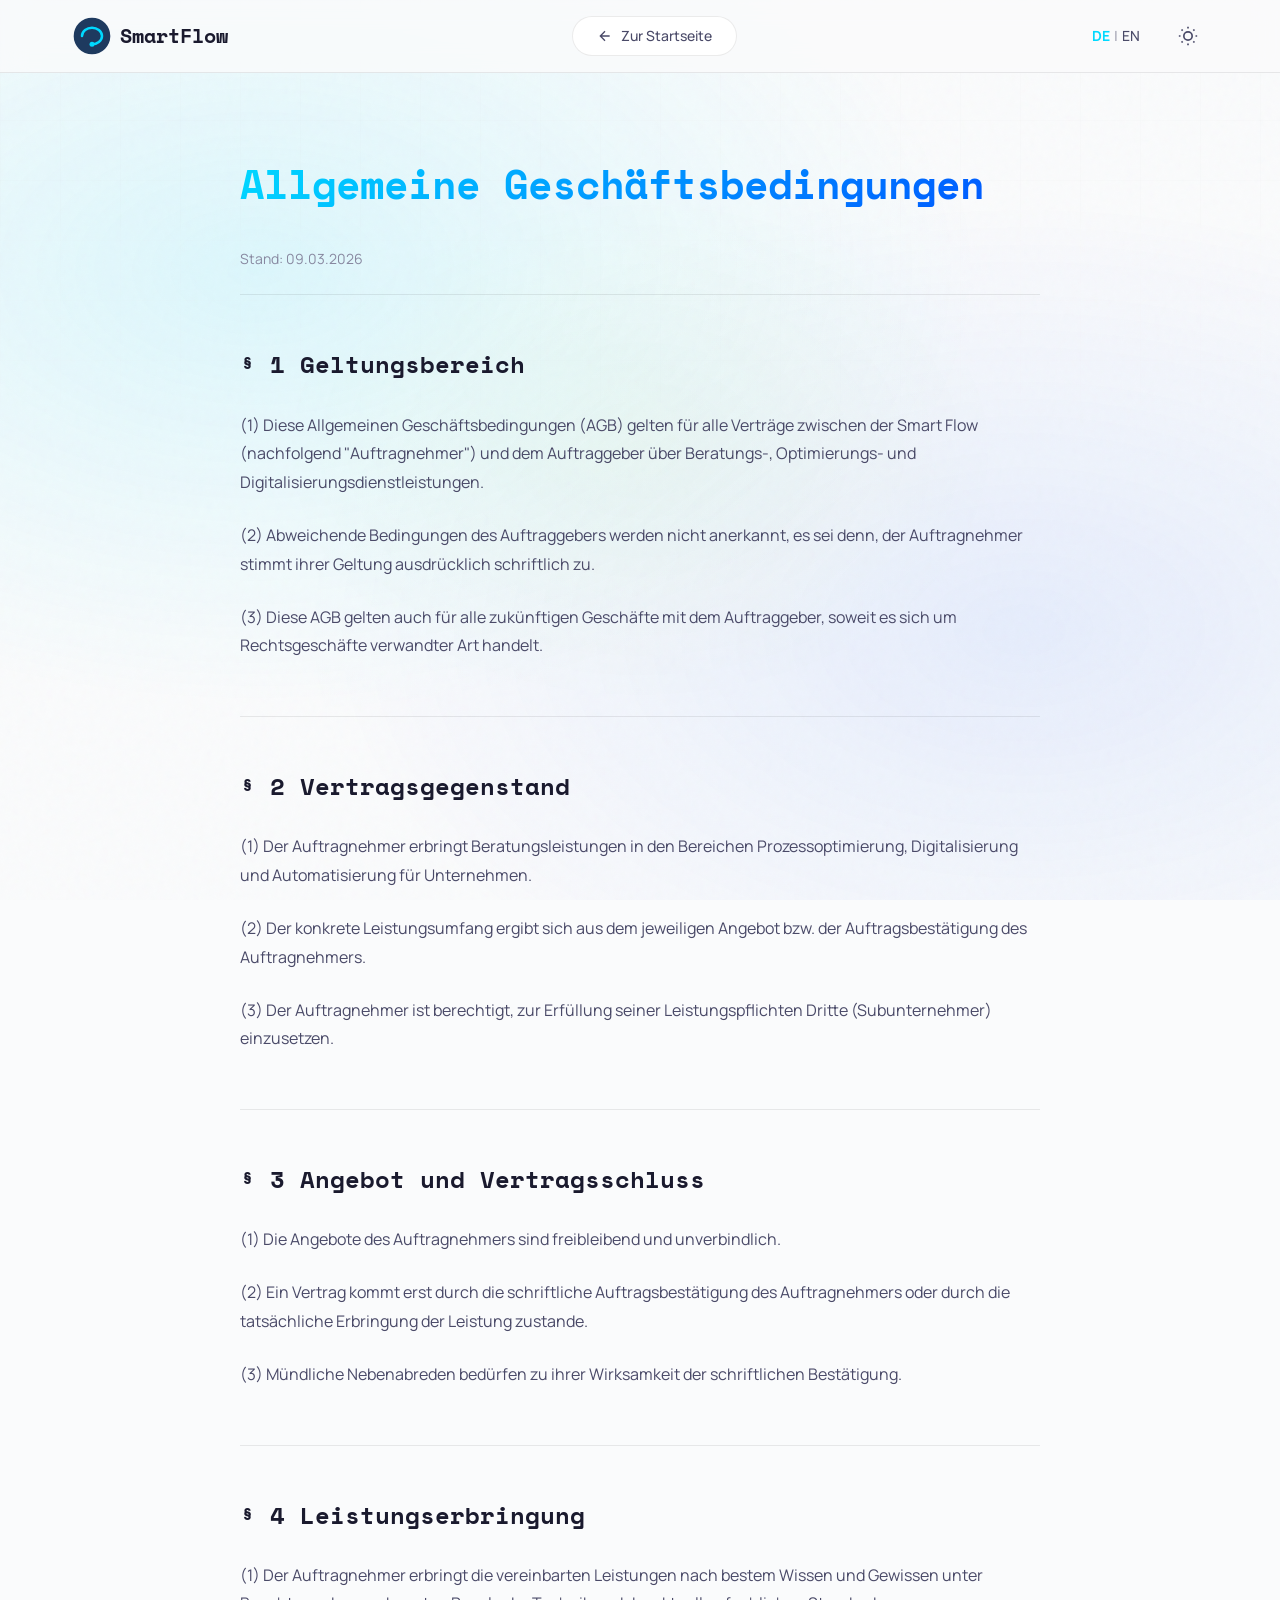
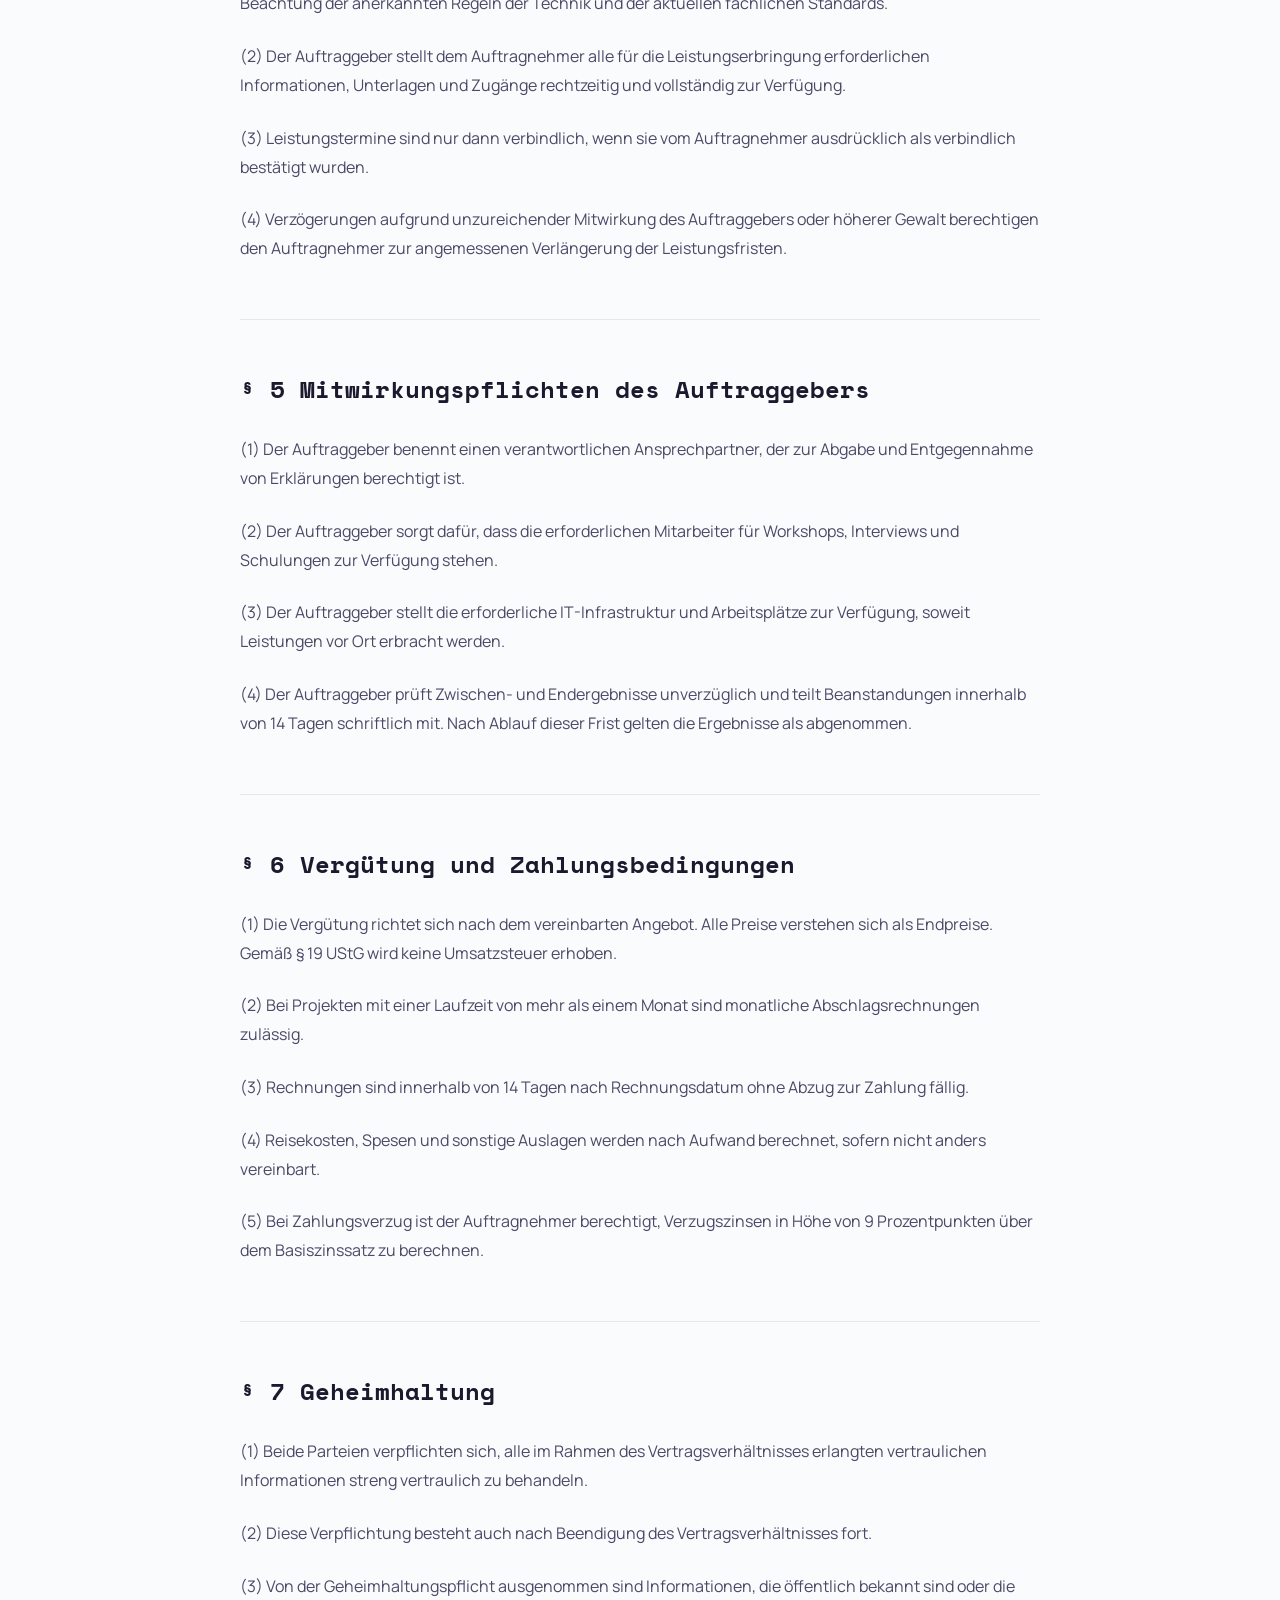
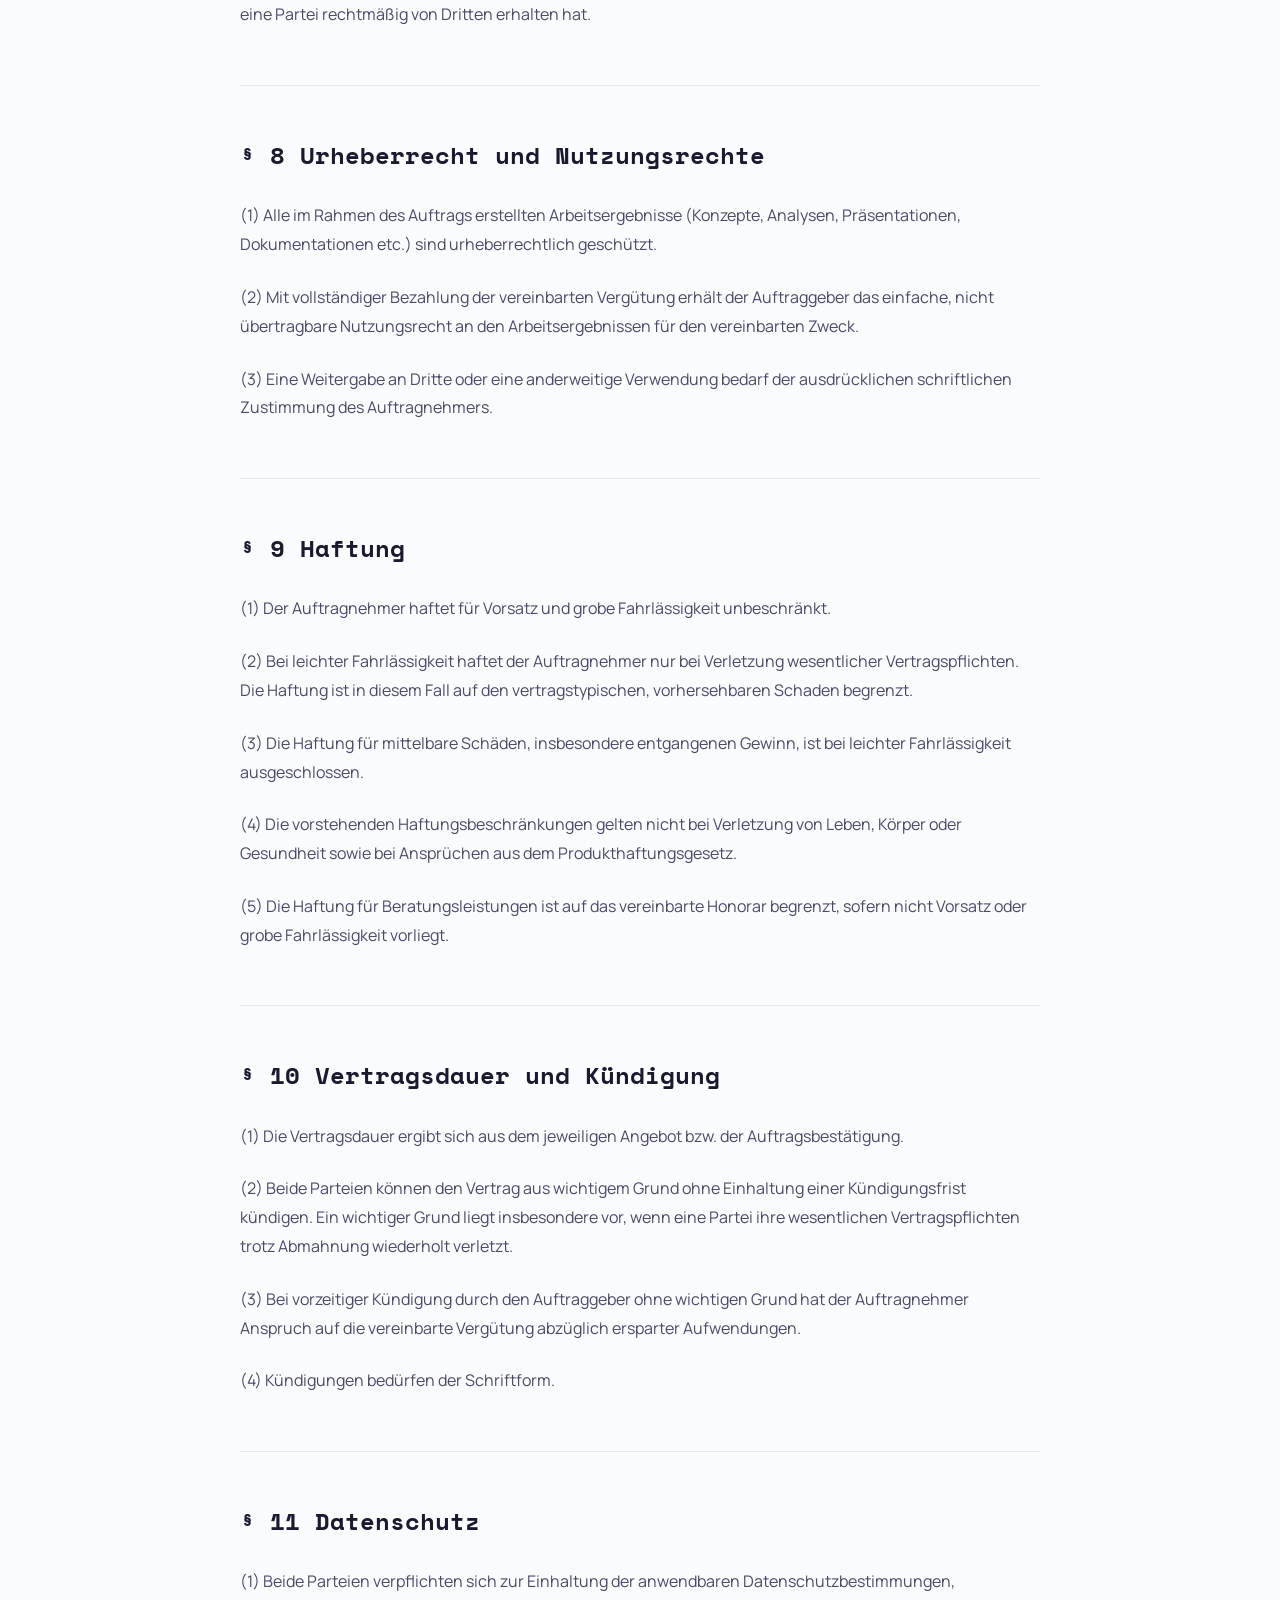
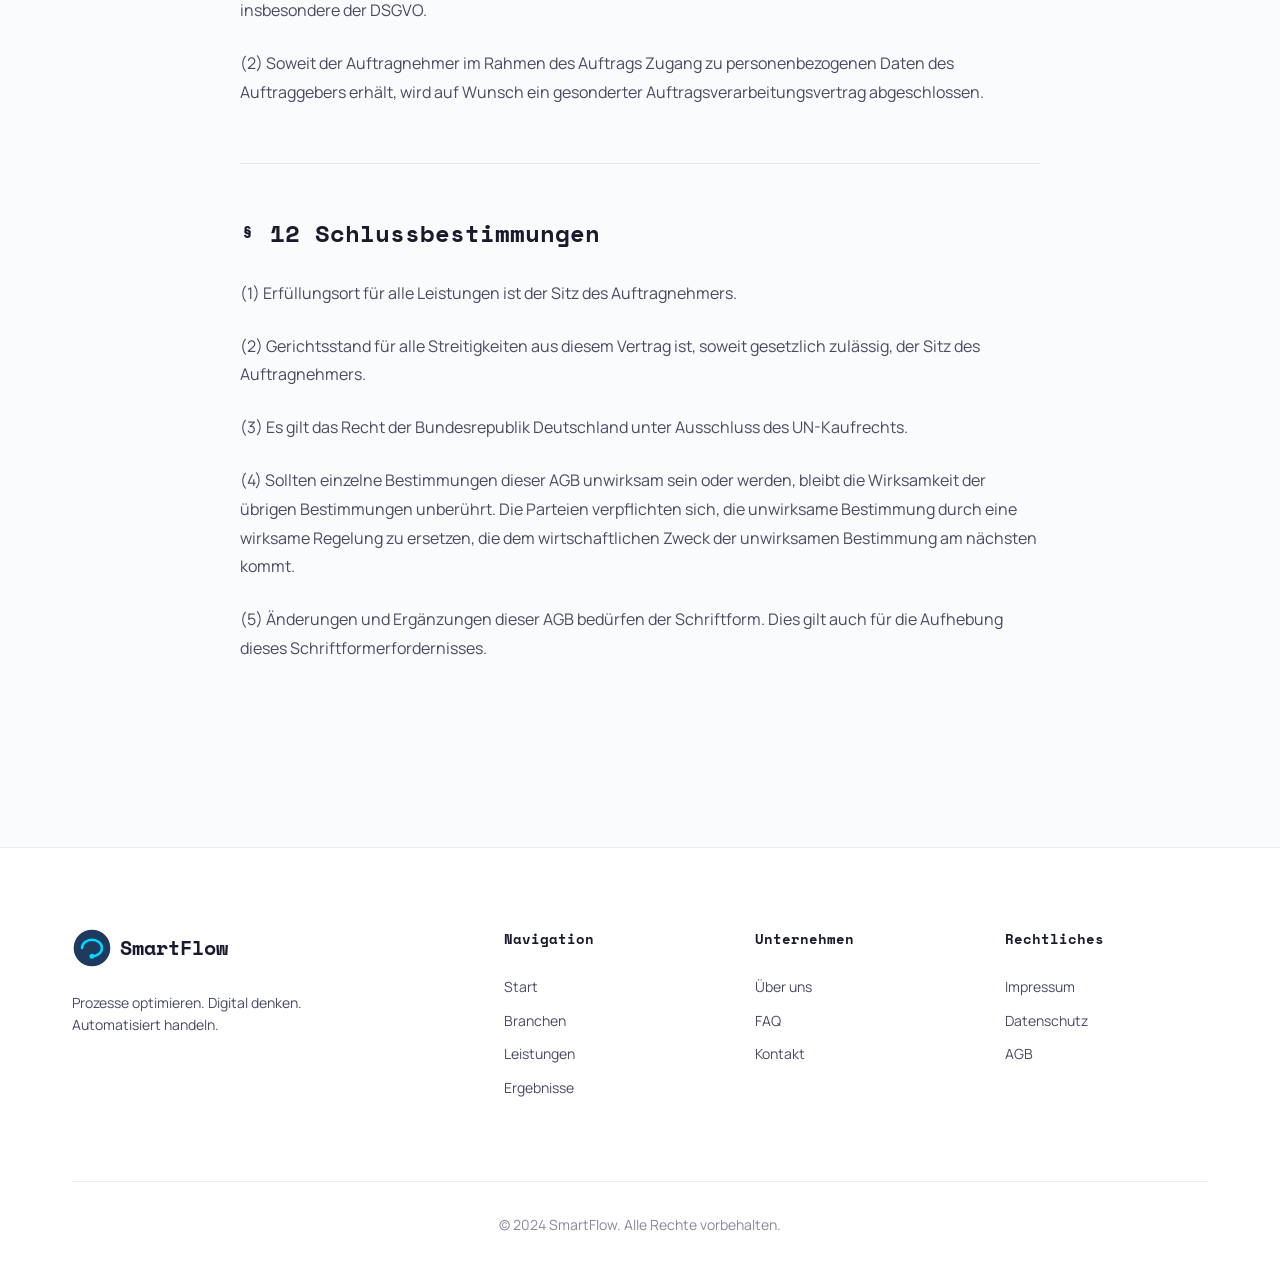
<file: agb.html>
<!DOCTYPE html>
<html lang="de">
<head>
  <meta charset="UTF-8">
  <meta name="viewport" content="width=device-width, initial-scale=1.0">
  <meta name="description" content="Allgemeine Geschäftsbedingungen - SmartFlow Prozessoptimierung, Digitalisierung und Automatisierung">
  <meta name="robots" content="noindex, follow">
  <title>AGB | SmartFlow</title>

  <!-- Favicon -->
  <link rel="icon" type="image/svg+xml" href="favicon.svg">

  <!-- Open Graph / Social Media -->
  <meta property="og:type" content="website">
  <meta property="og:url" content="https://smartflow.bayern/agb.html">
  <meta property="og:title" content="AGB | SmartFlow">
  <meta property="og:description" content="Allgemeine Geschäftsbedingungen - SmartFlow Prozessoptimierung, Digitalisierung und Automatisierung">
  <meta property="og:image" content="https://smartflow.bayern/assets/og-image.jpg">

  <!-- Language Alternates -->
  <link rel="alternate" hreflang="de" href="https://smartflow.bayern/agb.html">
  <link rel="alternate" hreflang="en" href="https://smartflow.bayern/en/terms.html">
  <link rel="alternate" hreflang="x-default" href="https://smartflow.bayern/agb.html">

  <!-- Fonts -->
  <link rel="preconnect" href="https://fonts.googleapis.com">
  <link rel="preconnect" href="https://fonts.gstatic.com" crossorigin>
  <link href="https://fonts.googleapis.com/css2?family=Space+Mono:wght@400;700&family=Manrope:wght@300;400;500;600;700&family=IBM+Plex+Mono:wght@400;500&display=swap" rel="stylesheet">

  <!-- Styles -->
  <link rel="stylesheet" href="css/styles.css">
</head>
<body>
  <!-- Background Effects -->
  <div class="bg-effects" aria-hidden="true">
    <div class="gradient-mesh"></div>
    <div class="grid-lines"></div>
    <div class="grain-overlay"></div>
  </div>

  <!-- Navigation -->
  <header class="header" role="banner">
    <nav class="nav" role="navigation" aria-label="Hauptnavigation">
      <a href="index.html" class="logo" aria-label="SmartFlow - Zur Startseite">
        <svg class="logo-icon" viewBox="0 0 48 48" width="40" height="40" aria-hidden="true">
          <circle cx="24" cy="24" r="22" fill="#1E3A5F"/>
          <path d="M12 24 C12 18, 18 14, 24 14 C30 14, 36 18, 36 24 C36 30, 30 34, 24 34" stroke="#00D9FF" stroke-width="3" fill="none" stroke-linecap="round"/>
          <circle cx="24" cy="34" r="3" fill="#00D9FF"/>
        </svg>
        <span class="logo-text">SmartFlow</span>
      </a>

      <div class="nav-legal">
        <a href="index.html" class="btn-back">
          <svg width="16" height="16" viewBox="0 0 24 24" fill="none" stroke="currentColor" stroke-width="2">
            <path d="M19 12H5M12 19l-7-7 7-7"/>
          </svg>
          Zur Startseite
        </a>
      </div>

      <div class="nav-actions">
        <a href="en/terms.html" class="lang-toggle" aria-label="Switch to English">
          <span class="lang-current">DE</span>
          <span class="lang-separator">|</span>
          <span class="lang-other">EN</span>
        </a>
        <button class="theme-toggle" aria-label="Theme wechseln" type="button">
          <svg class="icon-sun" width="20" height="20" viewBox="0 0 24 24" fill="none" stroke="currentColor" stroke-width="2">
            <circle cx="12" cy="12" r="5"/>
            <path d="M12 1v2M12 21v2M4.22 4.22l1.42 1.42M18.36 18.36l1.42 1.42M1 12h2M21 12h2M4.22 19.78l1.42-1.42M18.36 5.64l1.42-1.42"/>
          </svg>
          <svg class="icon-moon" width="20" height="20" viewBox="0 0 24 24" fill="none" stroke="currentColor" stroke-width="2">
            <path d="M21 12.79A9 9 0 1 1 11.21 3 7 7 0 0 0 21 12.79z"/>
          </svg>
        </button>
      </div>
    </nav>
  </header>

  <!-- Legal Content -->
  <main class="legal-page">
    <div class="legal-container">
      <h1>Allgemeine Geschäftsbedingungen</h1>
      <p class="legal-meta">Stand: 09.03.2026</p>

      <div class="legal-content">
        <section class="legal-section">
          <h2>§ 1 Geltungsbereich</h2>
          <p>
            (1) Diese Allgemeinen Geschäftsbedingungen (AGB) gelten für alle Verträge zwischen der Smart Flow (nachfolgend "Auftragnehmer") und dem Auftraggeber über Beratungs-, Optimierungs- und Digitalisierungsdienstleistungen.
          </p>
          <p>
            (2) Abweichende Bedingungen des Auftraggebers werden nicht anerkannt, es sei denn, der Auftragnehmer stimmt ihrer Geltung ausdrücklich schriftlich zu.
          </p>
          <p>
            (3) Diese AGB gelten auch für alle zukünftigen Geschäfte mit dem Auftraggeber, soweit es sich um Rechtsgeschäfte verwandter Art handelt.
          </p>
        </section>

        <section class="legal-section">
          <h2>§ 2 Vertragsgegenstand</h2>
          <p>
            (1) Der Auftragnehmer erbringt Beratungsleistungen in den Bereichen Prozessoptimierung, Digitalisierung und Automatisierung für Unternehmen.
          </p>
          <p>
            (2) Der konkrete Leistungsumfang ergibt sich aus dem jeweiligen Angebot bzw. der Auftragsbestätigung des Auftragnehmers.
          </p>
          <p>
            (3) Der Auftragnehmer ist berechtigt, zur Erfüllung seiner Leistungspflichten Dritte (Subunternehmer) einzusetzen.
          </p>
        </section>

        <section class="legal-section">
          <h2>§ 3 Angebot und Vertragsschluss</h2>
          <p>
            (1) Die Angebote des Auftragnehmers sind freibleibend und unverbindlich.
          </p>
          <p>
            (2) Ein Vertrag kommt erst durch die schriftliche Auftragsbestätigung des Auftragnehmers oder durch die tatsächliche Erbringung der Leistung zustande.
          </p>
          <p>
            (3) Mündliche Nebenabreden bedürfen zu ihrer Wirksamkeit der schriftlichen Bestätigung.
          </p>
        </section>

        <section class="legal-section">
          <h2>§ 4 Leistungserbringung</h2>
          <p>
            (1) Der Auftragnehmer erbringt die vereinbarten Leistungen nach bestem Wissen und Gewissen unter Beachtung der anerkannten Regeln der Technik und der aktuellen fachlichen Standards.
          </p>
          <p>
            (2) Der Auftraggeber stellt dem Auftragnehmer alle für die Leistungserbringung erforderlichen Informationen, Unterlagen und Zugänge rechtzeitig und vollständig zur Verfügung.
          </p>
          <p>
            (3) Leistungstermine sind nur dann verbindlich, wenn sie vom Auftragnehmer ausdrücklich als verbindlich bestätigt wurden.
          </p>
          <p>
            (4) Verzögerungen aufgrund unzureichender Mitwirkung des Auftraggebers oder höherer Gewalt berechtigen den Auftragnehmer zur angemessenen Verlängerung der Leistungsfristen.
          </p>
        </section>

        <section class="legal-section">
          <h2>§ 5 Mitwirkungspflichten des Auftraggebers</h2>
          <p>
            (1) Der Auftraggeber benennt einen verantwortlichen Ansprechpartner, der zur Abgabe und Entgegennahme von Erklärungen berechtigt ist.
          </p>
          <p>
            (2) Der Auftraggeber sorgt dafür, dass die erforderlichen Mitarbeiter für Workshops, Interviews und Schulungen zur Verfügung stehen.
          </p>
          <p>
            (3) Der Auftraggeber stellt die erforderliche IT-Infrastruktur und Arbeitsplätze zur Verfügung, soweit Leistungen vor Ort erbracht werden.
          </p>
          <p>
            (4) Der Auftraggeber prüft Zwischen- und Endergebnisse unverzüglich und teilt Beanstandungen innerhalb von 14 Tagen schriftlich mit. Nach Ablauf dieser Frist gelten die Ergebnisse als abgenommen.
          </p>
        </section>

        <section class="legal-section">
          <h2>§ 6 Vergütung und Zahlungsbedingungen</h2>
          <p>
            (1) Die Vergütung richtet sich nach dem vereinbarten Angebot. Alle Preise verstehen sich als Endpreise. Gemäß § 19 UStG wird keine Umsatzsteuer erhoben.
          </p>
          <p>
            (2) Bei Projekten mit einer Laufzeit von mehr als einem Monat sind monatliche Abschlagsrechnungen zulässig.
          </p>
          <p>
            (3) Rechnungen sind innerhalb von 14 Tagen nach Rechnungsdatum ohne Abzug zur Zahlung fällig.
          </p>
          <p>
            (4) Reisekosten, Spesen und sonstige Auslagen werden nach Aufwand berechnet, sofern nicht anders vereinbart.
          </p>
          <p>
            (5) Bei Zahlungsverzug ist der Auftragnehmer berechtigt, Verzugszinsen in Höhe von 9 Prozentpunkten über dem Basiszinssatz zu berechnen.
          </p>
        </section>

        <section class="legal-section">
          <h2>§ 7 Geheimhaltung</h2>
          <p>
            (1) Beide Parteien verpflichten sich, alle im Rahmen des Vertragsverhältnisses erlangten vertraulichen Informationen streng vertraulich zu behandeln.
          </p>
          <p>
            (2) Diese Verpflichtung besteht auch nach Beendigung des Vertragsverhältnisses fort.
          </p>
          <p>
            (3) Von der Geheimhaltungspflicht ausgenommen sind Informationen, die öffentlich bekannt sind oder die eine Partei rechtmäßig von Dritten erhalten hat.
          </p>
        </section>

        <section class="legal-section">
          <h2>§ 8 Urheberrecht und Nutzungsrechte</h2>
          <p>
            (1) Alle im Rahmen des Auftrags erstellten Arbeitsergebnisse (Konzepte, Analysen, Präsentationen, Dokumentationen etc.) sind urheberrechtlich geschützt.
          </p>
          <p>
            (2) Mit vollständiger Bezahlung der vereinbarten Vergütung erhält der Auftraggeber das einfache, nicht übertragbare Nutzungsrecht an den Arbeitsergebnissen für den vereinbarten Zweck.
          </p>
          <p>
            (3) Eine Weitergabe an Dritte oder eine anderweitige Verwendung bedarf der ausdrücklichen schriftlichen Zustimmung des Auftragnehmers.
          </p>
        </section>

        <section class="legal-section">
          <h2>§ 9 Haftung</h2>
          <p>
            (1) Der Auftragnehmer haftet für Vorsatz und grobe Fahrlässigkeit unbeschränkt.
          </p>
          <p>
            (2) Bei leichter Fahrlässigkeit haftet der Auftragnehmer nur bei Verletzung wesentlicher Vertragspflichten. Die Haftung ist in diesem Fall auf den vertragstypischen, vorhersehbaren Schaden begrenzt.
          </p>
          <p>
            (3) Die Haftung für mittelbare Schäden, insbesondere entgangenen Gewinn, ist bei leichter Fahrlässigkeit ausgeschlossen.
          </p>
          <p>
            (4) Die vorstehenden Haftungsbeschränkungen gelten nicht bei Verletzung von Leben, Körper oder Gesundheit sowie bei Ansprüchen aus dem Produkthaftungsgesetz.
          </p>
          <p>
            (5) Die Haftung für Beratungsleistungen ist auf das vereinbarte Honorar begrenzt, sofern nicht Vorsatz oder grobe Fahrlässigkeit vorliegt.
          </p>
        </section>

        <section class="legal-section">
          <h2>§ 10 Vertragsdauer und Kündigung</h2>
          <p>
            (1) Die Vertragsdauer ergibt sich aus dem jeweiligen Angebot bzw. der Auftragsbestätigung.
          </p>
          <p>
            (2) Beide Parteien können den Vertrag aus wichtigem Grund ohne Einhaltung einer Kündigungsfrist kündigen. Ein wichtiger Grund liegt insbesondere vor, wenn eine Partei ihre wesentlichen Vertragspflichten trotz Abmahnung wiederholt verletzt.
          </p>
          <p>
            (3) Bei vorzeitiger Kündigung durch den Auftraggeber ohne wichtigen Grund hat der Auftragnehmer Anspruch auf die vereinbarte Vergütung abzüglich ersparter Aufwendungen.
          </p>
          <p>
            (4) Kündigungen bedürfen der Schriftform.
          </p>
        </section>

        <section class="legal-section">
          <h2>§ 11 Datenschutz</h2>
          <p>
            (1) Beide Parteien verpflichten sich zur Einhaltung der anwendbaren Datenschutzbestimmungen, insbesondere der DSGVO.
          </p>
          <p>
            (2) Soweit der Auftragnehmer im Rahmen des Auftrags Zugang zu personenbezogenen Daten des Auftraggebers erhält, wird auf Wunsch ein gesonderter Auftragsverarbeitungsvertrag abgeschlossen.
          </p>
        </section>

        <section class="legal-section">
          <h2>§ 12 Schlussbestimmungen</h2>
          <p>
            (1) Erfüllungsort für alle Leistungen ist der Sitz des Auftragnehmers.
          </p>
          <p>
            (2) Gerichtsstand für alle Streitigkeiten aus diesem Vertrag ist, soweit gesetzlich zulässig, der Sitz des Auftragnehmers.
          </p>
          <p>
            (3) Es gilt das Recht der Bundesrepublik Deutschland unter Ausschluss des UN-Kaufrechts.
          </p>
          <p>
            (4) Sollten einzelne Bestimmungen dieser AGB unwirksam sein oder werden, bleibt die Wirksamkeit der übrigen Bestimmungen unberührt. Die Parteien verpflichten sich, die unwirksame Bestimmung durch eine wirksame Regelung zu ersetzen, die dem wirtschaftlichen Zweck der unwirksamen Bestimmung am nächsten kommt.
          </p>
          <p>
            (5) Änderungen und Ergänzungen dieser AGB bedürfen der Schriftform. Dies gilt auch für die Aufhebung dieses Schriftformerfordernisses.
          </p>
        </section>
      </div>
    </div>
  </main>

  <!-- Footer -->
  <footer class="footer">
    <div class="footer-container">
      <div class="footer-main">
        <div class="footer-brand">
          <a href="index.html" class="logo">
            <svg class="logo-icon" viewBox="0 0 48 48" width="40" height="40">
              <circle cx="24" cy="24" r="22" fill="#1E3A5F"/>
              <path d="M12 24 C12 18, 18 14, 24 14 C30 14, 36 18, 36 24 C36 30, 30 34, 24 34" stroke="#00D9FF" stroke-width="3" fill="none" stroke-linecap="round"/>
              <circle cx="24" cy="34" r="3" fill="#00D9FF"/>
            </svg>
            <span class="logo-text">SmartFlow</span>
          </a>
          <p class="footer-tagline">Prozesse optimieren. Digital denken. Automatisiert handeln.</p>
        </div>

        <nav class="footer-nav">
          <div class="footer-nav-group">
            <h4>Navigation</h4>
            <ul>
              <li><a href="index.html">Start</a></li>
              <li><a href="index.html#branchen">Branchen</a></li>
              <li><a href="index.html#services">Leistungen</a></li>
              <li><a href="index.html#results">Ergebnisse</a></li>
            </ul>
          </div>

          <div class="footer-nav-group">
            <h4>Unternehmen</h4>
            <ul>
              <li><a href="index.html#about">Über uns</a></li>
              <li><a href="index.html#faq">FAQ</a></li>
              <li><a href="index.html#contact">Kontakt</a></li>
            </ul>
          </div>

          <div class="footer-nav-group">
            <h4>Rechtliches</h4>
            <ul>
              <li><a href="impressum.html">Impressum</a></li>
              <li><a href="datenschutz.html">Datenschutz</a></li>
              <li><a href="agb.html">AGB</a></li>
            </ul>
          </div>
        </nav>
      </div>

      <div class="footer-bottom">
        <p>&copy; 2024 SmartFlow. Alle Rechte vorbehalten.</p>
      </div>
    </div>
  </footer>

  <!-- JavaScript -->
  <script src="js/main.js"></script>
</body>
</html>
</file>
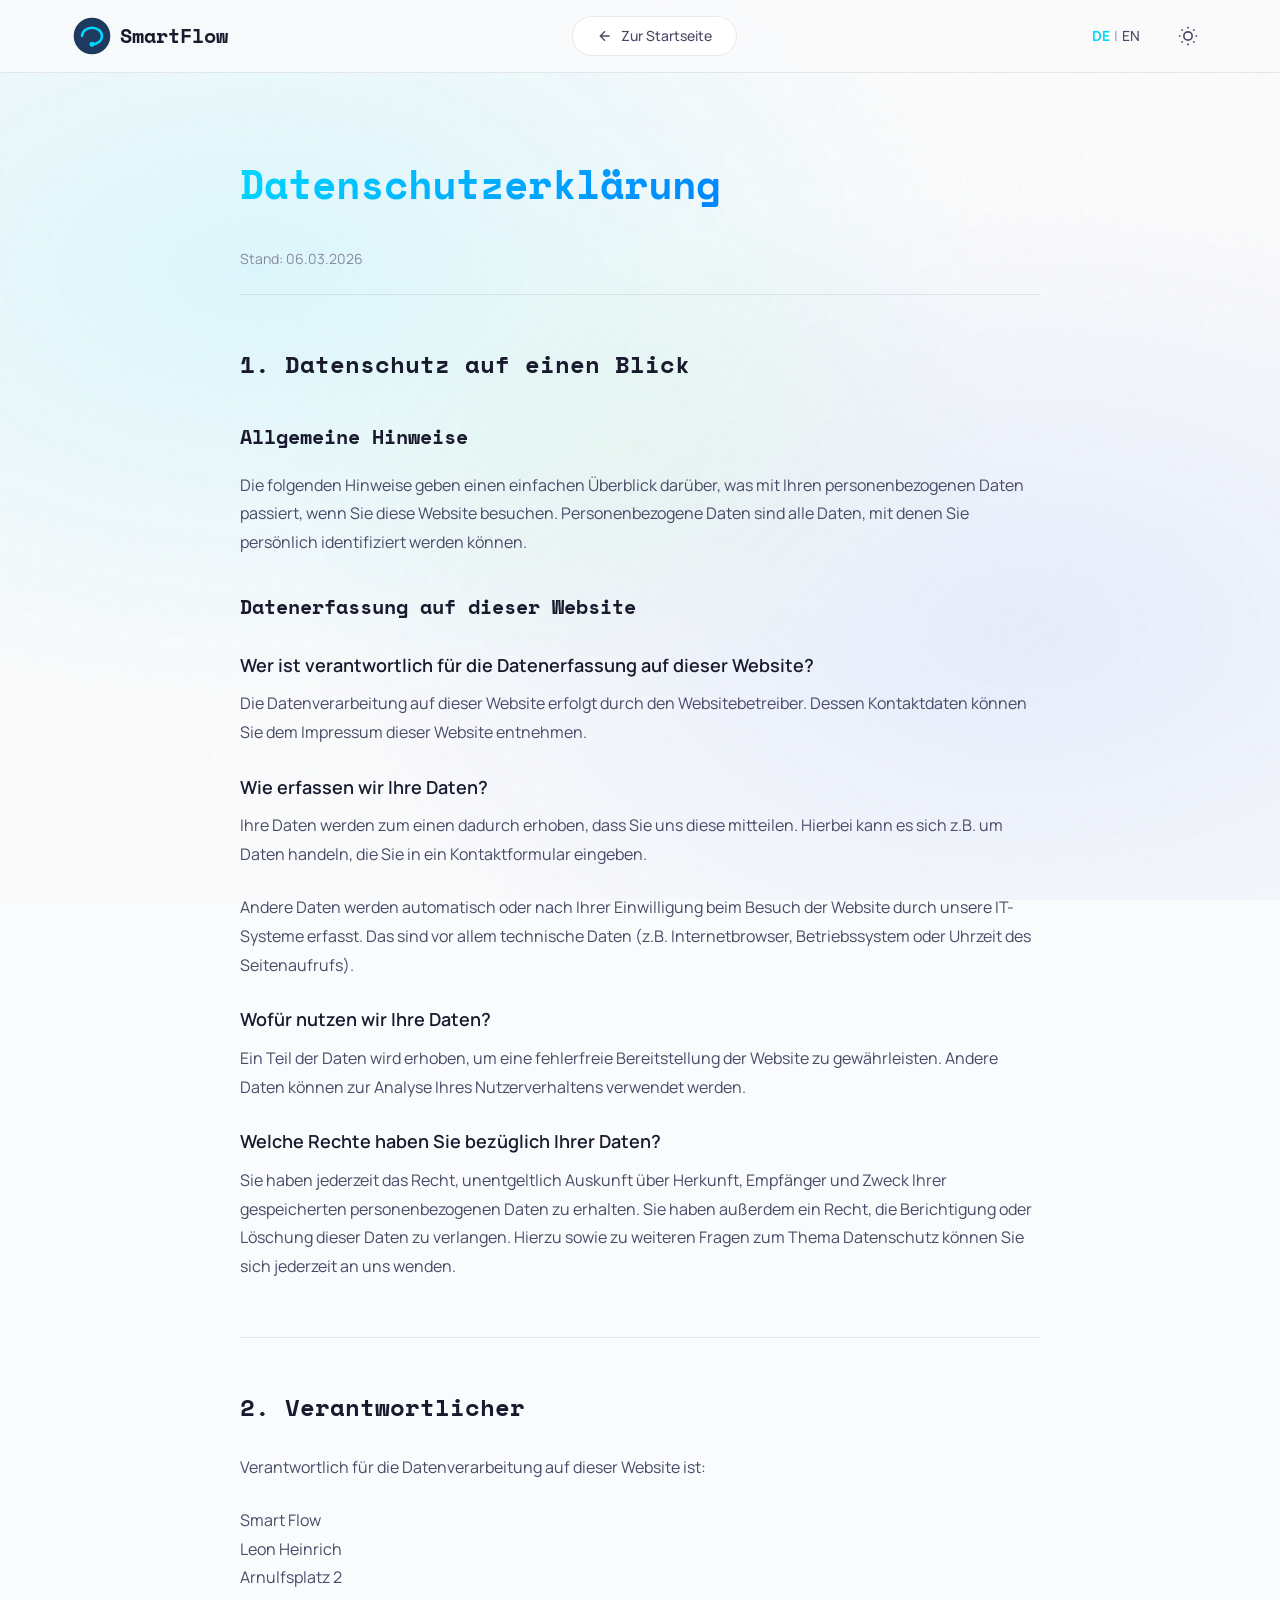
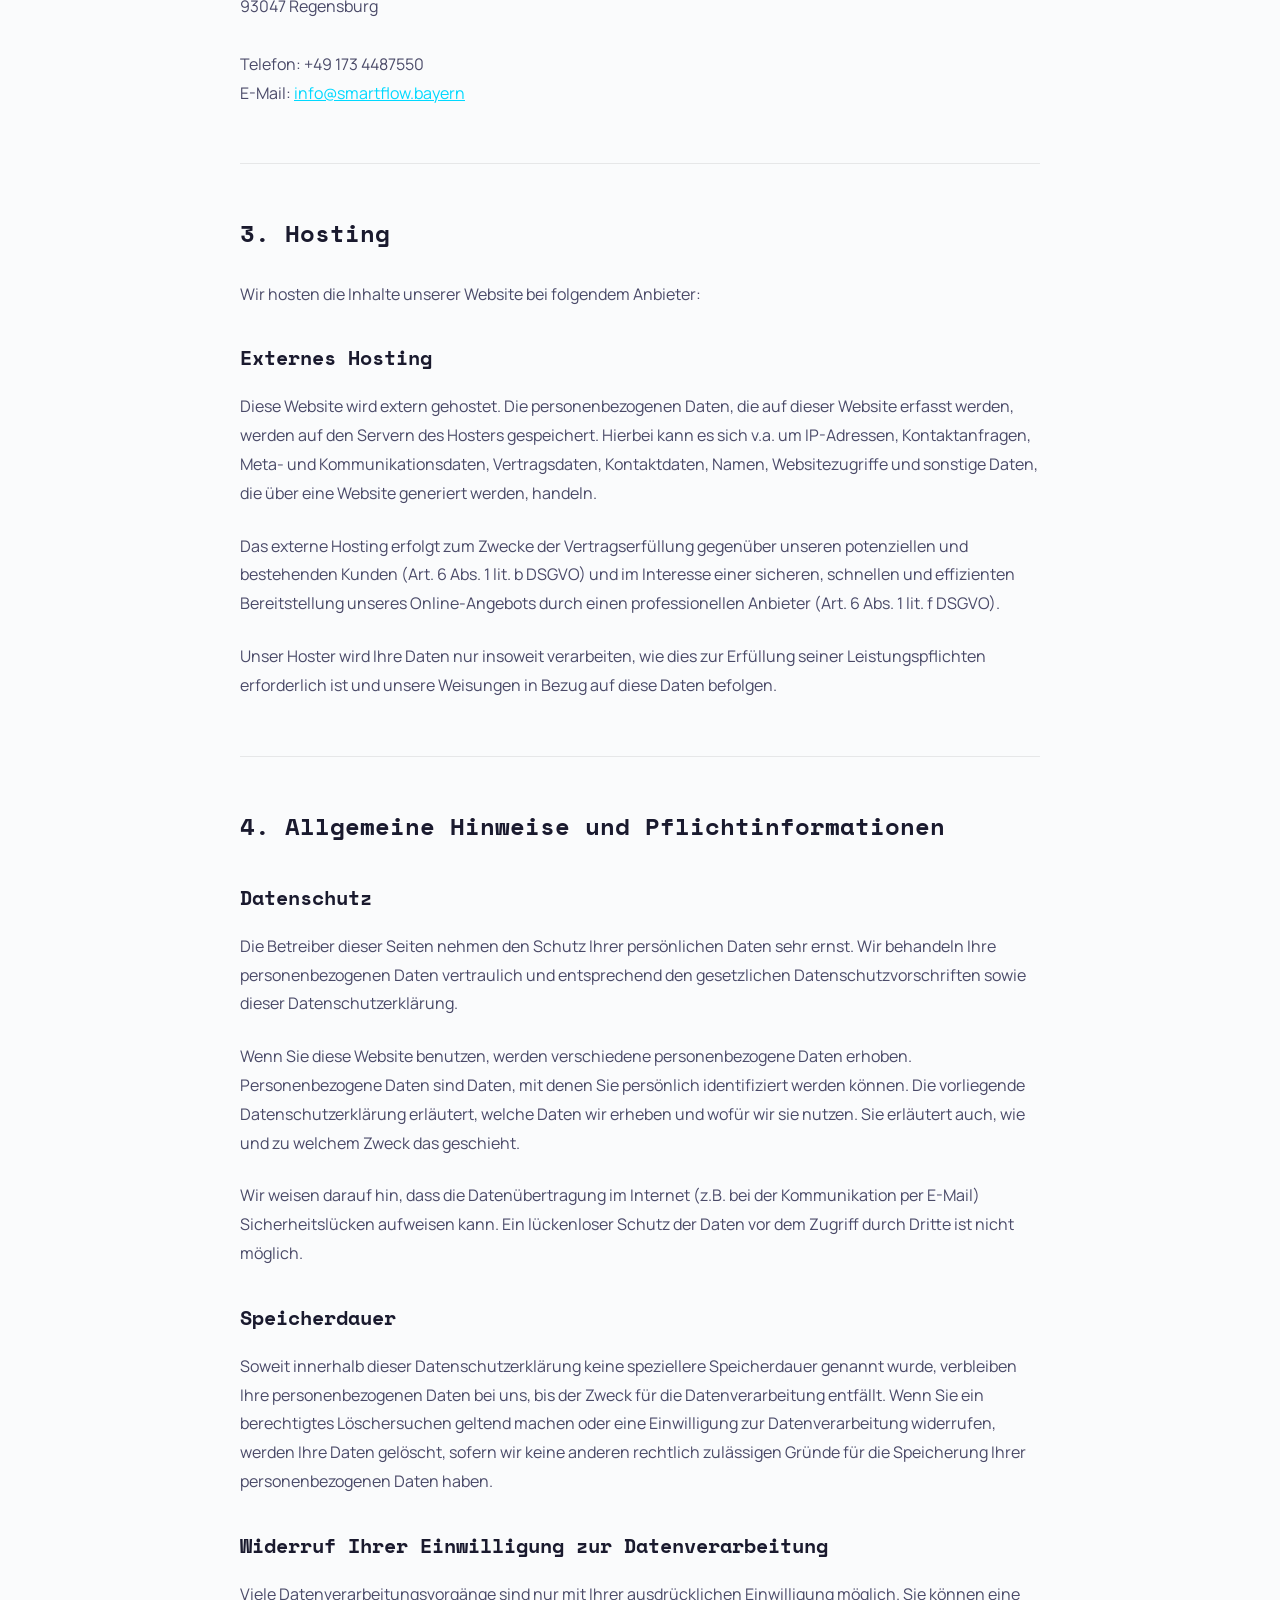
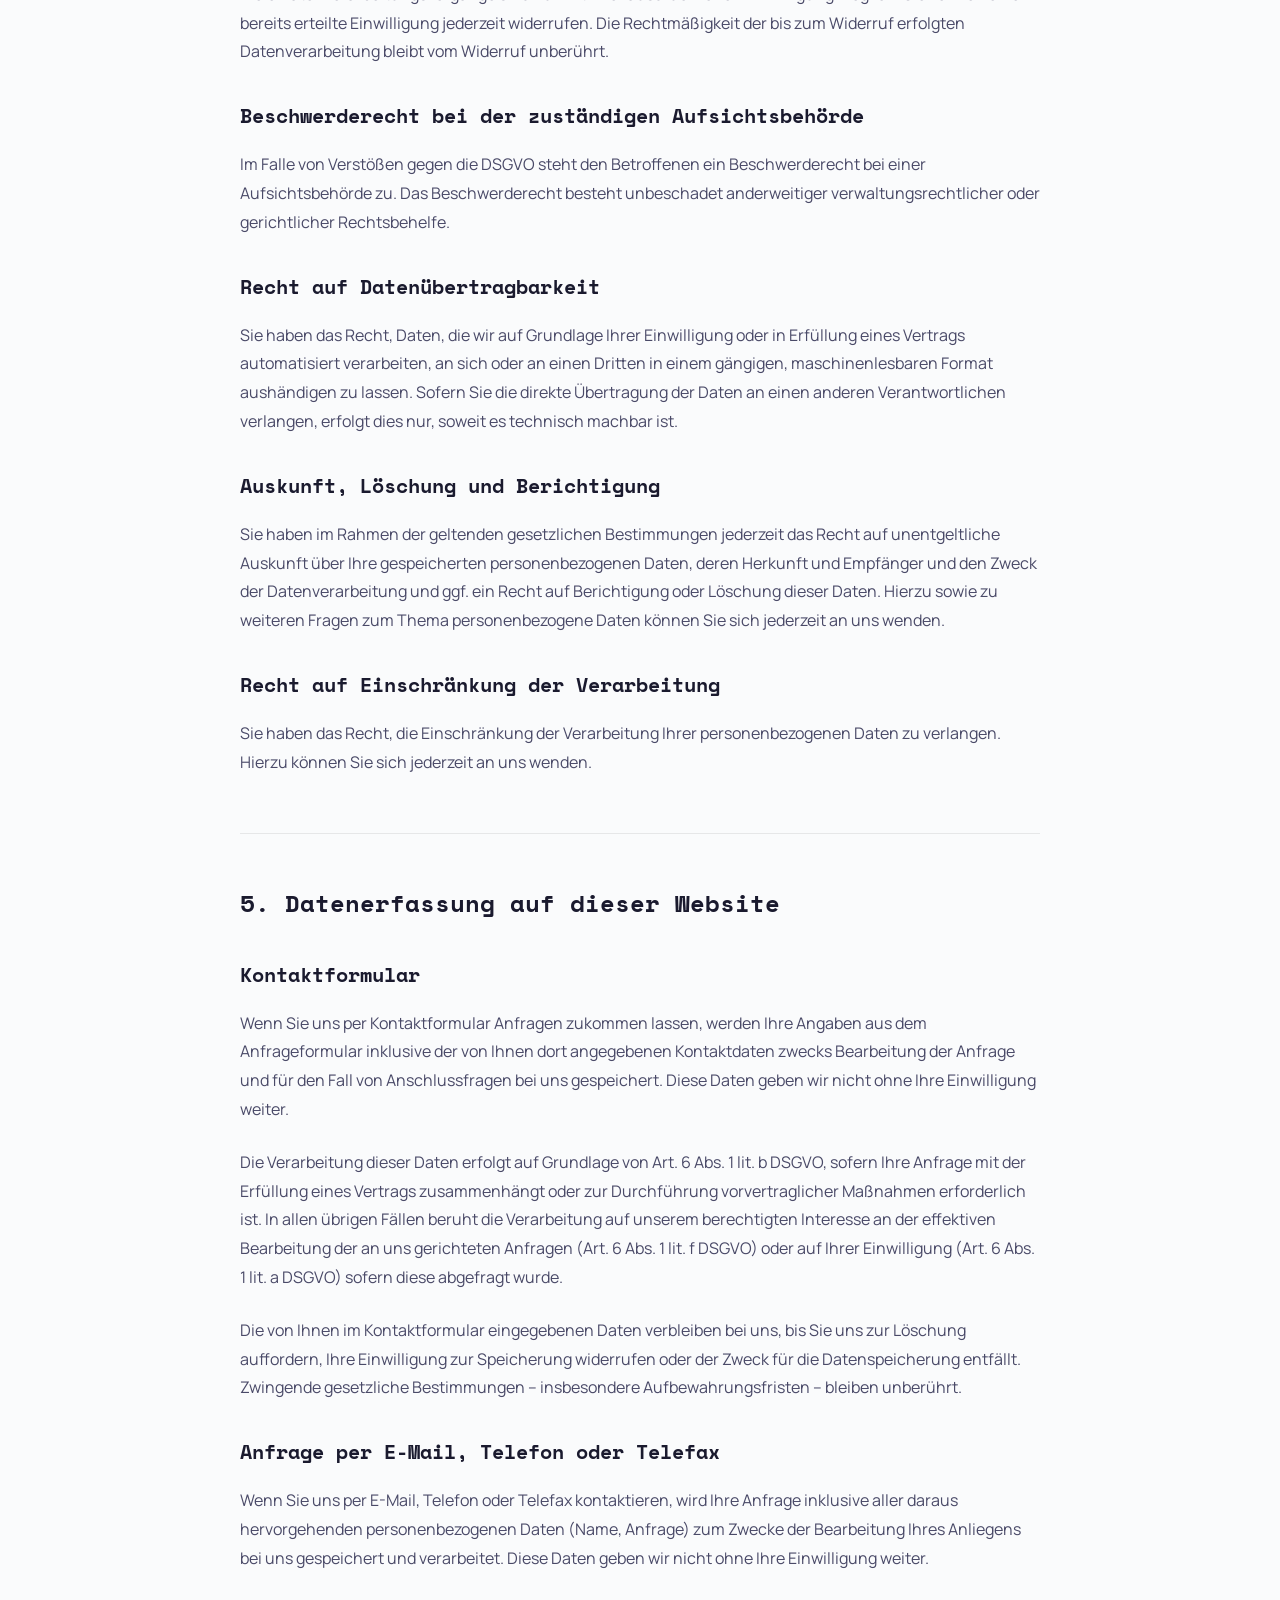
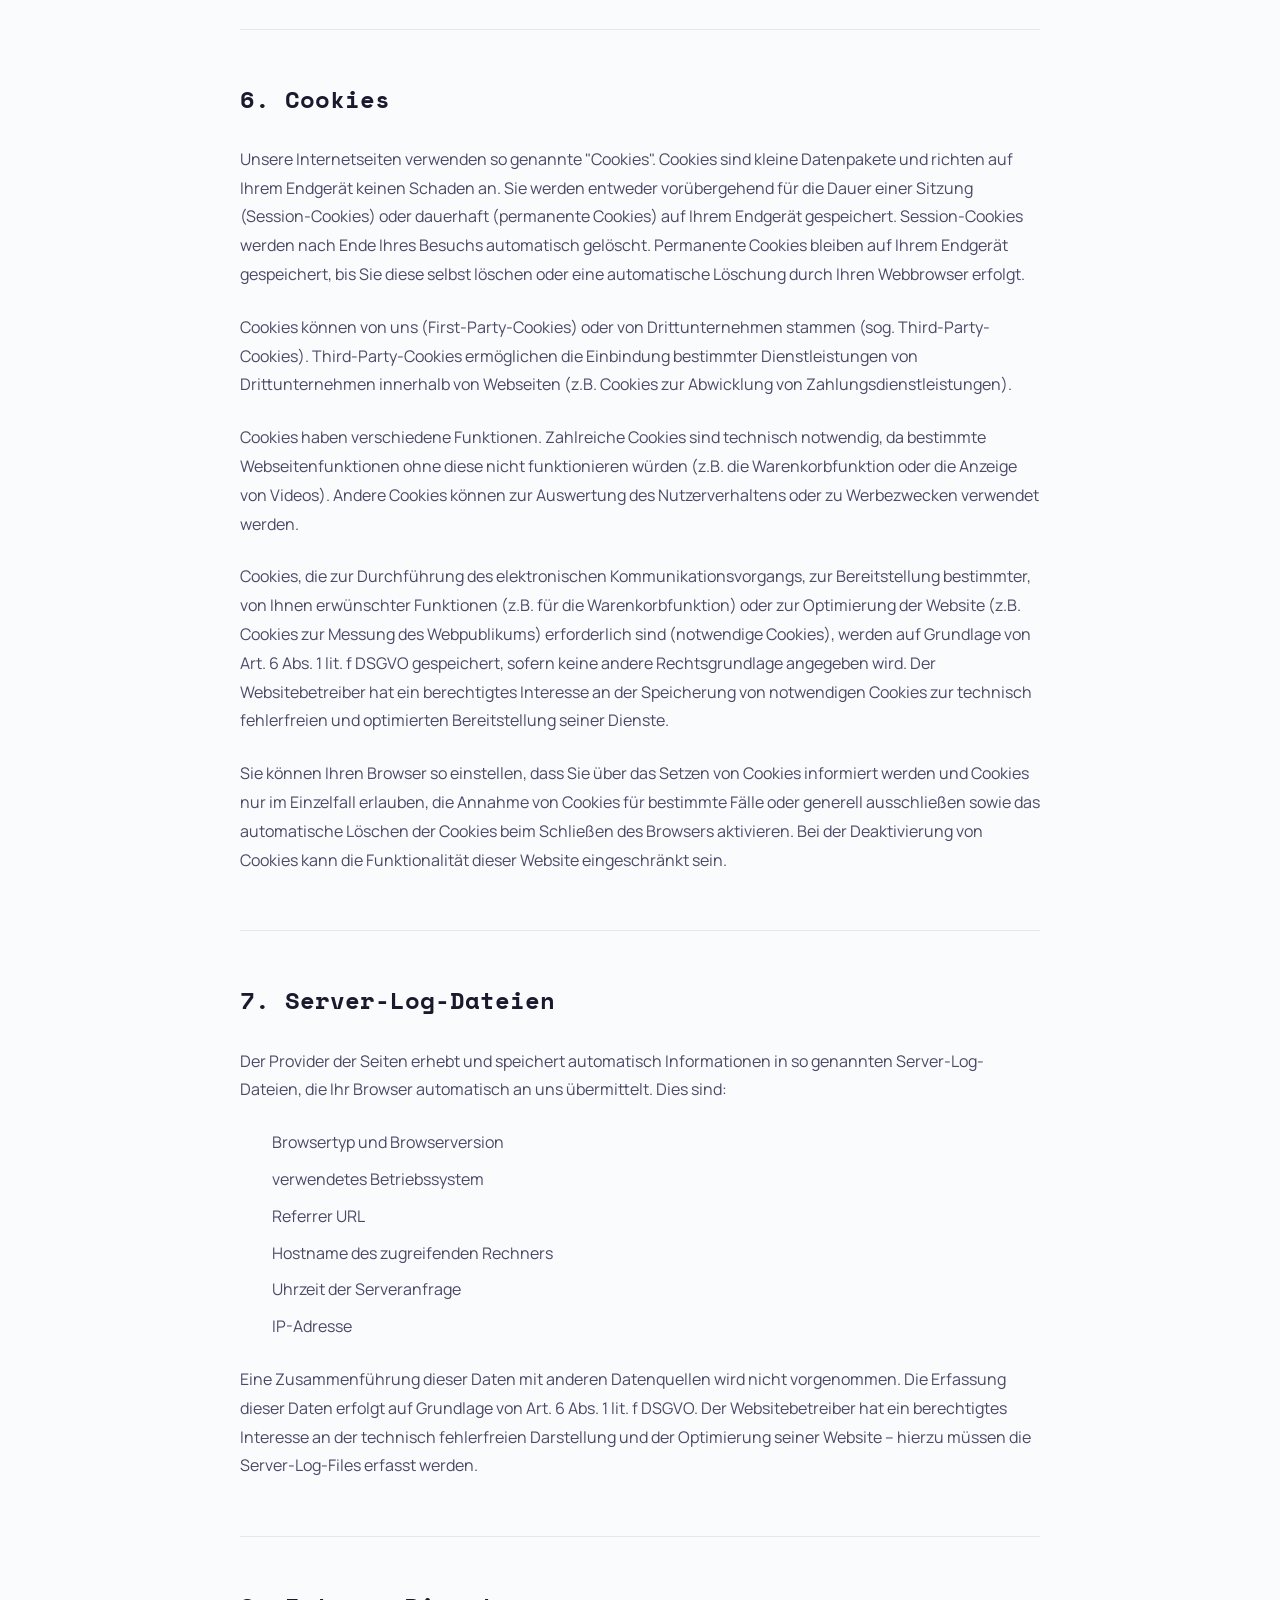
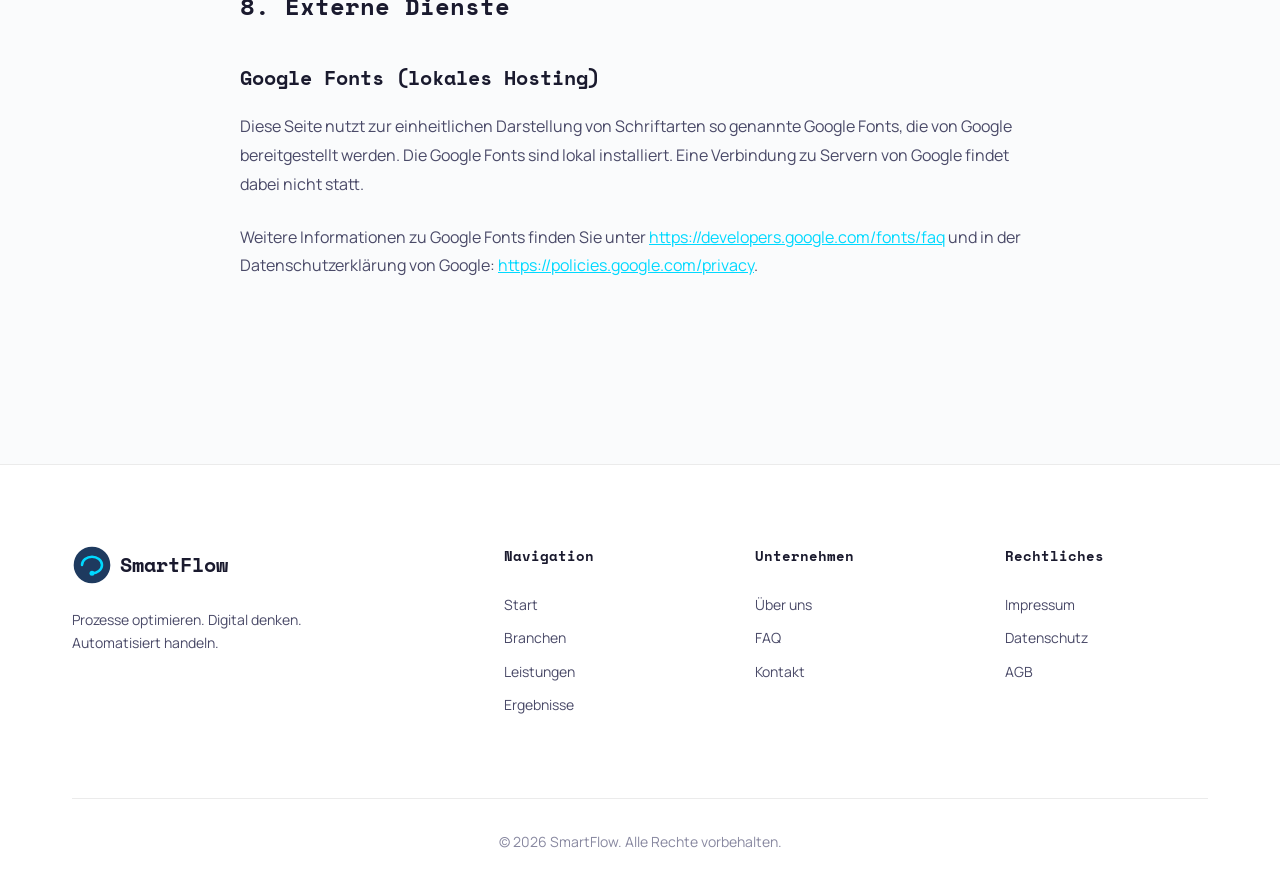
<file: datenschutz.html>
<!DOCTYPE html>
<html lang="de">
<head>
  <meta charset="UTF-8">
  <meta name="viewport" content="width=device-width, initial-scale=1.0">
  <meta name="description" content="Datenschutzerklärung - SmartFlow Prozessoptimierung, Digitalisierung und Automatisierung">
  <meta name="robots" content="noindex, follow">
  <title>Datenschutz | SmartFlow</title>

  <!-- Favicon -->
  <link rel="icon" type="image/svg+xml" href="favicon.svg">

  <!-- Open Graph / Social Media -->
  <meta property="og:type" content="website">
  <meta property="og:url" content="https://smartflow.bayern/datenschutz.html">
  <meta property="og:title" content="Datenschutz | SmartFlow">
  <meta property="og:description" content="Datenschutzerklärung - SmartFlow Prozessoptimierung, Digitalisierung und Automatisierung">
  <meta property="og:image" content="https://smartflow.bayern/assets/og-image.jpg">

  <!-- Language Alternates -->
  <link rel="alternate" hreflang="de" href="https://smartflow.bayern/datenschutz.html">
  <link rel="alternate" hreflang="en" href="https://smartflow.bayern/en/privacy-policy.html">
  <link rel="alternate" hreflang="x-default" href="https://smartflow.bayern/datenschutz.html">

  <!-- Fonts -->
  <link rel="preconnect" href="https://fonts.googleapis.com">
  <link rel="preconnect" href="https://fonts.gstatic.com" crossorigin>
  <link href="https://fonts.googleapis.com/css2?family=Space+Mono:wght@400;700&family=Manrope:wght@300;400;500;600;700&family=IBM+Plex+Mono:wght@400;500&display=swap" rel="stylesheet">

  <!-- Styles -->
  <link rel="stylesheet" href="css/styles.css">
</head>
<body>
  <!-- Background Effects -->
  <div class="bg-effects" aria-hidden="true">
    <div class="gradient-mesh"></div>
    <div class="grid-lines"></div>
    <div class="grain-overlay"></div>
  </div>

  <!-- Navigation -->
  <header class="header" role="banner">
    <nav class="nav" role="navigation" aria-label="Hauptnavigation">
      <a href="index.html" class="logo" aria-label="SmartFlow - Zur Startseite">
        <svg class="logo-icon" viewBox="0 0 48 48" width="40" height="40" aria-hidden="true">
          <circle cx="24" cy="24" r="22" fill="#1E3A5F"/>
          <path d="M12 24 C12 18, 18 14, 24 14 C30 14, 36 18, 36 24 C36 30, 30 34, 24 34" stroke="#00D9FF" stroke-width="3" fill="none" stroke-linecap="round"/>
          <circle cx="24" cy="34" r="3" fill="#00D9FF"/>
        </svg>
        <span class="logo-text">SmartFlow</span>
      </a>

      <div class="nav-legal">
        <a href="index.html" class="btn-back">
          <svg width="16" height="16" viewBox="0 0 24 24" fill="none" stroke="currentColor" stroke-width="2">
            <path d="M19 12H5M12 19l-7-7 7-7"/>
          </svg>
          Zur Startseite
        </a>
      </div>

      <div class="nav-actions">
        <a href="en/privacy-policy.html" class="lang-toggle" aria-label="Switch to English">
          <span class="lang-current">DE</span>
          <span class="lang-separator">|</span>
          <span class="lang-other">EN</span>
        </a>
        <button class="theme-toggle" aria-label="Theme wechseln" type="button">
          <svg class="icon-sun" width="20" height="20" viewBox="0 0 24 24" fill="none" stroke="currentColor" stroke-width="2">
            <circle cx="12" cy="12" r="5"/>
            <path d="M12 1v2M12 21v2M4.22 4.22l1.42 1.42M18.36 18.36l1.42 1.42M1 12h2M21 12h2M4.22 19.78l1.42-1.42M18.36 5.64l1.42-1.42"/>
          </svg>
          <svg class="icon-moon" width="20" height="20" viewBox="0 0 24 24" fill="none" stroke="currentColor" stroke-width="2">
            <path d="M21 12.79A9 9 0 1 1 11.21 3 7 7 0 0 0 21 12.79z"/>
          </svg>
        </button>
      </div>
    </nav>
  </header>

  <!-- Legal Content -->
  <main class="legal-page">
    <div class="legal-container">
      <h1>Datenschutzerklärung</h1>
      <p class="legal-meta">Stand: 06.03.2026</p>

      <div class="legal-content">
        <section class="legal-section">
          <h2>1. Datenschutz auf einen Blick</h2>

          <h3>Allgemeine Hinweise</h3>
          <p>
            Die folgenden Hinweise geben einen einfachen Überblick darüber, was mit Ihren personenbezogenen Daten passiert, wenn Sie diese Website besuchen. Personenbezogene Daten sind alle Daten, mit denen Sie persönlich identifiziert werden können.
          </p>

          <h3>Datenerfassung auf dieser Website</h3>
          <h4>Wer ist verantwortlich für die Datenerfassung auf dieser Website?</h4>
          <p>
            Die Datenverarbeitung auf dieser Website erfolgt durch den Websitebetreiber. Dessen Kontaktdaten können Sie dem Impressum dieser Website entnehmen.
          </p>

          <h4>Wie erfassen wir Ihre Daten?</h4>
          <p>
            Ihre Daten werden zum einen dadurch erhoben, dass Sie uns diese mitteilen. Hierbei kann es sich z.B. um Daten handeln, die Sie in ein Kontaktformular eingeben.
          </p>
          <p>
            Andere Daten werden automatisch oder nach Ihrer Einwilligung beim Besuch der Website durch unsere IT-Systeme erfasst. Das sind vor allem technische Daten (z.B. Internetbrowser, Betriebssystem oder Uhrzeit des Seitenaufrufs).
          </p>

          <h4>Wofür nutzen wir Ihre Daten?</h4>
          <p>
            Ein Teil der Daten wird erhoben, um eine fehlerfreie Bereitstellung der Website zu gewährleisten. Andere Daten können zur Analyse Ihres Nutzerverhaltens verwendet werden.
          </p>

          <h4>Welche Rechte haben Sie bezüglich Ihrer Daten?</h4>
          <p>
            Sie haben jederzeit das Recht, unentgeltlich Auskunft über Herkunft, Empfänger und Zweck Ihrer gespeicherten personenbezogenen Daten zu erhalten. Sie haben außerdem ein Recht, die Berichtigung oder Löschung dieser Daten zu verlangen. Hierzu sowie zu weiteren Fragen zum Thema Datenschutz können Sie sich jederzeit an uns wenden.
          </p>
        </section>

        <section class="legal-section">
          <h2>2. Verantwortlicher</h2>
          <p>Verantwortlich für die Datenverarbeitung auf dieser Website ist:</p>
          <address>
            Smart Flow<br>
            Leon Heinrich<br>
            Arnulfsplatz 2<br>
            93047 Regensburg<br>
            <br>
            Telefon: +49 173 4487550<br>
            E-Mail: <a href="mailto:info@smartflow.bayern">info@smartflow.bayern</a>
          </address>
        </section>

        <section class="legal-section">
          <h2>3. Hosting</h2>
          <p>
            Wir hosten die Inhalte unserer Website bei folgendem Anbieter:
          </p>

          <h3>Externes Hosting</h3>
          <p>
            Diese Website wird extern gehostet. Die personenbezogenen Daten, die auf dieser Website erfasst werden, werden auf den Servern des Hosters gespeichert. Hierbei kann es sich v.a. um IP-Adressen, Kontaktanfragen, Meta- und Kommunikationsdaten, Vertragsdaten, Kontaktdaten, Namen, Websitezugriffe und sonstige Daten, die über eine Website generiert werden, handeln.
          </p>
          <p>
            Das externe Hosting erfolgt zum Zwecke der Vertragserfüllung gegenüber unseren potenziellen und bestehenden Kunden (Art. 6 Abs. 1 lit. b DSGVO) und im Interesse einer sicheren, schnellen und effizienten Bereitstellung unseres Online-Angebots durch einen professionellen Anbieter (Art. 6 Abs. 1 lit. f DSGVO).
          </p>
          <p>
            Unser Hoster wird Ihre Daten nur insoweit verarbeiten, wie dies zur Erfüllung seiner Leistungspflichten erforderlich ist und unsere Weisungen in Bezug auf diese Daten befolgen.
          </p>
        </section>

        <section class="legal-section">
          <h2>4. Allgemeine Hinweise und Pflichtinformationen</h2>

          <h3>Datenschutz</h3>
          <p>
            Die Betreiber dieser Seiten nehmen den Schutz Ihrer persönlichen Daten sehr ernst. Wir behandeln Ihre personenbezogenen Daten vertraulich und entsprechend den gesetzlichen Datenschutzvorschriften sowie dieser Datenschutzerklärung.
          </p>
          <p>
            Wenn Sie diese Website benutzen, werden verschiedene personenbezogene Daten erhoben. Personenbezogene Daten sind Daten, mit denen Sie persönlich identifiziert werden können. Die vorliegende Datenschutzerklärung erläutert, welche Daten wir erheben und wofür wir sie nutzen. Sie erläutert auch, wie und zu welchem Zweck das geschieht.
          </p>
          <p>
            Wir weisen darauf hin, dass die Datenübertragung im Internet (z.B. bei der Kommunikation per E-Mail) Sicherheitslücken aufweisen kann. Ein lückenloser Schutz der Daten vor dem Zugriff durch Dritte ist nicht möglich.
          </p>

          <h3>Speicherdauer</h3>
          <p>
            Soweit innerhalb dieser Datenschutzerklärung keine speziellere Speicherdauer genannt wurde, verbleiben Ihre personenbezogenen Daten bei uns, bis der Zweck für die Datenverarbeitung entfällt. Wenn Sie ein berechtigtes Löschersuchen geltend machen oder eine Einwilligung zur Datenverarbeitung widerrufen, werden Ihre Daten gelöscht, sofern wir keine anderen rechtlich zulässigen Gründe für die Speicherung Ihrer personenbezogenen Daten haben.
          </p>

          <h3>Widerruf Ihrer Einwilligung zur Datenverarbeitung</h3>
          <p>
            Viele Datenverarbeitungsvorgänge sind nur mit Ihrer ausdrücklichen Einwilligung möglich. Sie können eine bereits erteilte Einwilligung jederzeit widerrufen. Die Rechtmäßigkeit der bis zum Widerruf erfolgten Datenverarbeitung bleibt vom Widerruf unberührt.
          </p>

          <h3>Beschwerderecht bei der zuständigen Aufsichtsbehörde</h3>
          <p>
            Im Falle von Verstößen gegen die DSGVO steht den Betroffenen ein Beschwerderecht bei einer Aufsichtsbehörde zu. Das Beschwerderecht besteht unbeschadet anderweitiger verwaltungsrechtlicher oder gerichtlicher Rechtsbehelfe.
          </p>

          <h3>Recht auf Datenübertragbarkeit</h3>
          <p>
            Sie haben das Recht, Daten, die wir auf Grundlage Ihrer Einwilligung oder in Erfüllung eines Vertrags automatisiert verarbeiten, an sich oder an einen Dritten in einem gängigen, maschinenlesbaren Format aushändigen zu lassen. Sofern Sie die direkte Übertragung der Daten an einen anderen Verantwortlichen verlangen, erfolgt dies nur, soweit es technisch machbar ist.
          </p>

          <h3>Auskunft, Löschung und Berichtigung</h3>
          <p>
            Sie haben im Rahmen der geltenden gesetzlichen Bestimmungen jederzeit das Recht auf unentgeltliche Auskunft über Ihre gespeicherten personenbezogenen Daten, deren Herkunft und Empfänger und den Zweck der Datenverarbeitung und ggf. ein Recht auf Berichtigung oder Löschung dieser Daten. Hierzu sowie zu weiteren Fragen zum Thema personenbezogene Daten können Sie sich jederzeit an uns wenden.
          </p>

          <h3>Recht auf Einschränkung der Verarbeitung</h3>
          <p>
            Sie haben das Recht, die Einschränkung der Verarbeitung Ihrer personenbezogenen Daten zu verlangen. Hierzu können Sie sich jederzeit an uns wenden.
          </p>
        </section>

        <section class="legal-section">
          <h2>5. Datenerfassung auf dieser Website</h2>

          <h3>Kontaktformular</h3>
          <p>
            Wenn Sie uns per Kontaktformular Anfragen zukommen lassen, werden Ihre Angaben aus dem Anfrageformular inklusive der von Ihnen dort angegebenen Kontaktdaten zwecks Bearbeitung der Anfrage und für den Fall von Anschlussfragen bei uns gespeichert. Diese Daten geben wir nicht ohne Ihre Einwilligung weiter.
          </p>
          <p>
            Die Verarbeitung dieser Daten erfolgt auf Grundlage von Art. 6 Abs. 1 lit. b DSGVO, sofern Ihre Anfrage mit der Erfüllung eines Vertrags zusammenhängt oder zur Durchführung vorvertraglicher Maßnahmen erforderlich ist. In allen übrigen Fällen beruht die Verarbeitung auf unserem berechtigten Interesse an der effektiven Bearbeitung der an uns gerichteten Anfragen (Art. 6 Abs. 1 lit. f DSGVO) oder auf Ihrer Einwilligung (Art. 6 Abs. 1 lit. a DSGVO) sofern diese abgefragt wurde.
          </p>
          <p>
            Die von Ihnen im Kontaktformular eingegebenen Daten verbleiben bei uns, bis Sie uns zur Löschung auffordern, Ihre Einwilligung zur Speicherung widerrufen oder der Zweck für die Datenspeicherung entfällt. Zwingende gesetzliche Bestimmungen – insbesondere Aufbewahrungsfristen – bleiben unberührt.
          </p>

          <h3>Anfrage per E-Mail, Telefon oder Telefax</h3>
          <p>
            Wenn Sie uns per E-Mail, Telefon oder Telefax kontaktieren, wird Ihre Anfrage inklusive aller daraus hervorgehenden personenbezogenen Daten (Name, Anfrage) zum Zwecke der Bearbeitung Ihres Anliegens bei uns gespeichert und verarbeitet. Diese Daten geben wir nicht ohne Ihre Einwilligung weiter.
          </p>
        </section>

        <section class="legal-section">
          <h2>6. Cookies</h2>
          <p>
            Unsere Internetseiten verwenden so genannte "Cookies". Cookies sind kleine Datenpakete und richten auf Ihrem Endgerät keinen Schaden an. Sie werden entweder vorübergehend für die Dauer einer Sitzung (Session-Cookies) oder dauerhaft (permanente Cookies) auf Ihrem Endgerät gespeichert. Session-Cookies werden nach Ende Ihres Besuchs automatisch gelöscht. Permanente Cookies bleiben auf Ihrem Endgerät gespeichert, bis Sie diese selbst löschen oder eine automatische Löschung durch Ihren Webbrowser erfolgt.
          </p>
          <p>
            Cookies können von uns (First-Party-Cookies) oder von Drittunternehmen stammen (sog. Third-Party-Cookies). Third-Party-Cookies ermöglichen die Einbindung bestimmter Dienstleistungen von Drittunternehmen innerhalb von Webseiten (z.B. Cookies zur Abwicklung von Zahlungsdienstleistungen).
          </p>
          <p>
            Cookies haben verschiedene Funktionen. Zahlreiche Cookies sind technisch notwendig, da bestimmte Webseitenfunktionen ohne diese nicht funktionieren würden (z.B. die Warenkorbfunktion oder die Anzeige von Videos). Andere Cookies können zur Auswertung des Nutzerverhaltens oder zu Werbezwecken verwendet werden.
          </p>
          <p>
            Cookies, die zur Durchführung des elektronischen Kommunikationsvorgangs, zur Bereitstellung bestimmter, von Ihnen erwünschter Funktionen (z.B. für die Warenkorbfunktion) oder zur Optimierung der Website (z.B. Cookies zur Messung des Webpublikums) erforderlich sind (notwendige Cookies), werden auf Grundlage von Art. 6 Abs. 1 lit. f DSGVO gespeichert, sofern keine andere Rechtsgrundlage angegeben wird. Der Websitebetreiber hat ein berechtigtes Interesse an der Speicherung von notwendigen Cookies zur technisch fehlerfreien und optimierten Bereitstellung seiner Dienste.
          </p>
          <p>
            Sie können Ihren Browser so einstellen, dass Sie über das Setzen von Cookies informiert werden und Cookies nur im Einzelfall erlauben, die Annahme von Cookies für bestimmte Fälle oder generell ausschließen sowie das automatische Löschen der Cookies beim Schließen des Browsers aktivieren. Bei der Deaktivierung von Cookies kann die Funktionalität dieser Website eingeschränkt sein.
          </p>
        </section>

        <section class="legal-section">
          <h2>7. Server-Log-Dateien</h2>
          <p>
            Der Provider der Seiten erhebt und speichert automatisch Informationen in so genannten Server-Log-Dateien, die Ihr Browser automatisch an uns übermittelt. Dies sind:
          </p>
          <ul>
            <li>Browsertyp und Browserversion</li>
            <li>verwendetes Betriebssystem</li>
            <li>Referrer URL</li>
            <li>Hostname des zugreifenden Rechners</li>
            <li>Uhrzeit der Serveranfrage</li>
            <li>IP-Adresse</li>
          </ul>
          <p>
            Eine Zusammenführung dieser Daten mit anderen Datenquellen wird nicht vorgenommen. Die Erfassung dieser Daten erfolgt auf Grundlage von Art. 6 Abs. 1 lit. f DSGVO. Der Websitebetreiber hat ein berechtigtes Interesse an der technisch fehlerfreien Darstellung und der Optimierung seiner Website – hierzu müssen die Server-Log-Files erfasst werden.
          </p>
        </section>

        <section class="legal-section">
          <h2>8. Externe Dienste</h2>

          <h3>Google Fonts (lokales Hosting)</h3>
          <p>
            Diese Seite nutzt zur einheitlichen Darstellung von Schriftarten so genannte Google Fonts, die von Google bereitgestellt werden. Die Google Fonts sind lokal installiert. Eine Verbindung zu Servern von Google findet dabei nicht statt.
          </p>
          <p>
            Weitere Informationen zu Google Fonts finden Sie unter
            <a href="https://developers.google.com/fonts/faq" target="_blank" rel="noopener noreferrer">https://developers.google.com/fonts/faq</a>
            und in der Datenschutzerklärung von Google:
            <a href="https://policies.google.com/privacy" target="_blank" rel="noopener noreferrer">https://policies.google.com/privacy</a>.
          </p>
        </section>
      </div>
    </div>
  </main>

  <!-- Footer -->
  <footer class="footer">
    <div class="footer-container">
      <div class="footer-main">
        <div class="footer-brand">
          <a href="index.html" class="logo">
            <svg class="logo-icon" viewBox="0 0 48 48" width="40" height="40">
              <circle cx="24" cy="24" r="22" fill="#1E3A5F"/>
              <path d="M12 24 C12 18, 18 14, 24 14 C30 14, 36 18, 36 24 C36 30, 30 34, 24 34" stroke="#00D9FF" stroke-width="3" fill="none" stroke-linecap="round"/>
              <circle cx="24" cy="34" r="3" fill="#00D9FF"/>
            </svg>
            <span class="logo-text">SmartFlow</span>
          </a>
          <p class="footer-tagline">Prozesse optimieren. Digital denken. Automatisiert handeln.</p>
        </div>

        <nav class="footer-nav">
          <div class="footer-nav-group">
            <h4>Navigation</h4>
            <ul>
              <li><a href="index.html">Start</a></li>
              <li><a href="index.html#branchen">Branchen</a></li>
              <li><a href="index.html#services">Leistungen</a></li>
              <li><a href="index.html#results">Ergebnisse</a></li>
            </ul>
          </div>

          <div class="footer-nav-group">
            <h4>Unternehmen</h4>
            <ul>
              <li><a href="index.html#about">Über uns</a></li>
              <li><a href="index.html#faq">FAQ</a></li>
              <li><a href="index.html#contact">Kontakt</a></li>
            </ul>
          </div>

          <div class="footer-nav-group">
            <h4>Rechtliches</h4>
            <ul>
              <li><a href="impressum.html">Impressum</a></li>
              <li><a href="datenschutz.html">Datenschutz</a></li>
              <li><a href="agb.html">AGB</a></li>
            </ul>
          </div>
        </nav>
      </div>

      <div class="footer-bottom">
        <p>&copy; 2026 SmartFlow. Alle Rechte vorbehalten.</p>
      </div>
    </div>
  </footer>

  <!-- JavaScript -->
  <script src="js/main.js"></script>
</body>
</html>
</file>
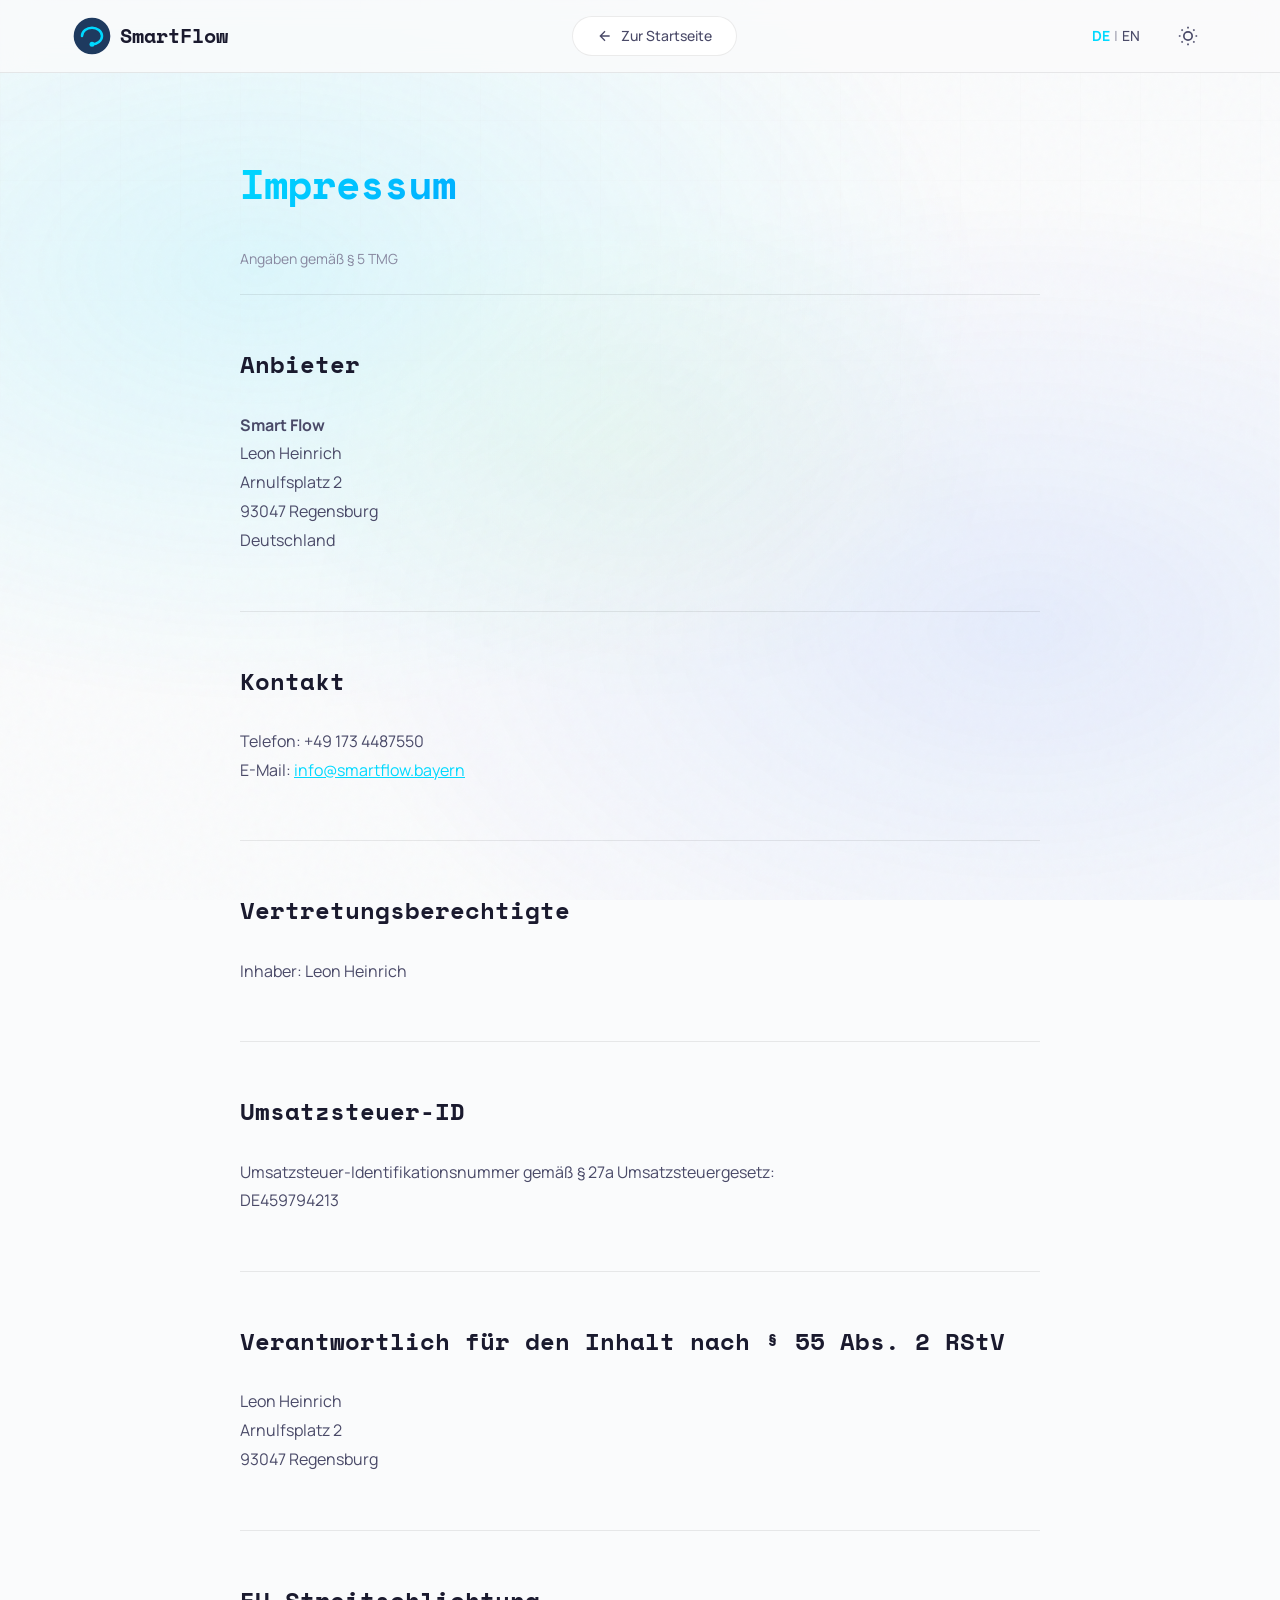
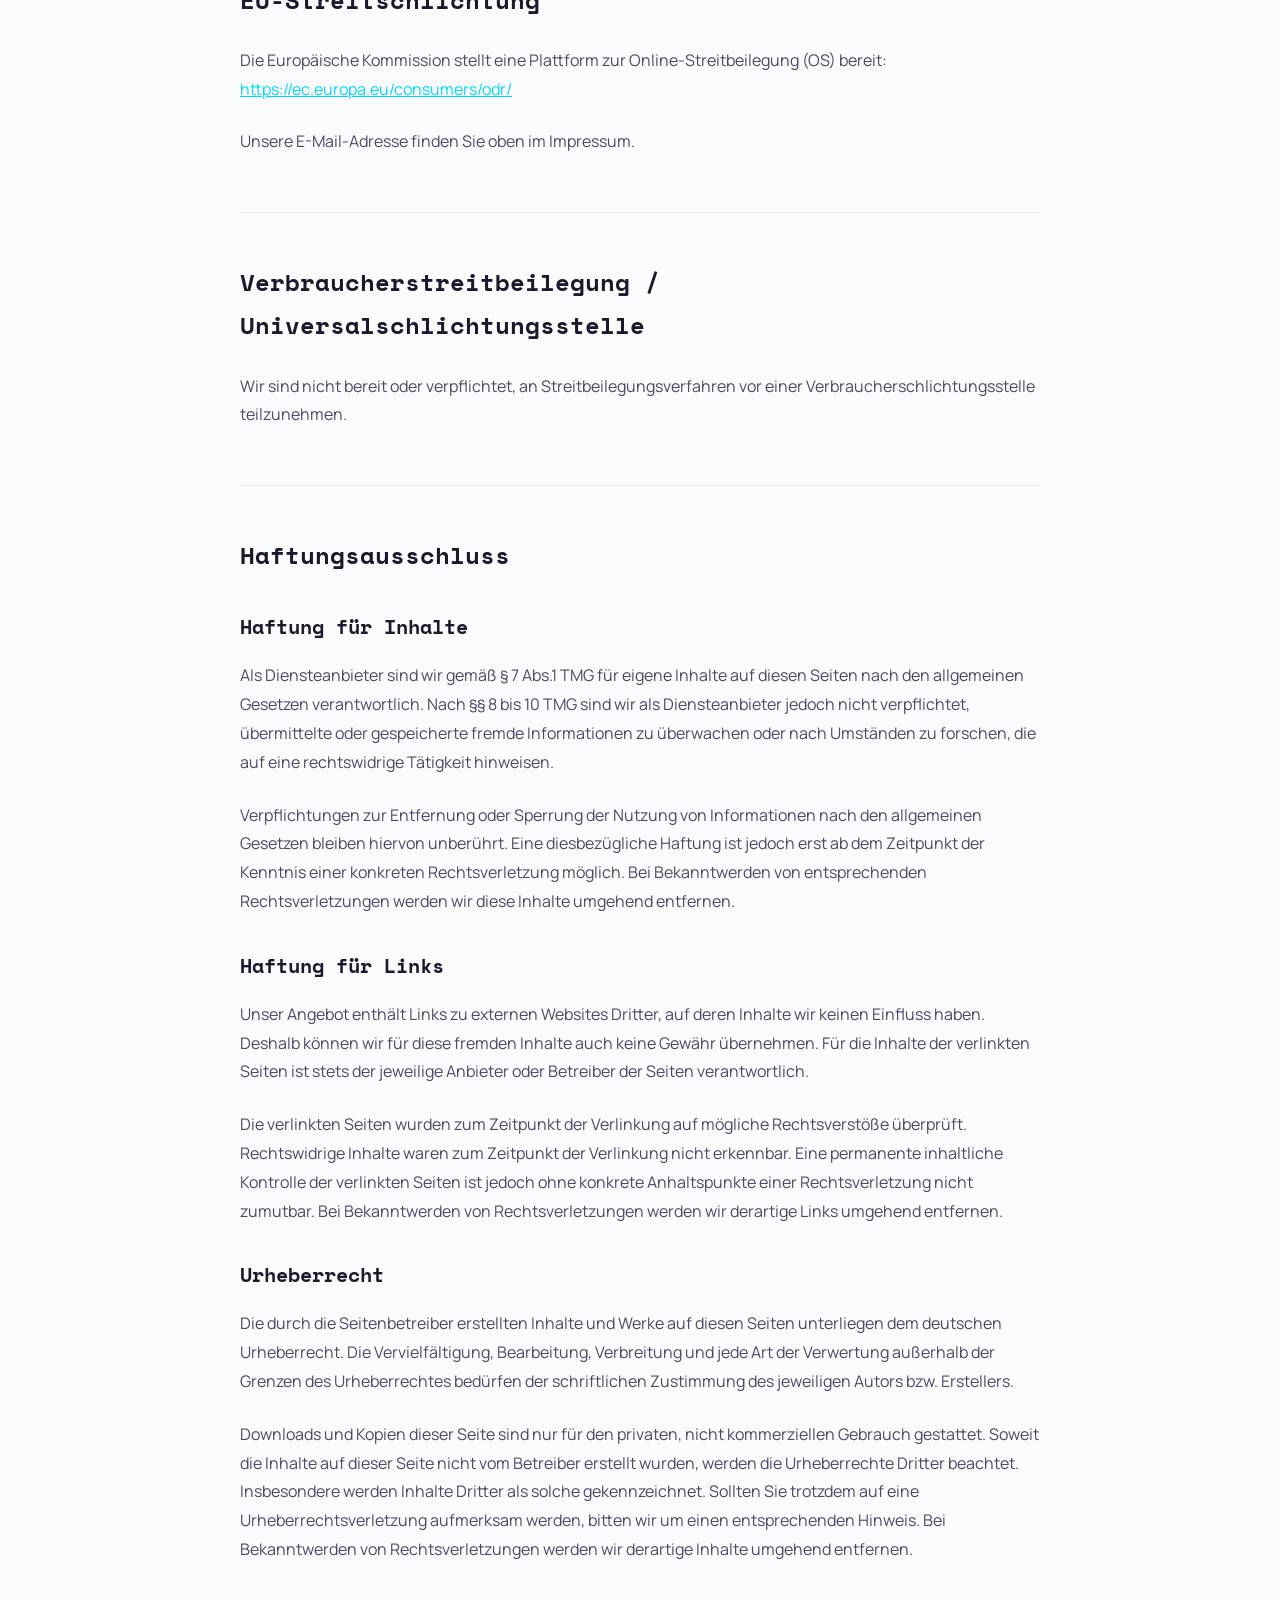
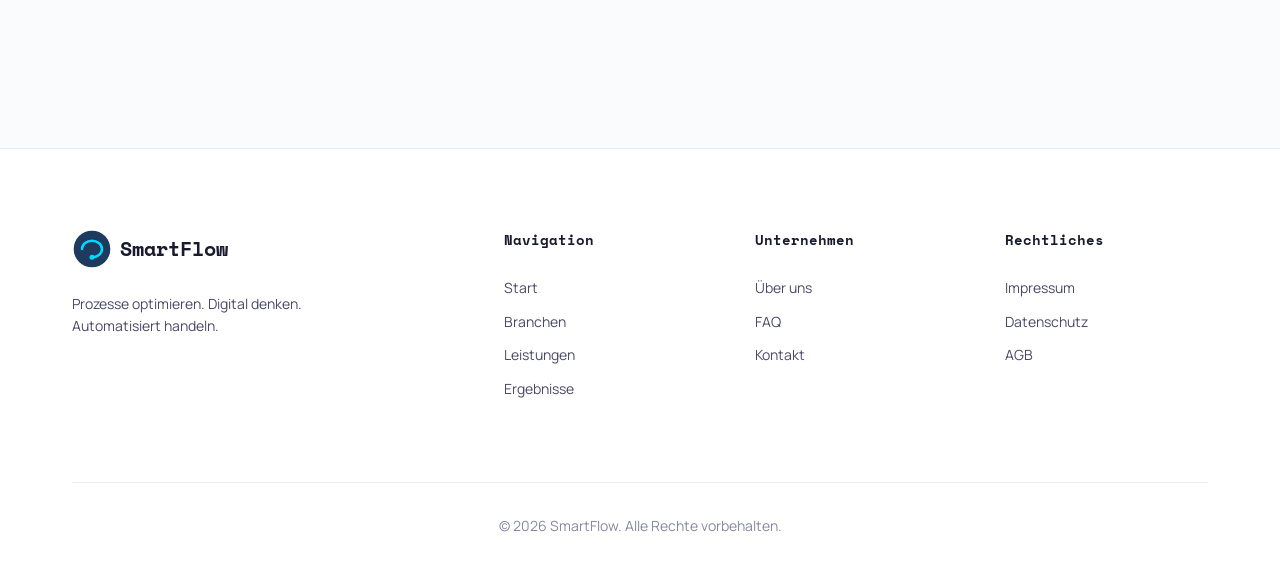
<file: impressum.html>
<!DOCTYPE html>
<html lang="de">
<head>
  <meta charset="UTF-8">
  <meta name="viewport" content="width=device-width, initial-scale=1.0">
  <meta name="description" content="Impressum - SmartFlow Prozessoptimierung, Digitalisierung und Automatisierung">
  <meta name="robots" content="noindex, follow">
  <title>Impressum | SmartFlow</title>

  <!-- Favicon -->
  <link rel="icon" type="image/svg+xml" href="favicon.svg">

  <!-- Open Graph / Social Media -->
  <meta property="og:type" content="website">
  <meta property="og:url" content="https://smartflow.bayern/impressum.html">
  <meta property="og:title" content="Impressum | SmartFlow">
  <meta property="og:description" content="Impressum - SmartFlow Prozessoptimierung, Digitalisierung und Automatisierung">
  <meta property="og:image" content="https://smartflow.bayern/assets/og-image.jpg">

  <!-- Language Alternates -->
  <link rel="alternate" hreflang="de" href="https://smartflow.bayern/impressum.html">
  <link rel="alternate" hreflang="en" href="https://smartflow.bayern/en/legal-notice.html">
  <link rel="alternate" hreflang="x-default" href="https://smartflow.bayern/impressum.html">

  <!-- Fonts -->
  <link rel="preconnect" href="https://fonts.googleapis.com">
  <link rel="preconnect" href="https://fonts.gstatic.com" crossorigin>
  <link href="https://fonts.googleapis.com/css2?family=Space+Mono:wght@400;700&family=Manrope:wght@300;400;500;600;700&family=IBM+Plex+Mono:wght@400;500&display=swap" rel="stylesheet">

  <!-- Styles -->
  <link rel="stylesheet" href="css/styles.css">
</head>
<body>
  <!-- Background Effects -->
  <div class="bg-effects" aria-hidden="true">
    <div class="gradient-mesh"></div>
    <div class="grid-lines"></div>
    <div class="grain-overlay"></div>
  </div>

  <!-- Navigation -->
  <header class="header" role="banner">
    <nav class="nav" role="navigation" aria-label="Hauptnavigation">
      <a href="index.html" class="logo" aria-label="SmartFlow - Zur Startseite">
        <svg class="logo-icon" viewBox="0 0 48 48" width="40" height="40" aria-hidden="true">
          <circle cx="24" cy="24" r="22" fill="#1E3A5F"/>
          <path d="M12 24 C12 18, 18 14, 24 14 C30 14, 36 18, 36 24 C36 30, 30 34, 24 34" stroke="#00D9FF" stroke-width="3" fill="none" stroke-linecap="round"/>
          <circle cx="24" cy="34" r="3" fill="#00D9FF"/>
        </svg>
        <span class="logo-text">SmartFlow</span>
      </a>

      <div class="nav-legal">
        <a href="index.html" class="btn-back">
          <svg width="16" height="16" viewBox="0 0 24 24" fill="none" stroke="currentColor" stroke-width="2">
            <path d="M19 12H5M12 19l-7-7 7-7"/>
          </svg>
          Zur Startseite
        </a>
      </div>

      <div class="nav-actions">
        <a href="en/legal-notice.html" class="lang-toggle" aria-label="Switch to English">
          <span class="lang-current">DE</span>
          <span class="lang-separator">|</span>
          <span class="lang-other">EN</span>
        </a>
        <button class="theme-toggle" aria-label="Theme wechseln" type="button">
          <svg class="icon-sun" width="20" height="20" viewBox="0 0 24 24" fill="none" stroke="currentColor" stroke-width="2">
            <circle cx="12" cy="12" r="5"/>
            <path d="M12 1v2M12 21v2M4.22 4.22l1.42 1.42M18.36 18.36l1.42 1.42M1 12h2M21 12h2M4.22 19.78l1.42-1.42M18.36 5.64l1.42-1.42"/>
          </svg>
          <svg class="icon-moon" width="20" height="20" viewBox="0 0 24 24" fill="none" stroke="currentColor" stroke-width="2">
            <path d="M21 12.79A9 9 0 1 1 11.21 3 7 7 0 0 0 21 12.79z"/>
          </svg>
        </button>
      </div>
    </nav>
  </header>

  <!-- Legal Content -->
  <main class="legal-page">
    <div class="legal-container">
      <h1>Impressum</h1>
      <p class="legal-meta">Angaben gemäß § 5 TMG</p>

      <div class="legal-content">
        <section class="legal-section">
          <h2>Anbieter</h2>
          <address>
            <strong>Smart Flow</strong><br>
            Leon Heinrich<br>
            Arnulfsplatz 2<br>
            93047 Regensburg<br>
            Deutschland
          </address>
        </section>

        <section class="legal-section">
          <h2>Kontakt</h2>
          <p>
            Telefon: +49 173 4487550<br>
            E-Mail: <a href="mailto:info@smartflow.bayern">info@smartflow.bayern</a>
          </p>
        </section>

        <section class="legal-section">
          <h2>Vertretungsberechtigte</h2>
          <p>
            Inhaber: Leon Heinrich
          </p>
        </section>

        <section class="legal-section">
          <h2>Umsatzsteuer-ID</h2>
          <p>
            Umsatzsteuer-Identifikationsnummer gemäß § 27a Umsatzsteuergesetz:<br>
            DE459794213
          </p>
        </section>

        <section class="legal-section">
          <h2>Verantwortlich für den Inhalt nach § 55 Abs. 2 RStV</h2>
          <address>
            Leon Heinrich<br>
            Arnulfsplatz 2<br>
            93047 Regensburg
          </address>
        </section>

        <section class="legal-section">
          <h2>EU-Streitschlichtung</h2>
          <p>
            Die Europäische Kommission stellt eine Plattform zur Online-Streitbeilegung (OS) bereit:
            <a href="https://ec.europa.eu/consumers/odr/" target="_blank" rel="noopener noreferrer">https://ec.europa.eu/consumers/odr/</a>
          </p>
          <p>
            Unsere E-Mail-Adresse finden Sie oben im Impressum.
          </p>
        </section>

        <section class="legal-section">
          <h2>Verbraucherstreitbeilegung / Universalschlichtungsstelle</h2>
          <p>
            Wir sind nicht bereit oder verpflichtet, an Streitbeilegungsverfahren vor einer Verbraucherschlichtungsstelle teilzunehmen.
          </p>
        </section>

        <section class="legal-section">
          <h2>Haftungsausschluss</h2>

          <h3>Haftung für Inhalte</h3>
          <p>
            Als Diensteanbieter sind wir gemäß § 7 Abs.1 TMG für eigene Inhalte auf diesen Seiten nach den allgemeinen Gesetzen verantwortlich. Nach §§ 8 bis 10 TMG sind wir als Diensteanbieter jedoch nicht verpflichtet, übermittelte oder gespeicherte fremde Informationen zu überwachen oder nach Umständen zu forschen, die auf eine rechtswidrige Tätigkeit hinweisen.
          </p>
          <p>
            Verpflichtungen zur Entfernung oder Sperrung der Nutzung von Informationen nach den allgemeinen Gesetzen bleiben hiervon unberührt. Eine diesbezügliche Haftung ist jedoch erst ab dem Zeitpunkt der Kenntnis einer konkreten Rechtsverletzung möglich. Bei Bekanntwerden von entsprechenden Rechtsverletzungen werden wir diese Inhalte umgehend entfernen.
          </p>

          <h3>Haftung für Links</h3>
          <p>
            Unser Angebot enthält Links zu externen Websites Dritter, auf deren Inhalte wir keinen Einfluss haben. Deshalb können wir für diese fremden Inhalte auch keine Gewähr übernehmen. Für die Inhalte der verlinkten Seiten ist stets der jeweilige Anbieter oder Betreiber der Seiten verantwortlich.
          </p>
          <p>
            Die verlinkten Seiten wurden zum Zeitpunkt der Verlinkung auf mögliche Rechtsverstöße überprüft. Rechtswidrige Inhalte waren zum Zeitpunkt der Verlinkung nicht erkennbar. Eine permanente inhaltliche Kontrolle der verlinkten Seiten ist jedoch ohne konkrete Anhaltspunkte einer Rechtsverletzung nicht zumutbar. Bei Bekanntwerden von Rechtsverletzungen werden wir derartige Links umgehend entfernen.
          </p>

          <h3>Urheberrecht</h3>
          <p>
            Die durch die Seitenbetreiber erstellten Inhalte und Werke auf diesen Seiten unterliegen dem deutschen Urheberrecht. Die Vervielfältigung, Bearbeitung, Verbreitung und jede Art der Verwertung außerhalb der Grenzen des Urheberrechtes bedürfen der schriftlichen Zustimmung des jeweiligen Autors bzw. Erstellers.
          </p>
          <p>
            Downloads und Kopien dieser Seite sind nur für den privaten, nicht kommerziellen Gebrauch gestattet. Soweit die Inhalte auf dieser Seite nicht vom Betreiber erstellt wurden, werden die Urheberrechte Dritter beachtet. Insbesondere werden Inhalte Dritter als solche gekennzeichnet. Sollten Sie trotzdem auf eine Urheberrechtsverletzung aufmerksam werden, bitten wir um einen entsprechenden Hinweis. Bei Bekanntwerden von Rechtsverletzungen werden wir derartige Inhalte umgehend entfernen.
          </p>
        </section>
      </div>
    </div>
  </main>

  <!-- Footer -->
  <footer class="footer">
    <div class="footer-container">
      <div class="footer-main">
        <div class="footer-brand">
          <a href="index.html" class="logo">
            <svg class="logo-icon" viewBox="0 0 48 48" width="40" height="40">
              <circle cx="24" cy="24" r="22" fill="#1E3A5F"/>
              <path d="M12 24 C12 18, 18 14, 24 14 C30 14, 36 18, 36 24 C36 30, 30 34, 24 34" stroke="#00D9FF" stroke-width="3" fill="none" stroke-linecap="round"/>
              <circle cx="24" cy="34" r="3" fill="#00D9FF"/>
            </svg>
            <span class="logo-text">SmartFlow</span>
          </a>
          <p class="footer-tagline">Prozesse optimieren. Digital denken. Automatisiert handeln.</p>
        </div>

        <nav class="footer-nav">
          <div class="footer-nav-group">
            <h4>Navigation</h4>
            <ul>
              <li><a href="index.html">Start</a></li>
              <li><a href="index.html#branchen">Branchen</a></li>
              <li><a href="index.html#services">Leistungen</a></li>
              <li><a href="index.html#results">Ergebnisse</a></li>
            </ul>
          </div>

          <div class="footer-nav-group">
            <h4>Unternehmen</h4>
            <ul>
              <li><a href="index.html#about">Über uns</a></li>
              <li><a href="index.html#faq">FAQ</a></li>
              <li><a href="index.html#contact">Kontakt</a></li>
            </ul>
          </div>

          <div class="footer-nav-group">
            <h4>Rechtliches</h4>
            <ul>
              <li><a href="impressum.html">Impressum</a></li>
              <li><a href="datenschutz.html">Datenschutz</a></li>
              <li><a href="agb.html">AGB</a></li>
            </ul>
          </div>
        </nav>
      </div>

      <div class="footer-bottom">
        <p>&copy; 2026 SmartFlow. Alle Rechte vorbehalten.</p>
      </div>
    </div>
  </footer>

  <!-- JavaScript -->
  <script src="js/main.js"></script>
</body>
</html>
</file>
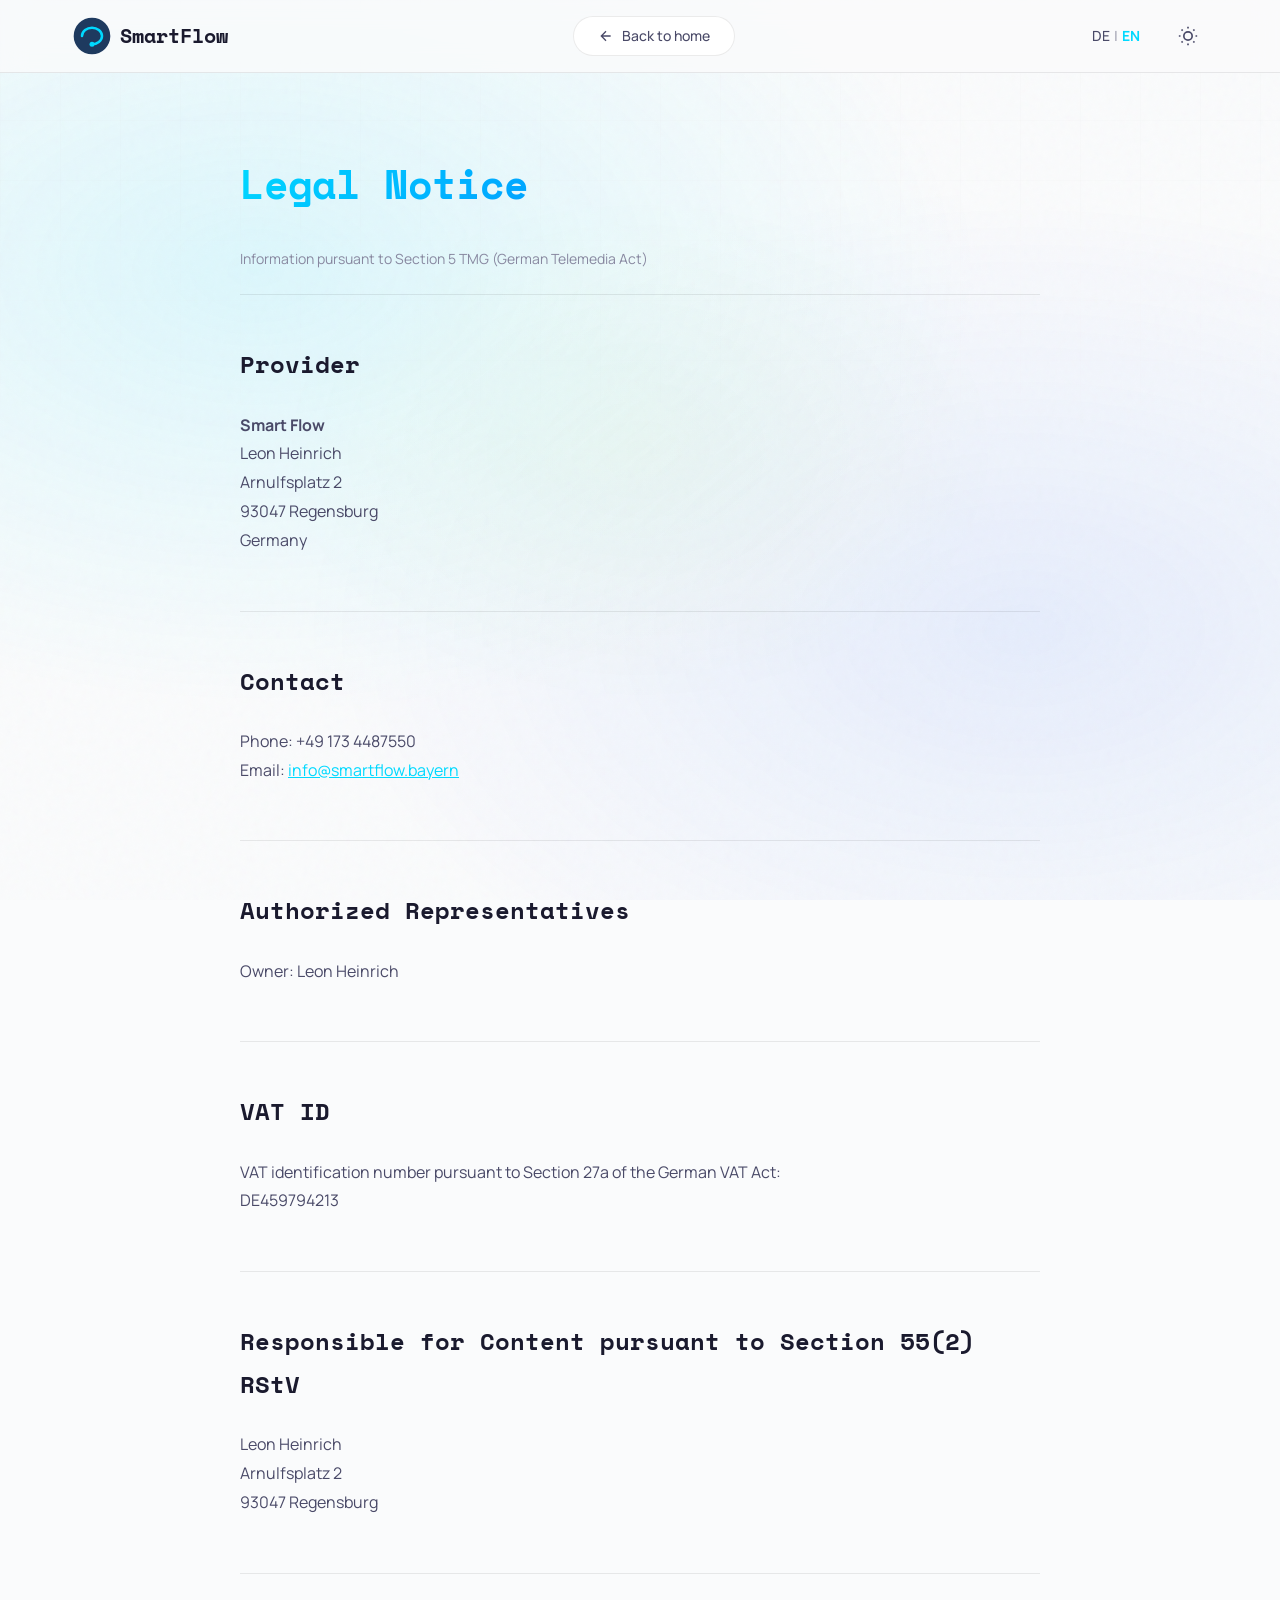
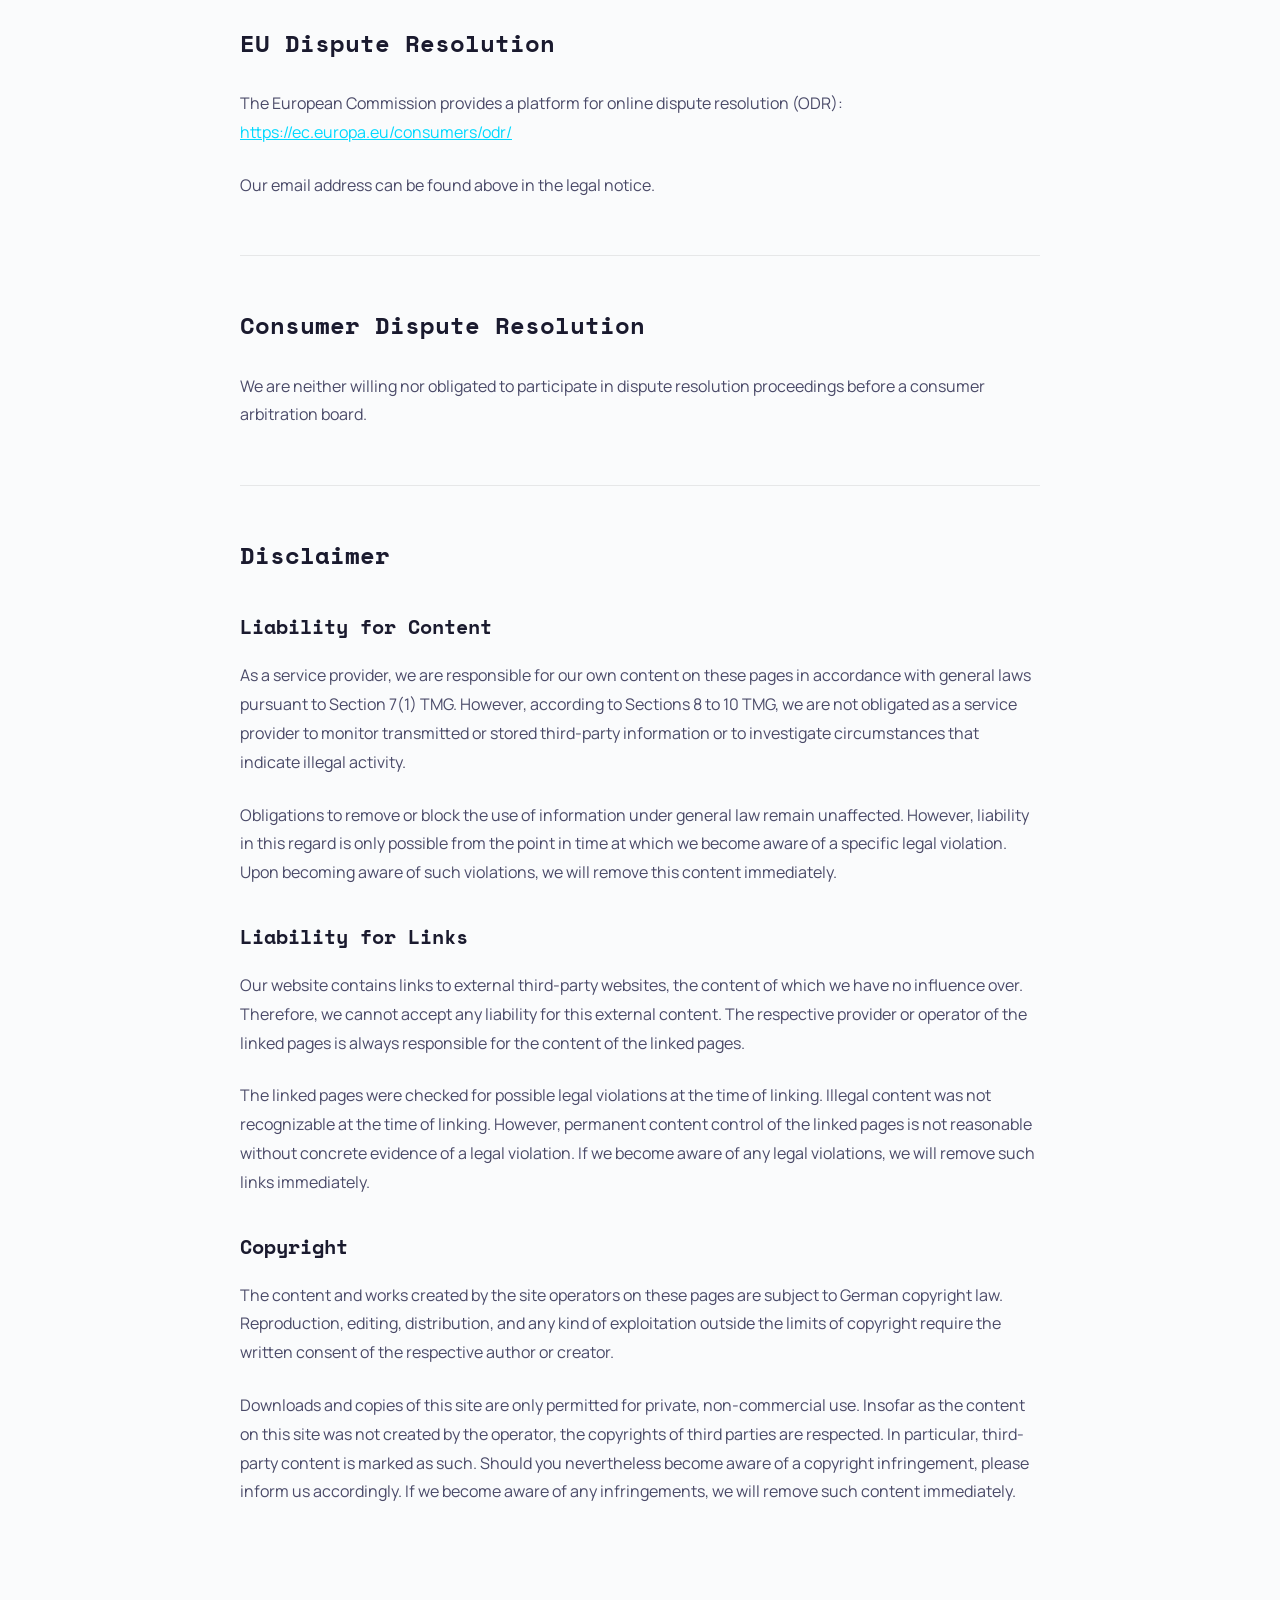
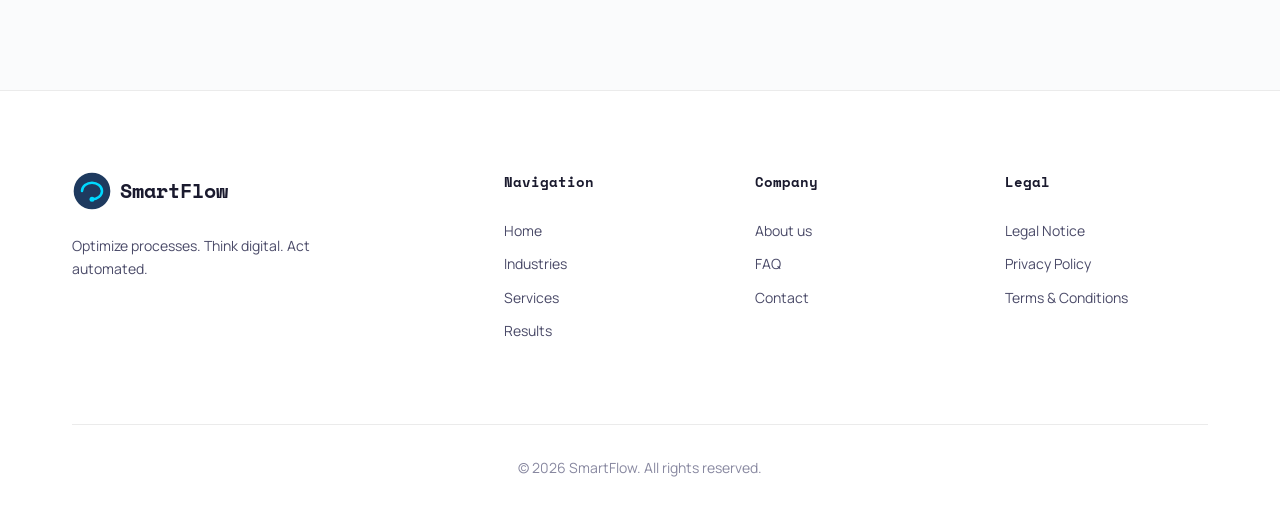
<file: en/legal-notice.html>
<!DOCTYPE html>
<html lang="en">
<head>
  <meta charset="UTF-8">
  <meta name="viewport" content="width=device-width, initial-scale=1.0">
  <meta name="description" content="Legal Notice - SmartFlow Process Optimization, Digitalization and Automation">
  <meta name="robots" content="noindex, follow">
  <title>Legal Notice | SmartFlow</title>

  <!-- Favicon -->
  <link rel="icon" type="image/svg+xml" href="../favicon.svg">

  <!-- Open Graph / Social Media -->
  <meta property="og:type" content="website">
  <meta property="og:url" content="https://smartflow.bayern/en/legal-notice.html">
  <meta property="og:title" content="Legal Notice | SmartFlow">
  <meta property="og:description" content="Legal Notice - SmartFlow Process Optimization, Digitalization and Automation">
  <meta property="og:image" content="https://smartflow.bayern/assets/og-image.jpg">

  <!-- Language Alternates -->
  <link rel="alternate" hreflang="de" href="https://smartflow.bayern/impressum.html">
  <link rel="alternate" hreflang="en" href="https://smartflow.bayern/en/legal-notice.html">
  <link rel="alternate" hreflang="x-default" href="https://smartflow.bayern/impressum.html">

  <!-- Fonts -->
  <link rel="preconnect" href="https://fonts.googleapis.com">
  <link rel="preconnect" href="https://fonts.gstatic.com" crossorigin>
  <link href="https://fonts.googleapis.com/css2?family=Space+Mono:wght@400;700&family=Manrope:wght@300;400;500;600;700&family=IBM+Plex+Mono:wght@400;500&display=swap" rel="stylesheet">

  <!-- Styles -->
  <link rel="stylesheet" href="../css/styles.css">
</head>
<body>
  <!-- Background Effects -->
  <div class="bg-effects" aria-hidden="true">
    <div class="gradient-mesh"></div>
    <div class="grid-lines"></div>
    <div class="grain-overlay"></div>
  </div>

  <!-- Navigation -->
  <header class="header" role="banner">
    <nav class="nav" role="navigation" aria-label="Main navigation">
      <a href="index.html" class="logo" aria-label="SmartFlow - Home">
        <svg class="logo-icon" viewBox="0 0 48 48" width="40" height="40" aria-hidden="true">
          <circle cx="24" cy="24" r="22" fill="#1E3A5F"/>
          <path d="M12 24 C12 18, 18 14, 24 14 C30 14, 36 18, 36 24 C36 30, 30 34, 24 34" stroke="#00D9FF" stroke-width="3" fill="none" stroke-linecap="round"/>
          <circle cx="24" cy="34" r="3" fill="#00D9FF"/>
        </svg>
        <span class="logo-text">SmartFlow</span>
      </a>

      <div class="nav-legal">
        <a href="index.html" class="btn-back">
          <svg width="16" height="16" viewBox="0 0 24 24" fill="none" stroke="currentColor" stroke-width="2">
            <path d="M19 12H5M12 19l-7-7 7-7"/>
          </svg>
          Back to home
        </a>
      </div>

      <div class="nav-actions">
        <a href="../impressum.html" class="lang-toggle" aria-label="Auf Deutsch wechseln">
          <span class="lang-other">DE</span>
          <span class="lang-separator">|</span>
          <span class="lang-current">EN</span>
        </a>
        <button class="theme-toggle" aria-label="Toggle theme" type="button">
          <svg class="icon-sun" width="20" height="20" viewBox="0 0 24 24" fill="none" stroke="currentColor" stroke-width="2">
            <circle cx="12" cy="12" r="5"/>
            <path d="M12 1v2M12 21v2M4.22 4.22l1.42 1.42M18.36 18.36l1.42 1.42M1 12h2M21 12h2M4.22 19.78l1.42-1.42M18.36 5.64l1.42-1.42"/>
          </svg>
          <svg class="icon-moon" width="20" height="20" viewBox="0 0 24 24" fill="none" stroke="currentColor" stroke-width="2">
            <path d="M21 12.79A9 9 0 1 1 11.21 3 7 7 0 0 0 21 12.79z"/>
          </svg>
        </button>
      </div>
    </nav>
  </header>

  <!-- Legal Content -->
  <main class="legal-page">
    <div class="legal-container">
      <h1>Legal Notice</h1>
      <p class="legal-meta">Information pursuant to Section 5 TMG (German Telemedia Act)</p>

      <div class="legal-content">
        <section class="legal-section">
          <h2>Provider</h2>
          <address>
            <strong>Smart Flow</strong><br>
            Leon Heinrich<br>
            Arnulfsplatz 2<br>
            93047 Regensburg<br>
            Germany
          </address>
        </section>

        <section class="legal-section">
          <h2>Contact</h2>
          <p>
            Phone: +49 173 4487550<br>
            Email: <a href="mailto:info@smartflow.bayern">info@smartflow.bayern</a>
          </p>
        </section>

        <section class="legal-section">
          <h2>Authorized Representatives</h2>
          <p>
            Owner: Leon Heinrich
          </p>
        </section>

        <section class="legal-section">
          <h2>VAT ID</h2>
          <p>
            VAT identification number pursuant to Section 27a of the German VAT Act:<br>
            DE459794213
          </p>
        </section>

        <section class="legal-section">
          <h2>Responsible for Content pursuant to Section 55(2) RStV</h2>
          <address>
            Leon Heinrich<br>
            Arnulfsplatz 2<br>
            93047 Regensburg
          </address>
        </section>

        <section class="legal-section">
          <h2>EU Dispute Resolution</h2>
          <p>
            The European Commission provides a platform for online dispute resolution (ODR):
            <a href="https://ec.europa.eu/consumers/odr/" target="_blank" rel="noopener noreferrer">https://ec.europa.eu/consumers/odr/</a>
          </p>
          <p>
            Our email address can be found above in the legal notice.
          </p>
        </section>

        <section class="legal-section">
          <h2>Consumer Dispute Resolution</h2>
          <p>
            We are neither willing nor obligated to participate in dispute resolution proceedings before a consumer arbitration board.
          </p>
        </section>

        <section class="legal-section">
          <h2>Disclaimer</h2>

          <h3>Liability for Content</h3>
          <p>
            As a service provider, we are responsible for our own content on these pages in accordance with general laws pursuant to Section 7(1) TMG. However, according to Sections 8 to 10 TMG, we are not obligated as a service provider to monitor transmitted or stored third-party information or to investigate circumstances that indicate illegal activity.
          </p>
          <p>
            Obligations to remove or block the use of information under general law remain unaffected. However, liability in this regard is only possible from the point in time at which we become aware of a specific legal violation. Upon becoming aware of such violations, we will remove this content immediately.
          </p>

          <h3>Liability for Links</h3>
          <p>
            Our website contains links to external third-party websites, the content of which we have no influence over. Therefore, we cannot accept any liability for this external content. The respective provider or operator of the linked pages is always responsible for the content of the linked pages.
          </p>
          <p>
            The linked pages were checked for possible legal violations at the time of linking. Illegal content was not recognizable at the time of linking. However, permanent content control of the linked pages is not reasonable without concrete evidence of a legal violation. If we become aware of any legal violations, we will remove such links immediately.
          </p>

          <h3>Copyright</h3>
          <p>
            The content and works created by the site operators on these pages are subject to German copyright law. Reproduction, editing, distribution, and any kind of exploitation outside the limits of copyright require the written consent of the respective author or creator.
          </p>
          <p>
            Downloads and copies of this site are only permitted for private, non-commercial use. Insofar as the content on this site was not created by the operator, the copyrights of third parties are respected. In particular, third-party content is marked as such. Should you nevertheless become aware of a copyright infringement, please inform us accordingly. If we become aware of any infringements, we will remove such content immediately.
          </p>
        </section>
      </div>
    </div>
  </main>

  <!-- Footer -->
  <footer class="footer">
    <div class="footer-container">
      <div class="footer-main">
        <div class="footer-brand">
          <a href="index.html" class="logo">
            <svg class="logo-icon" viewBox="0 0 48 48" width="40" height="40">
              <circle cx="24" cy="24" r="22" fill="#1E3A5F"/>
              <path d="M12 24 C12 18, 18 14, 24 14 C30 14, 36 18, 36 24 C36 30, 30 34, 24 34" stroke="#00D9FF" stroke-width="3" fill="none" stroke-linecap="round"/>
              <circle cx="24" cy="34" r="3" fill="#00D9FF"/>
            </svg>
            <span class="logo-text">SmartFlow</span>
          </a>
          <p class="footer-tagline">Optimize processes. Think digital. Act automated.</p>
        </div>

        <nav class="footer-nav">
          <div class="footer-nav-group">
            <h4>Navigation</h4>
            <ul>
              <li><a href="index.html">Home</a></li>
              <li><a href="index.html#branchen">Industries</a></li>
              <li><a href="index.html#services">Services</a></li>
              <li><a href="index.html#results">Results</a></li>
            </ul>
          </div>

          <div class="footer-nav-group">
            <h4>Company</h4>
            <ul>
              <li><a href="index.html#about">About us</a></li>
              <li><a href="index.html#faq">FAQ</a></li>
              <li><a href="index.html#contact">Contact</a></li>
            </ul>
          </div>

          <div class="footer-nav-group">
            <h4>Legal</h4>
            <ul>
              <li><a href="legal-notice.html">Legal Notice</a></li>
              <li><a href="privacy-policy.html">Privacy Policy</a></li>
              <li><a href="terms.html">Terms & Conditions</a></li>
            </ul>
          </div>
        </nav>
      </div>

      <div class="footer-bottom">
        <p>&copy; 2026 SmartFlow. All rights reserved.</p>
      </div>
    </div>
  </footer>

  <!-- JavaScript -->
  <script src="../js/main.js"></script>
</body>
</html>
</file>
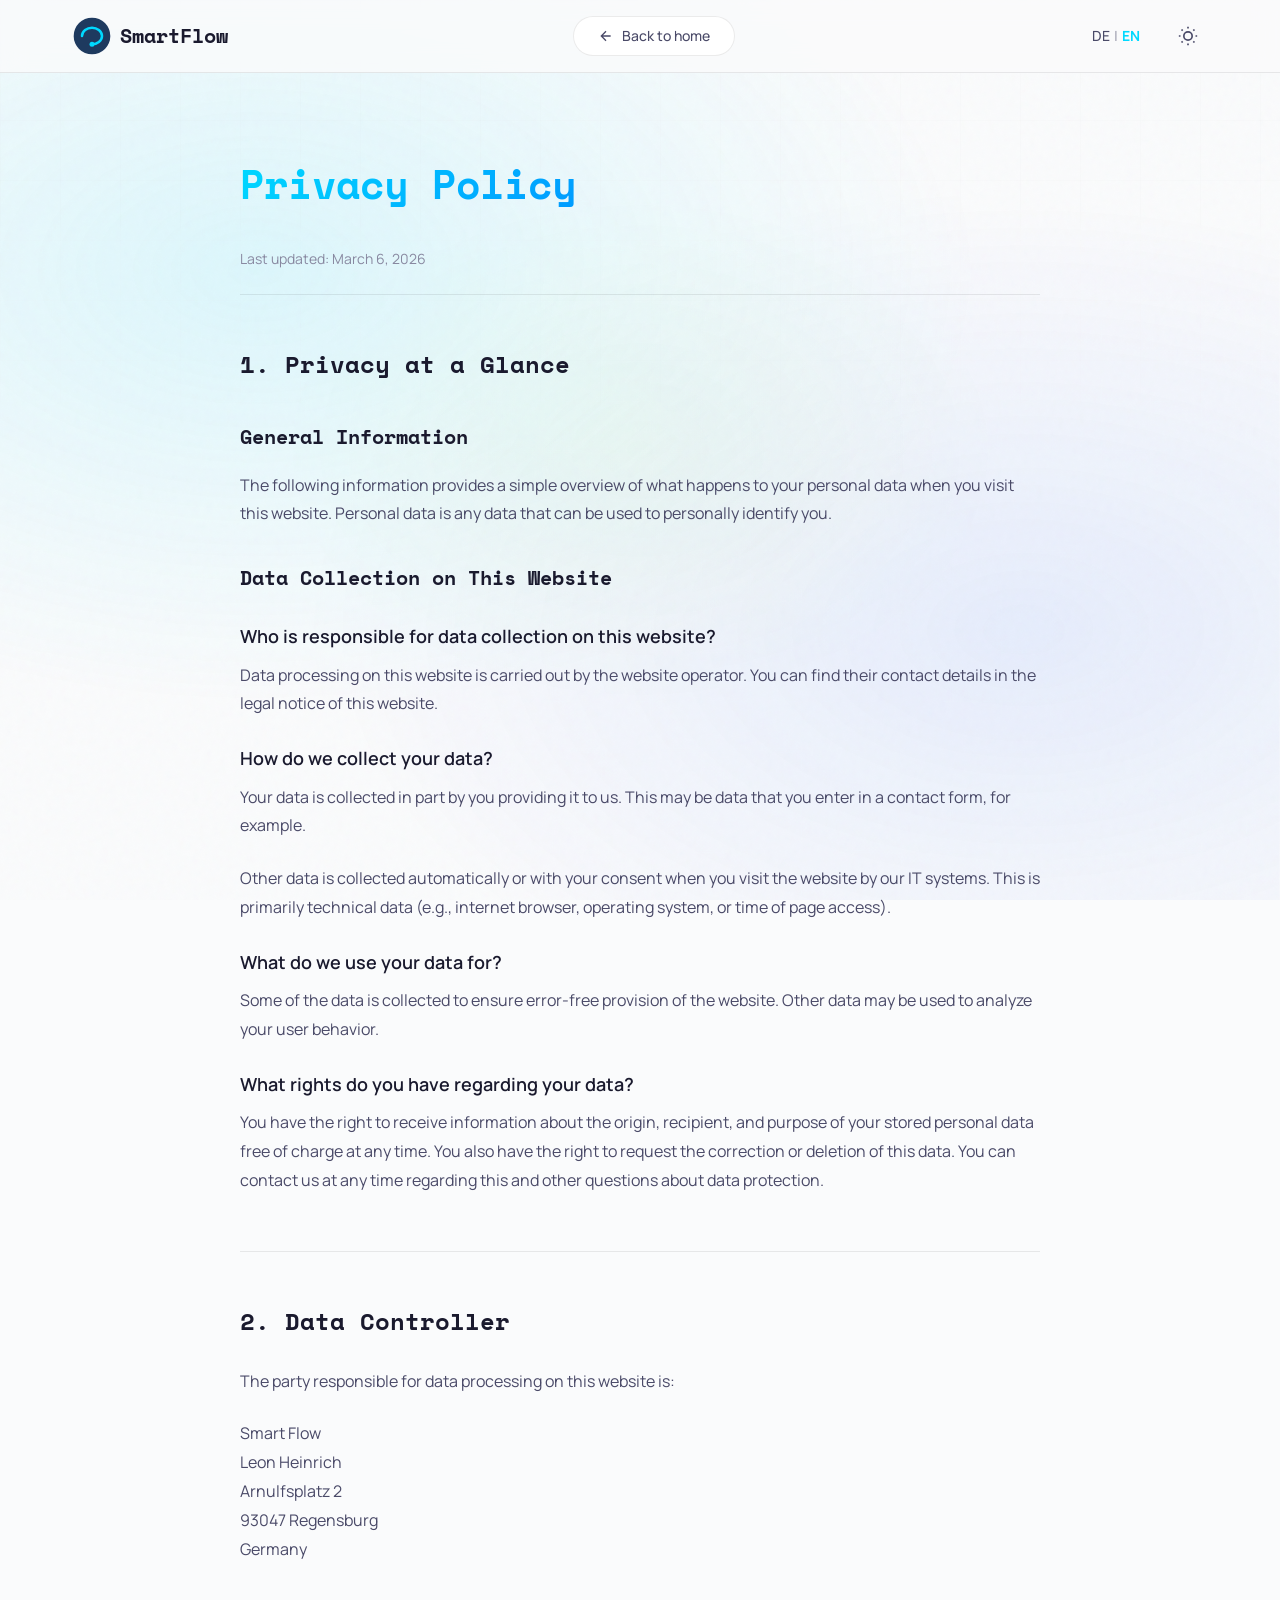
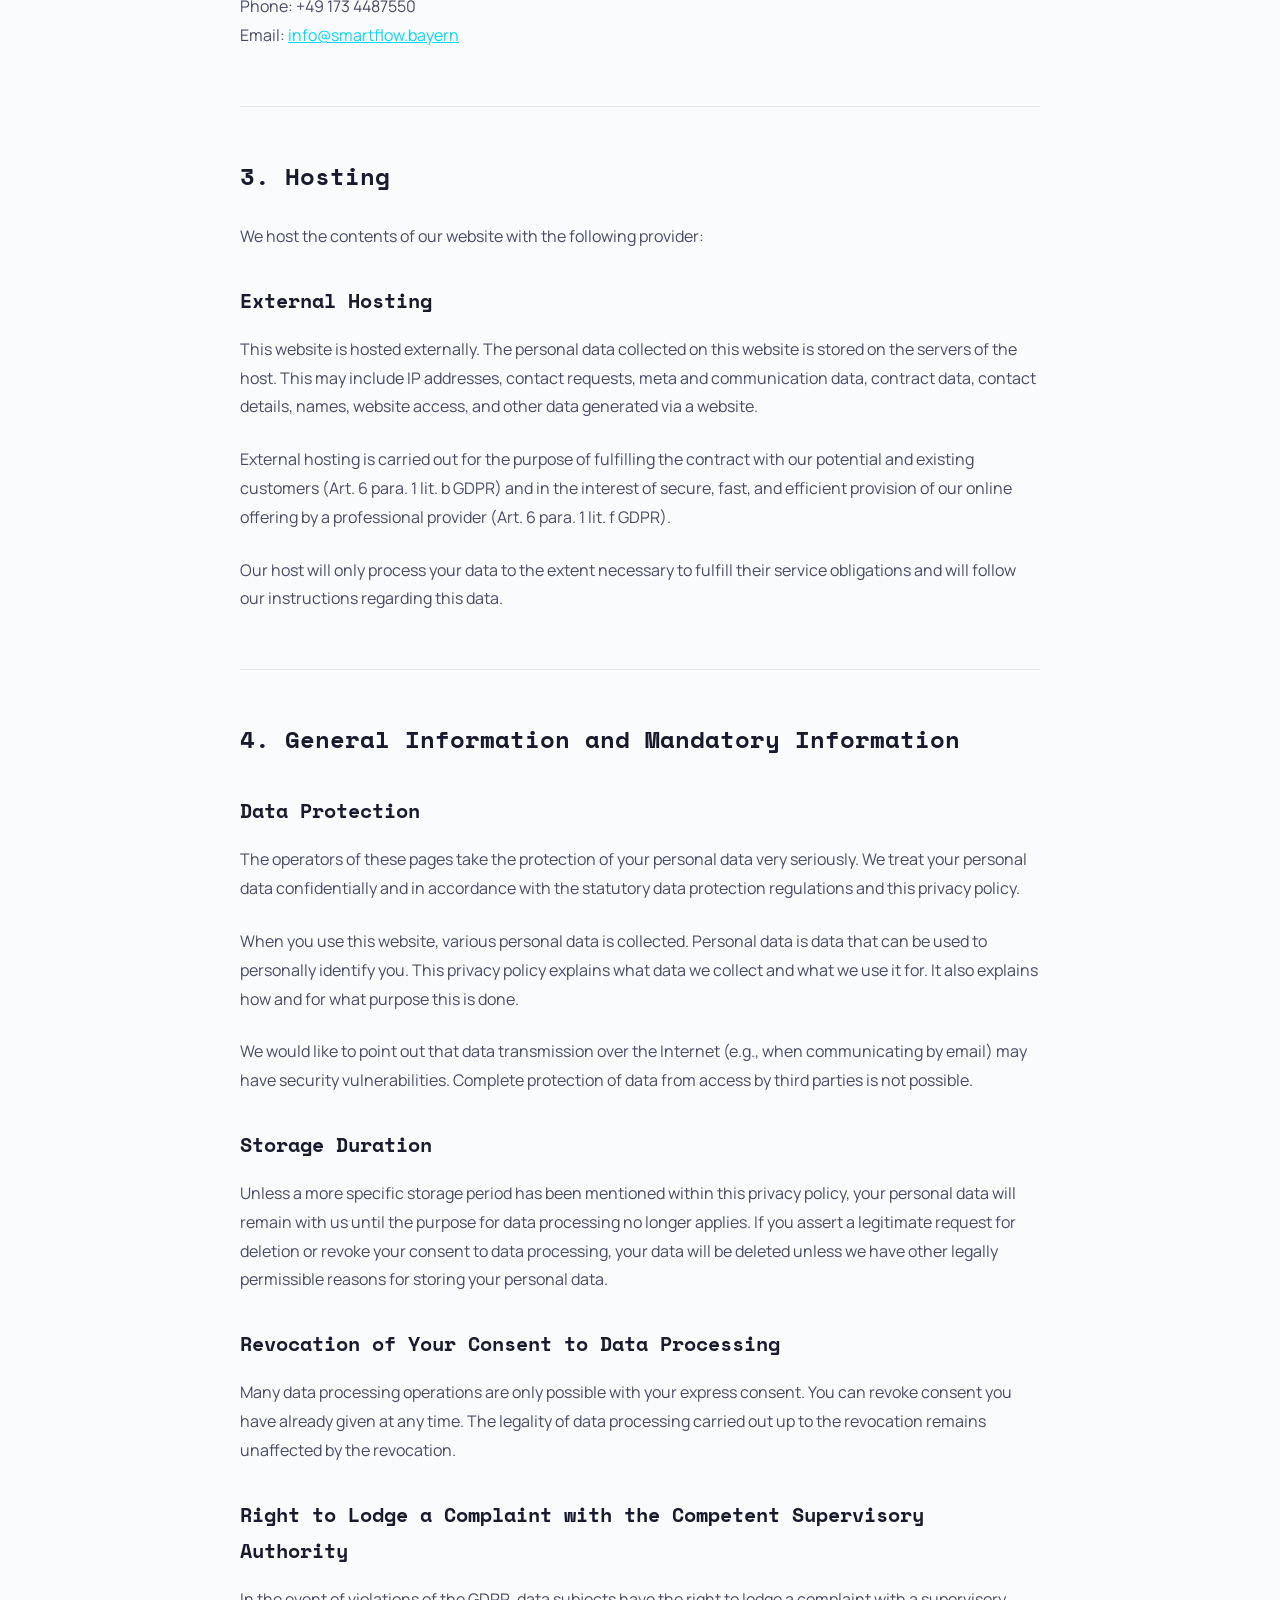
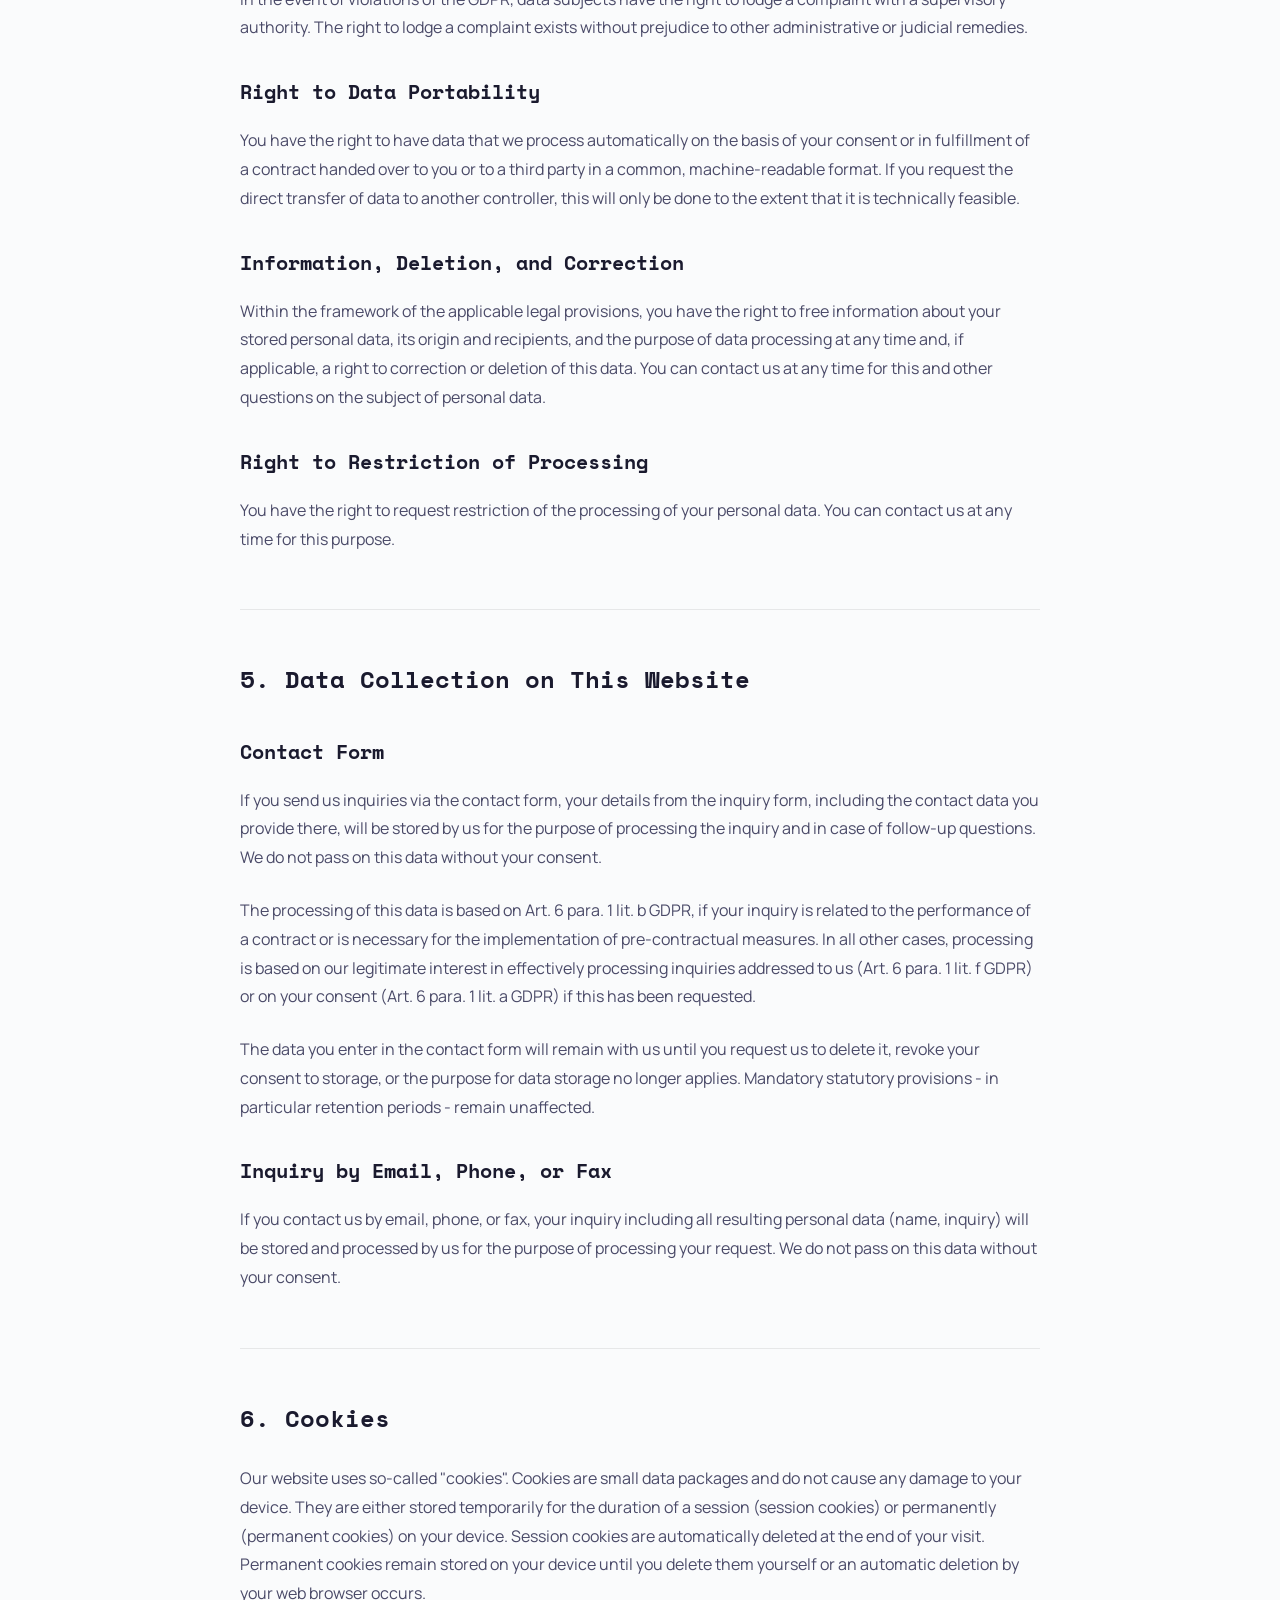
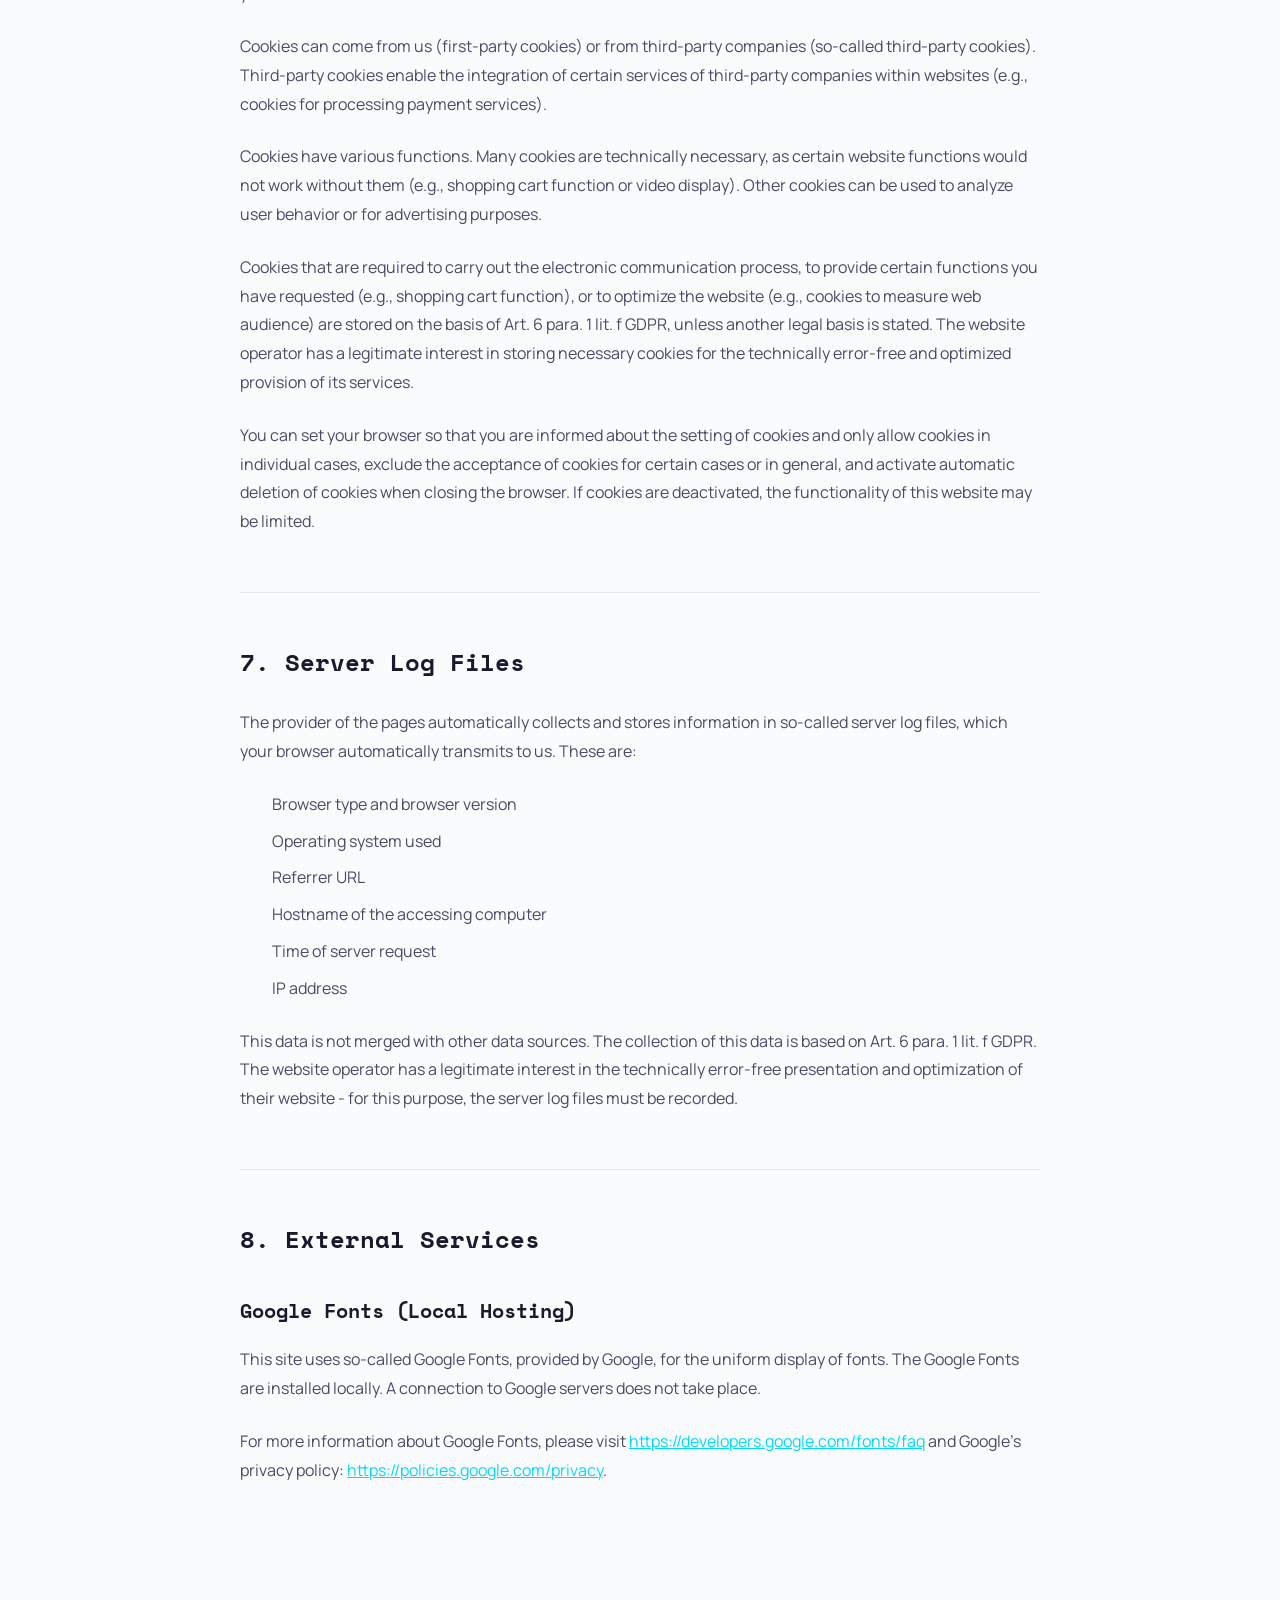
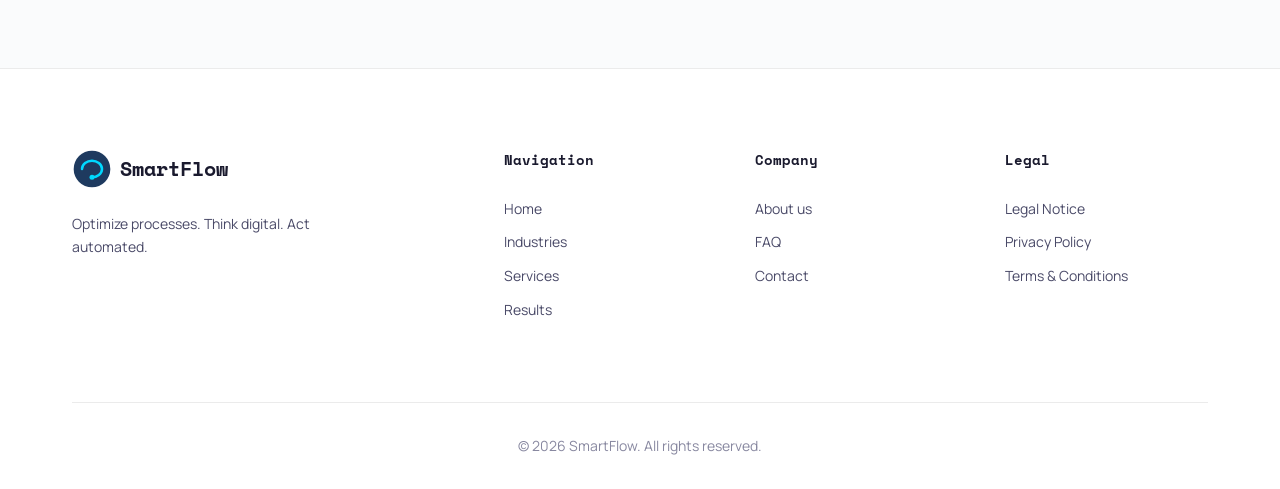
<file: en/privacy-policy.html>
<!DOCTYPE html>
<html lang="en">
<head>
  <meta charset="UTF-8">
  <meta name="viewport" content="width=device-width, initial-scale=1.0">
  <meta name="description" content="Privacy Policy - SmartFlow Process Optimization, Digitalization and Automation">
  <meta name="robots" content="noindex, follow">
  <title>Privacy Policy | SmartFlow</title>

  <!-- Favicon -->
  <link rel="icon" type="image/svg+xml" href="../favicon.svg">

  <!-- Open Graph / Social Media -->
  <meta property="og:type" content="website">
  <meta property="og:url" content="https://smartflow.bayern/en/privacy-policy.html">
  <meta property="og:title" content="Privacy Policy | SmartFlow">
  <meta property="og:description" content="Privacy Policy - SmartFlow Process Optimization, Digitalization and Automation">
  <meta property="og:image" content="https://smartflow.bayern/assets/og-image.jpg">

  <!-- Language Alternates -->
  <link rel="alternate" hreflang="de" href="https://smartflow.bayern/datenschutz.html">
  <link rel="alternate" hreflang="en" href="https://smartflow.bayern/en/privacy-policy.html">
  <link rel="alternate" hreflang="x-default" href="https://smartflow.bayern/datenschutz.html">

  <!-- Fonts -->
  <link rel="preconnect" href="https://fonts.googleapis.com">
  <link rel="preconnect" href="https://fonts.gstatic.com" crossorigin>
  <link href="https://fonts.googleapis.com/css2?family=Space+Mono:wght@400;700&family=Manrope:wght@300;400;500;600;700&family=IBM+Plex+Mono:wght@400;500&display=swap" rel="stylesheet">

  <!-- Styles -->
  <link rel="stylesheet" href="../css/styles.css">
</head>
<body>
  <!-- Background Effects -->
  <div class="bg-effects" aria-hidden="true">
    <div class="gradient-mesh"></div>
    <div class="grid-lines"></div>
    <div class="grain-overlay"></div>
  </div>

  <!-- Navigation -->
  <header class="header" role="banner">
    <nav class="nav" role="navigation" aria-label="Main navigation">
      <a href="index.html" class="logo" aria-label="SmartFlow - Home">
        <svg class="logo-icon" viewBox="0 0 48 48" width="40" height="40" aria-hidden="true">
          <circle cx="24" cy="24" r="22" fill="#1E3A5F"/>
          <path d="M12 24 C12 18, 18 14, 24 14 C30 14, 36 18, 36 24 C36 30, 30 34, 24 34" stroke="#00D9FF" stroke-width="3" fill="none" stroke-linecap="round"/>
          <circle cx="24" cy="34" r="3" fill="#00D9FF"/>
        </svg>
        <span class="logo-text">SmartFlow</span>
      </a>

      <div class="nav-legal">
        <a href="index.html" class="btn-back">
          <svg width="16" height="16" viewBox="0 0 24 24" fill="none" stroke="currentColor" stroke-width="2">
            <path d="M19 12H5M12 19l-7-7 7-7"/>
          </svg>
          Back to home
        </a>
      </div>

      <div class="nav-actions">
        <a href="../datenschutz.html" class="lang-toggle" aria-label="Auf Deutsch wechseln">
          <span class="lang-other">DE</span>
          <span class="lang-separator">|</span>
          <span class="lang-current">EN</span>
        </a>
        <button class="theme-toggle" aria-label="Toggle theme" type="button">
          <svg class="icon-sun" width="20" height="20" viewBox="0 0 24 24" fill="none" stroke="currentColor" stroke-width="2">
            <circle cx="12" cy="12" r="5"/>
            <path d="M12 1v2M12 21v2M4.22 4.22l1.42 1.42M18.36 18.36l1.42 1.42M1 12h2M21 12h2M4.22 19.78l1.42-1.42M18.36 5.64l1.42-1.42"/>
          </svg>
          <svg class="icon-moon" width="20" height="20" viewBox="0 0 24 24" fill="none" stroke="currentColor" stroke-width="2">
            <path d="M21 12.79A9 9 0 1 1 11.21 3 7 7 0 0 0 21 12.79z"/>
          </svg>
        </button>
      </div>
    </nav>
  </header>

  <!-- Legal Content -->
  <main class="legal-page">
    <div class="legal-container">
      <h1>Privacy Policy</h1>
      <p class="legal-meta">Last updated: March 6, 2026</p>

      <div class="legal-content">
        <section class="legal-section">
          <h2>1. Privacy at a Glance</h2>

          <h3>General Information</h3>
          <p>
            The following information provides a simple overview of what happens to your personal data when you visit this website. Personal data is any data that can be used to personally identify you.
          </p>

          <h3>Data Collection on This Website</h3>
          <h4>Who is responsible for data collection on this website?</h4>
          <p>
            Data processing on this website is carried out by the website operator. You can find their contact details in the legal notice of this website.
          </p>

          <h4>How do we collect your data?</h4>
          <p>
            Your data is collected in part by you providing it to us. This may be data that you enter in a contact form, for example.
          </p>
          <p>
            Other data is collected automatically or with your consent when you visit the website by our IT systems. This is primarily technical data (e.g., internet browser, operating system, or time of page access).
          </p>

          <h4>What do we use your data for?</h4>
          <p>
            Some of the data is collected to ensure error-free provision of the website. Other data may be used to analyze your user behavior.
          </p>

          <h4>What rights do you have regarding your data?</h4>
          <p>
            You have the right to receive information about the origin, recipient, and purpose of your stored personal data free of charge at any time. You also have the right to request the correction or deletion of this data. You can contact us at any time regarding this and other questions about data protection.
          </p>
        </section>

        <section class="legal-section">
          <h2>2. Data Controller</h2>
          <p>The party responsible for data processing on this website is:</p>
          <address>
            Smart Flow<br>
            Leon Heinrich<br>
            Arnulfsplatz 2<br>
            93047 Regensburg<br>
            Germany<br>
            <br>
            Phone: +49 173 4487550<br>
            Email: <a href="mailto:info@smartflow.bayern">info@smartflow.bayern</a>
          </address>
        </section>

        <section class="legal-section">
          <h2>3. Hosting</h2>
          <p>
            We host the contents of our website with the following provider:
          </p>

          <h3>External Hosting</h3>
          <p>
            This website is hosted externally. The personal data collected on this website is stored on the servers of the host. This may include IP addresses, contact requests, meta and communication data, contract data, contact details, names, website access, and other data generated via a website.
          </p>
          <p>
            External hosting is carried out for the purpose of fulfilling the contract with our potential and existing customers (Art. 6 para. 1 lit. b GDPR) and in the interest of secure, fast, and efficient provision of our online offering by a professional provider (Art. 6 para. 1 lit. f GDPR).
          </p>
          <p>
            Our host will only process your data to the extent necessary to fulfill their service obligations and will follow our instructions regarding this data.
          </p>
        </section>

        <section class="legal-section">
          <h2>4. General Information and Mandatory Information</h2>

          <h3>Data Protection</h3>
          <p>
            The operators of these pages take the protection of your personal data very seriously. We treat your personal data confidentially and in accordance with the statutory data protection regulations and this privacy policy.
          </p>
          <p>
            When you use this website, various personal data is collected. Personal data is data that can be used to personally identify you. This privacy policy explains what data we collect and what we use it for. It also explains how and for what purpose this is done.
          </p>
          <p>
            We would like to point out that data transmission over the Internet (e.g., when communicating by email) may have security vulnerabilities. Complete protection of data from access by third parties is not possible.
          </p>

          <h3>Storage Duration</h3>
          <p>
            Unless a more specific storage period has been mentioned within this privacy policy, your personal data will remain with us until the purpose for data processing no longer applies. If you assert a legitimate request for deletion or revoke your consent to data processing, your data will be deleted unless we have other legally permissible reasons for storing your personal data.
          </p>

          <h3>Revocation of Your Consent to Data Processing</h3>
          <p>
            Many data processing operations are only possible with your express consent. You can revoke consent you have already given at any time. The legality of data processing carried out up to the revocation remains unaffected by the revocation.
          </p>

          <h3>Right to Lodge a Complaint with the Competent Supervisory Authority</h3>
          <p>
            In the event of violations of the GDPR, data subjects have the right to lodge a complaint with a supervisory authority. The right to lodge a complaint exists without prejudice to other administrative or judicial remedies.
          </p>

          <h3>Right to Data Portability</h3>
          <p>
            You have the right to have data that we process automatically on the basis of your consent or in fulfillment of a contract handed over to you or to a third party in a common, machine-readable format. If you request the direct transfer of data to another controller, this will only be done to the extent that it is technically feasible.
          </p>

          <h3>Information, Deletion, and Correction</h3>
          <p>
            Within the framework of the applicable legal provisions, you have the right to free information about your stored personal data, its origin and recipients, and the purpose of data processing at any time and, if applicable, a right to correction or deletion of this data. You can contact us at any time for this and other questions on the subject of personal data.
          </p>

          <h3>Right to Restriction of Processing</h3>
          <p>
            You have the right to request restriction of the processing of your personal data. You can contact us at any time for this purpose.
          </p>
        </section>

        <section class="legal-section">
          <h2>5. Data Collection on This Website</h2>

          <h3>Contact Form</h3>
          <p>
            If you send us inquiries via the contact form, your details from the inquiry form, including the contact data you provide there, will be stored by us for the purpose of processing the inquiry and in case of follow-up questions. We do not pass on this data without your consent.
          </p>
          <p>
            The processing of this data is based on Art. 6 para. 1 lit. b GDPR, if your inquiry is related to the performance of a contract or is necessary for the implementation of pre-contractual measures. In all other cases, processing is based on our legitimate interest in effectively processing inquiries addressed to us (Art. 6 para. 1 lit. f GDPR) or on your consent (Art. 6 para. 1 lit. a GDPR) if this has been requested.
          </p>
          <p>
            The data you enter in the contact form will remain with us until you request us to delete it, revoke your consent to storage, or the purpose for data storage no longer applies. Mandatory statutory provisions - in particular retention periods - remain unaffected.
          </p>

          <h3>Inquiry by Email, Phone, or Fax</h3>
          <p>
            If you contact us by email, phone, or fax, your inquiry including all resulting personal data (name, inquiry) will be stored and processed by us for the purpose of processing your request. We do not pass on this data without your consent.
          </p>
        </section>

        <section class="legal-section">
          <h2>6. Cookies</h2>
          <p>
            Our website uses so-called "cookies". Cookies are small data packages and do not cause any damage to your device. They are either stored temporarily for the duration of a session (session cookies) or permanently (permanent cookies) on your device. Session cookies are automatically deleted at the end of your visit. Permanent cookies remain stored on your device until you delete them yourself or an automatic deletion by your web browser occurs.
          </p>
          <p>
            Cookies can come from us (first-party cookies) or from third-party companies (so-called third-party cookies). Third-party cookies enable the integration of certain services of third-party companies within websites (e.g., cookies for processing payment services).
          </p>
          <p>
            Cookies have various functions. Many cookies are technically necessary, as certain website functions would not work without them (e.g., shopping cart function or video display). Other cookies can be used to analyze user behavior or for advertising purposes.
          </p>
          <p>
            Cookies that are required to carry out the electronic communication process, to provide certain functions you have requested (e.g., shopping cart function), or to optimize the website (e.g., cookies to measure web audience) are stored on the basis of Art. 6 para. 1 lit. f GDPR, unless another legal basis is stated. The website operator has a legitimate interest in storing necessary cookies for the technically error-free and optimized provision of its services.
          </p>
          <p>
            You can set your browser so that you are informed about the setting of cookies and only allow cookies in individual cases, exclude the acceptance of cookies for certain cases or in general, and activate automatic deletion of cookies when closing the browser. If cookies are deactivated, the functionality of this website may be limited.
          </p>
        </section>

        <section class="legal-section">
          <h2>7. Server Log Files</h2>
          <p>
            The provider of the pages automatically collects and stores information in so-called server log files, which your browser automatically transmits to us. These are:
          </p>
          <ul>
            <li>Browser type and browser version</li>
            <li>Operating system used</li>
            <li>Referrer URL</li>
            <li>Hostname of the accessing computer</li>
            <li>Time of server request</li>
            <li>IP address</li>
          </ul>
          <p>
            This data is not merged with other data sources. The collection of this data is based on Art. 6 para. 1 lit. f GDPR. The website operator has a legitimate interest in the technically error-free presentation and optimization of their website - for this purpose, the server log files must be recorded.
          </p>
        </section>

        <section class="legal-section">
          <h2>8. External Services</h2>

          <h3>Google Fonts (Local Hosting)</h3>
          <p>
            This site uses so-called Google Fonts, provided by Google, for the uniform display of fonts. The Google Fonts are installed locally. A connection to Google servers does not take place.
          </p>
          <p>
            For more information about Google Fonts, please visit
            <a href="https://developers.google.com/fonts/faq" target="_blank" rel="noopener noreferrer">https://developers.google.com/fonts/faq</a>
            and Google's privacy policy:
            <a href="https://policies.google.com/privacy" target="_blank" rel="noopener noreferrer">https://policies.google.com/privacy</a>.
          </p>
        </section>
      </div>
    </div>
  </main>

  <!-- Footer -->
  <footer class="footer">
    <div class="footer-container">
      <div class="footer-main">
        <div class="footer-brand">
          <a href="index.html" class="logo">
            <svg class="logo-icon" viewBox="0 0 48 48" width="40" height="40">
              <circle cx="24" cy="24" r="22" fill="#1E3A5F"/>
              <path d="M12 24 C12 18, 18 14, 24 14 C30 14, 36 18, 36 24 C36 30, 30 34, 24 34" stroke="#00D9FF" stroke-width="3" fill="none" stroke-linecap="round"/>
              <circle cx="24" cy="34" r="3" fill="#00D9FF"/>
            </svg>
            <span class="logo-text">SmartFlow</span>
          </a>
          <p class="footer-tagline">Optimize processes. Think digital. Act automated.</p>
        </div>

        <nav class="footer-nav">
          <div class="footer-nav-group">
            <h4>Navigation</h4>
            <ul>
              <li><a href="index.html">Home</a></li>
              <li><a href="index.html#branchen">Industries</a></li>
              <li><a href="index.html#services">Services</a></li>
              <li><a href="index.html#results">Results</a></li>
            </ul>
          </div>

          <div class="footer-nav-group">
            <h4>Company</h4>
            <ul>
              <li><a href="index.html#about">About us</a></li>
              <li><a href="index.html#faq">FAQ</a></li>
              <li><a href="index.html#contact">Contact</a></li>
            </ul>
          </div>

          <div class="footer-nav-group">
            <h4>Legal</h4>
            <ul>
              <li><a href="legal-notice.html">Legal Notice</a></li>
              <li><a href="privacy-policy.html">Privacy Policy</a></li>
              <li><a href="terms.html">Terms & Conditions</a></li>
            </ul>
          </div>
        </nav>
      </div>

      <div class="footer-bottom">
        <p>&copy; 2026 SmartFlow. All rights reserved.</p>
      </div>
    </div>
  </footer>

  <!-- JavaScript -->
  <script src="../js/main.js"></script>
</body>
</html>
</file>
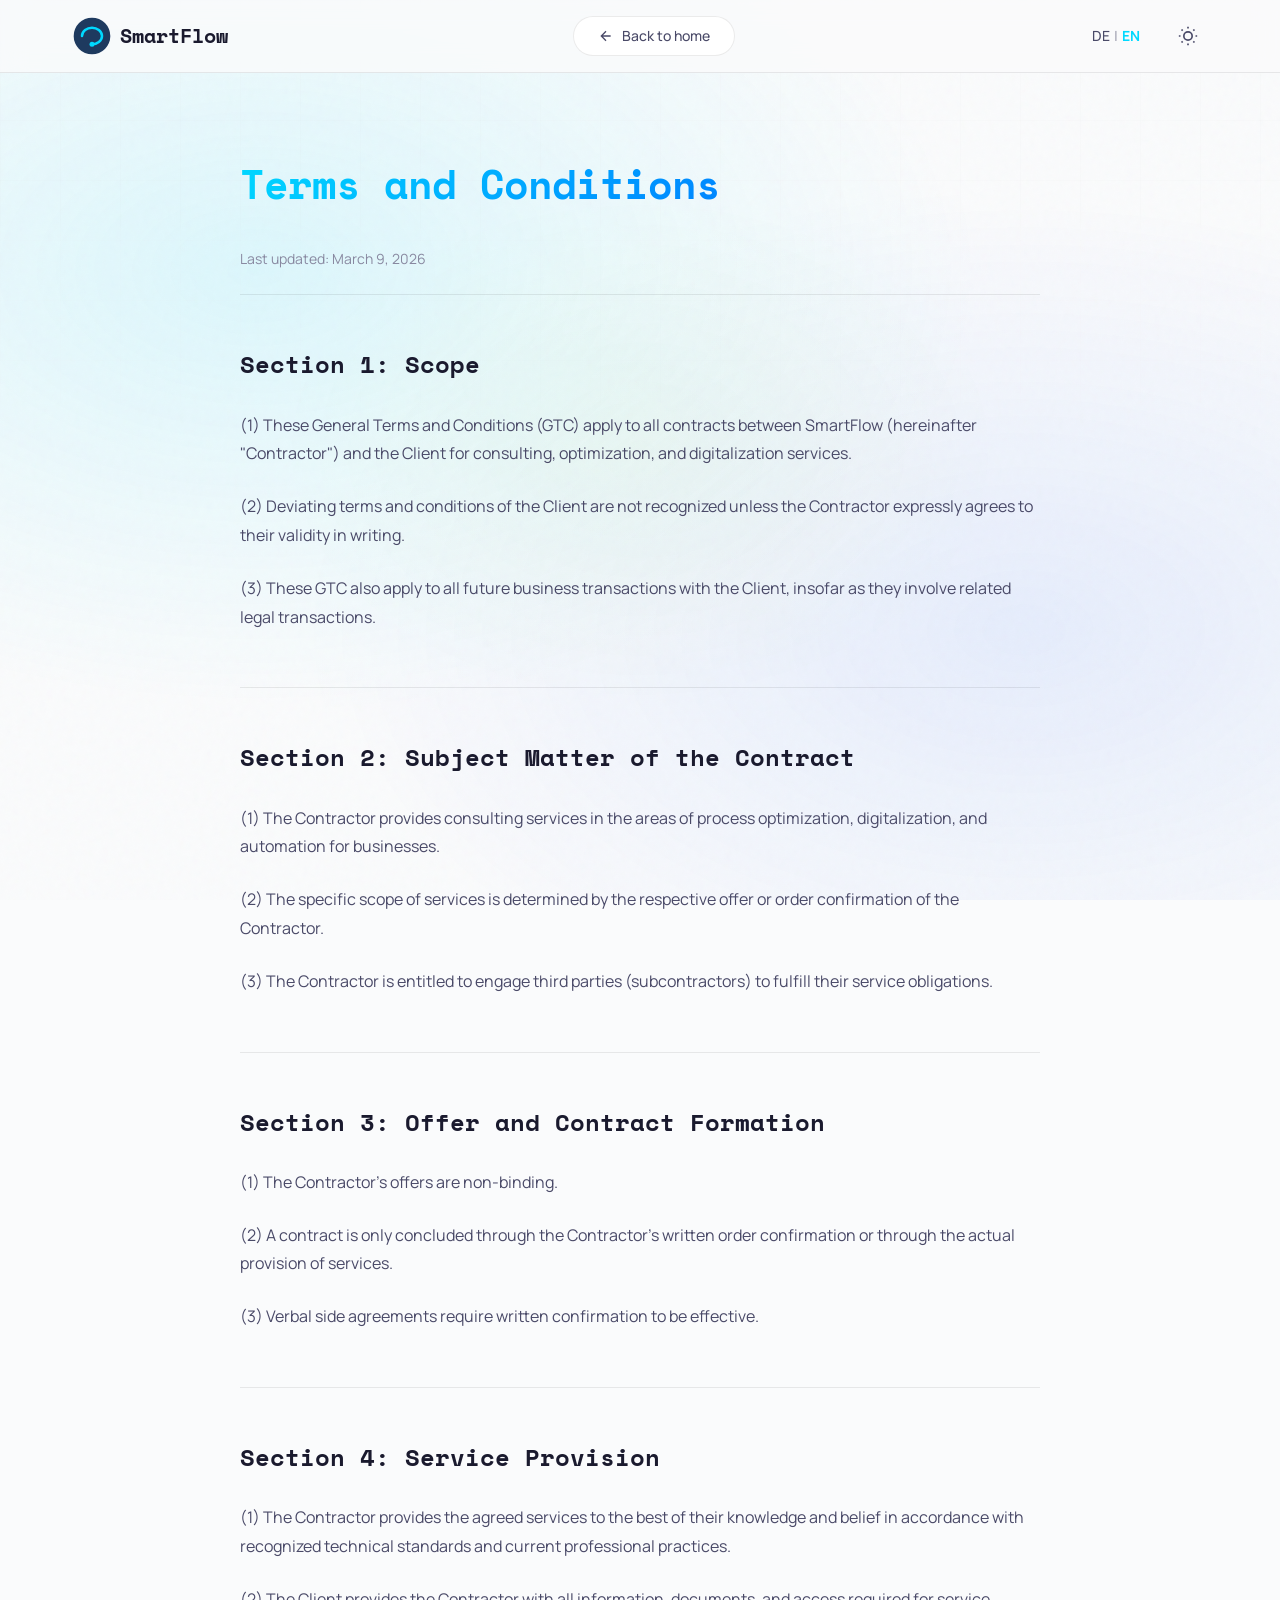
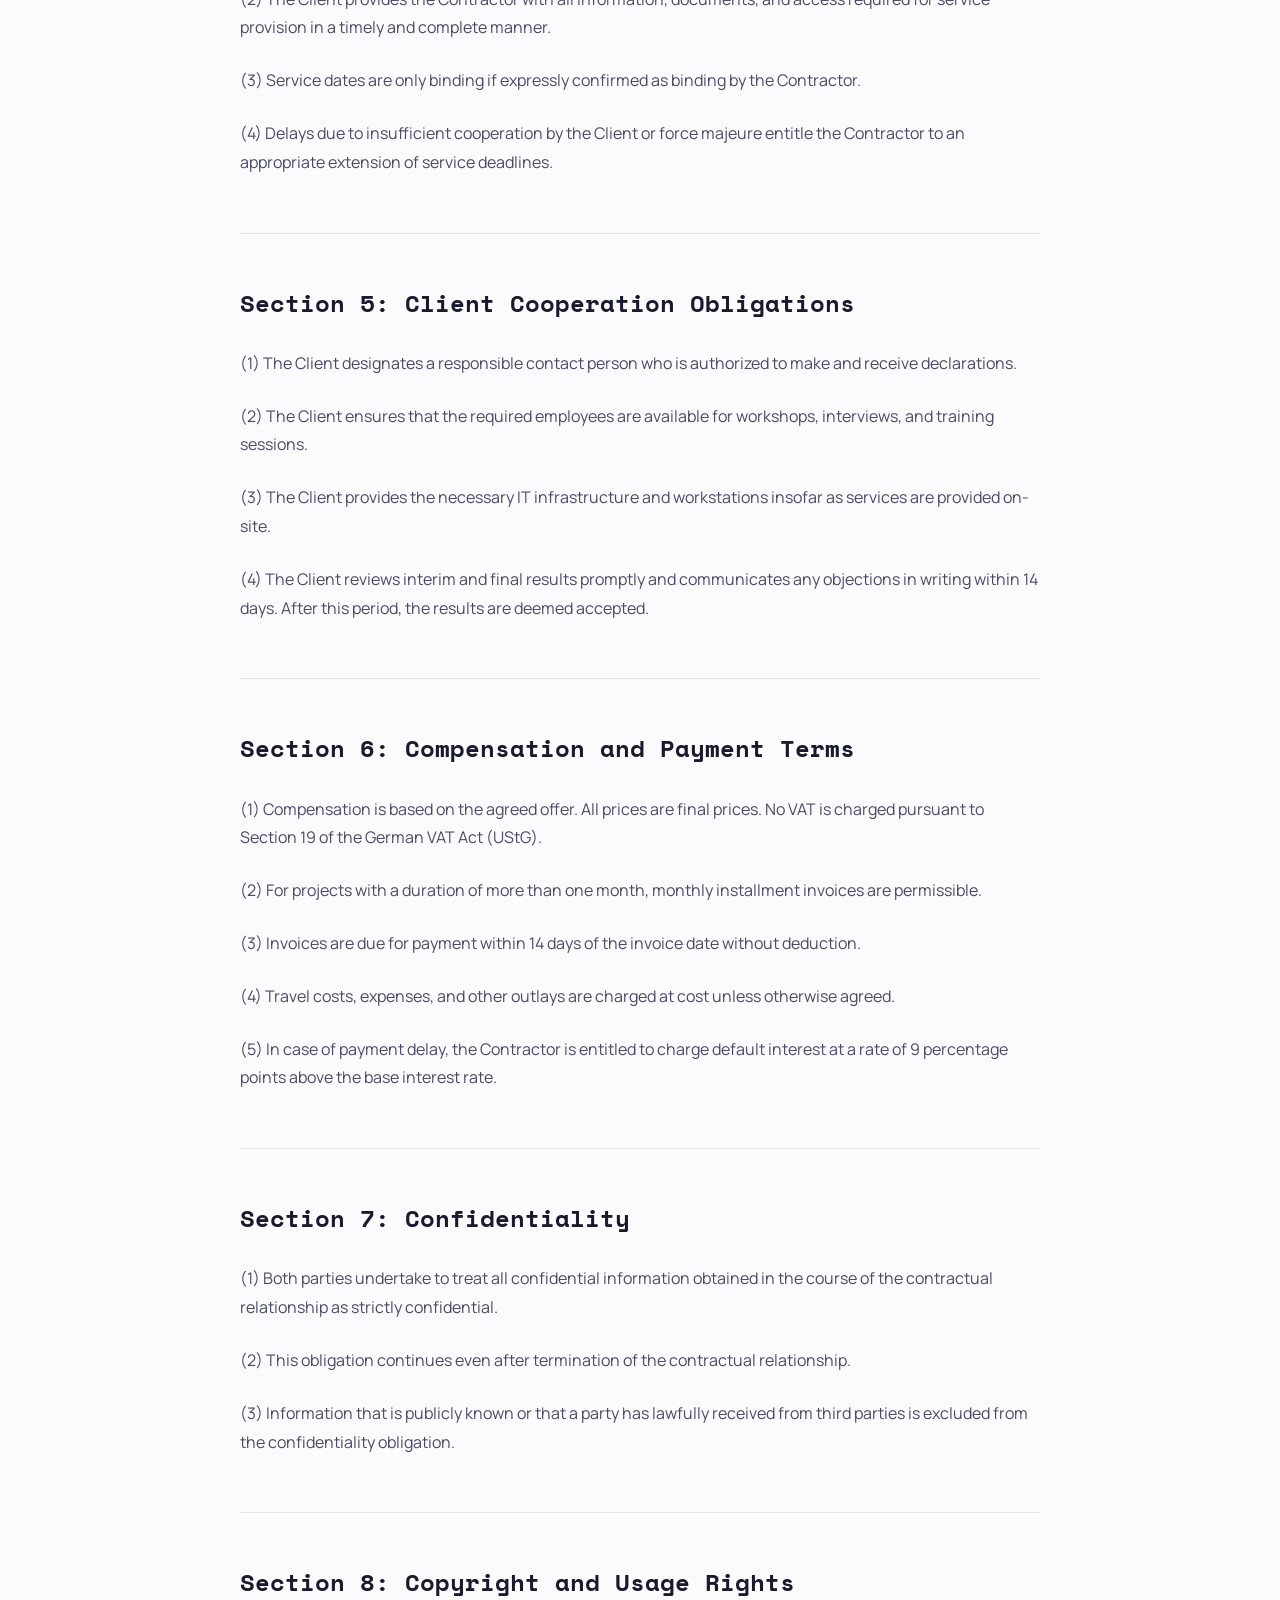
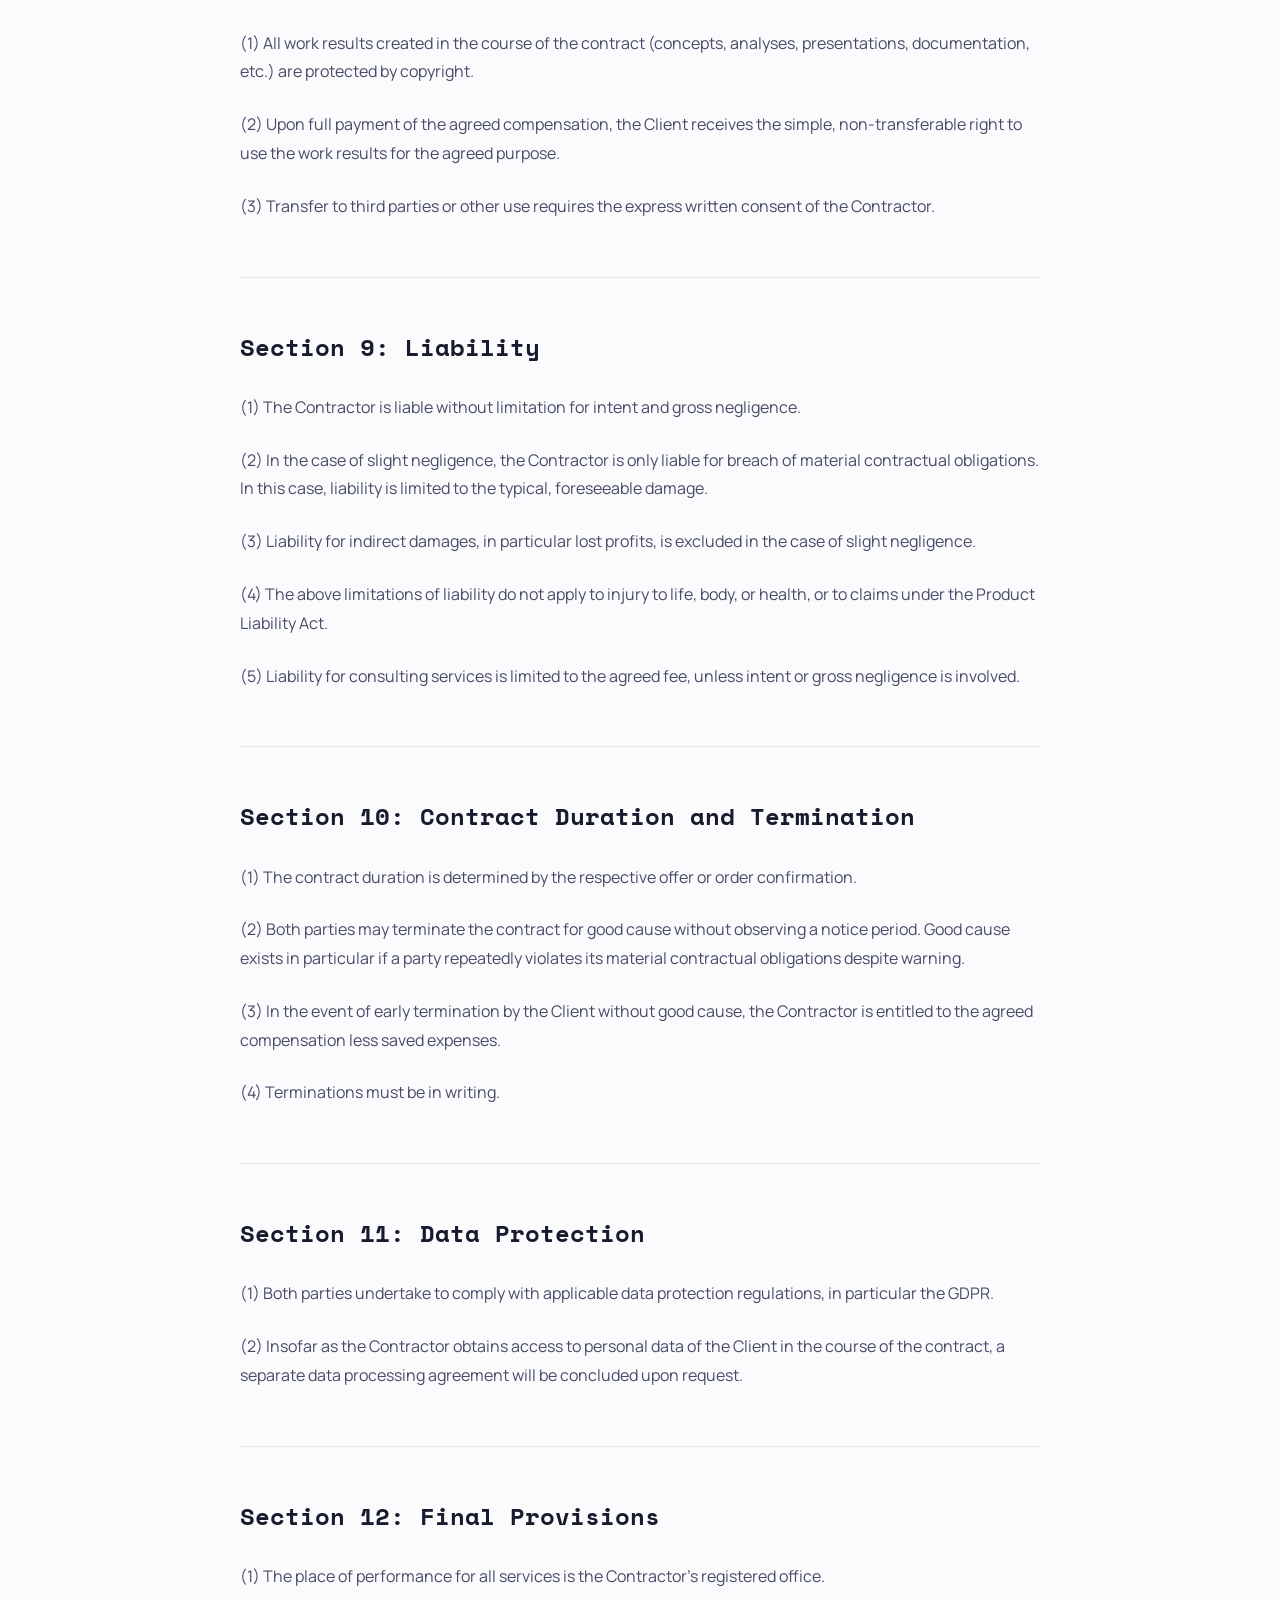
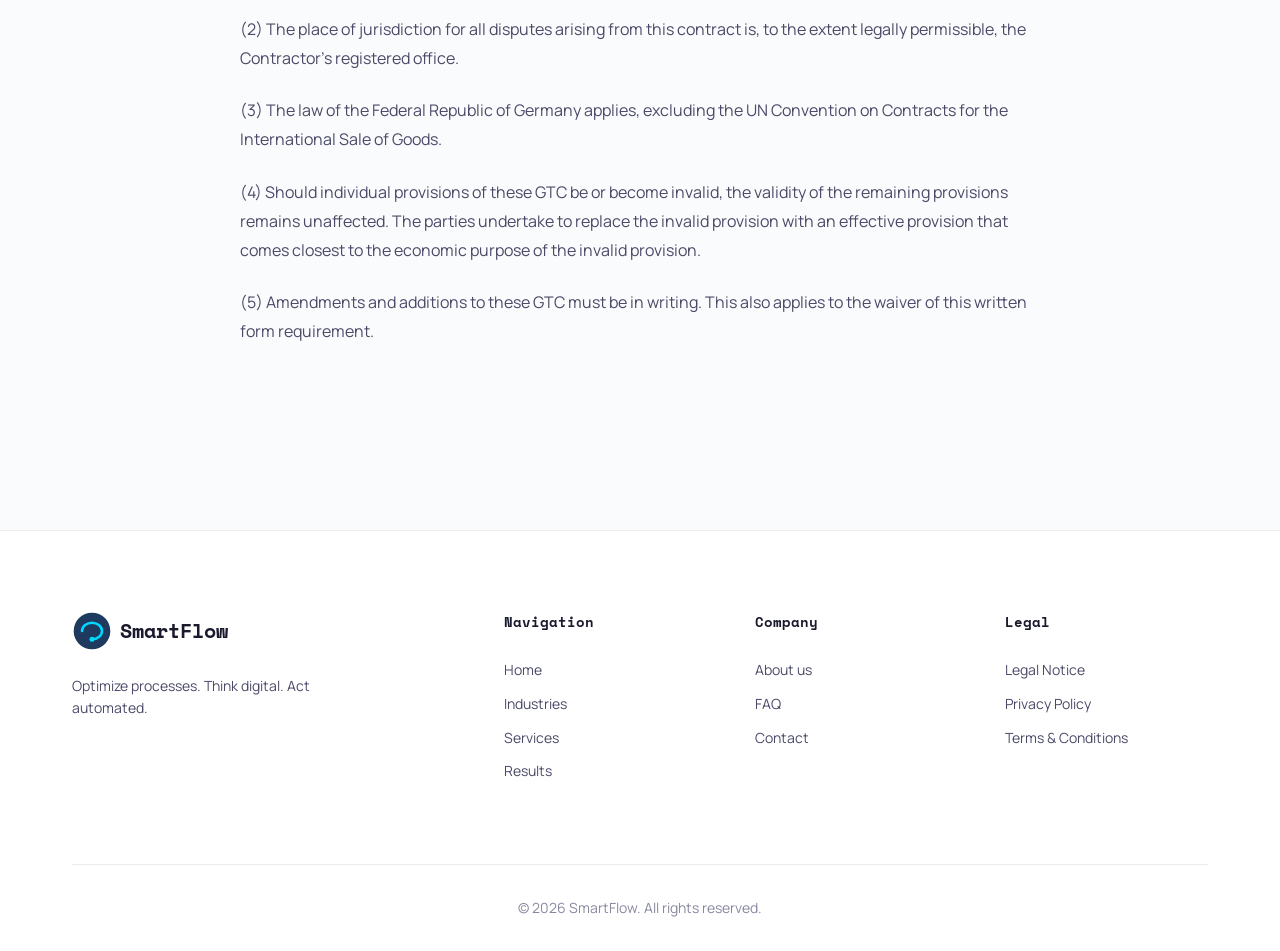
<file: en/terms.html>
<!DOCTYPE html>
<html lang="en">
<head>
  <meta charset="UTF-8">
  <meta name="viewport" content="width=device-width, initial-scale=1.0">
  <meta name="description" content="Terms and Conditions - SmartFlow Process Optimization, Digitalization and Automation">
  <meta name="robots" content="noindex, follow">
  <title>Terms & Conditions | SmartFlow</title>

  <!-- Favicon -->
  <link rel="icon" type="image/svg+xml" href="../favicon.svg">

  <!-- Open Graph / Social Media -->
  <meta property="og:type" content="website">
  <meta property="og:url" content="https://smartflow.bayern/en/terms.html">
  <meta property="og:title" content="Terms & Conditions | SmartFlow">
  <meta property="og:description" content="Terms and Conditions - SmartFlow Process Optimization, Digitalization and Automation">
  <meta property="og:image" content="https://smartflow.bayern/assets/og-image.jpg">

  <!-- Language Alternates -->
  <link rel="alternate" hreflang="de" href="https://smartflow.bayern/agb.html">
  <link rel="alternate" hreflang="en" href="https://smartflow.bayern/en/terms.html">
  <link rel="alternate" hreflang="x-default" href="https://smartflow.bayern/agb.html">

  <!-- Fonts -->
  <link rel="preconnect" href="https://fonts.googleapis.com">
  <link rel="preconnect" href="https://fonts.gstatic.com" crossorigin>
  <link href="https://fonts.googleapis.com/css2?family=Space+Mono:wght@400;700&family=Manrope:wght@300;400;500;600;700&family=IBM+Plex+Mono:wght@400;500&display=swap" rel="stylesheet">

  <!-- Styles -->
  <link rel="stylesheet" href="../css/styles.css">
</head>
<body>
  <!-- Background Effects -->
  <div class="bg-effects" aria-hidden="true">
    <div class="gradient-mesh"></div>
    <div class="grid-lines"></div>
    <div class="grain-overlay"></div>
  </div>

  <!-- Navigation -->
  <header class="header" role="banner">
    <nav class="nav" role="navigation" aria-label="Main navigation">
      <a href="index.html" class="logo" aria-label="SmartFlow - Home">
        <svg class="logo-icon" viewBox="0 0 48 48" width="40" height="40" aria-hidden="true">
          <circle cx="24" cy="24" r="22" fill="#1E3A5F"/>
          <path d="M12 24 C12 18, 18 14, 24 14 C30 14, 36 18, 36 24 C36 30, 30 34, 24 34" stroke="#00D9FF" stroke-width="3" fill="none" stroke-linecap="round"/>
          <circle cx="24" cy="34" r="3" fill="#00D9FF"/>
        </svg>
        <span class="logo-text">SmartFlow</span>
      </a>

      <div class="nav-legal">
        <a href="index.html" class="btn-back">
          <svg width="16" height="16" viewBox="0 0 24 24" fill="none" stroke="currentColor" stroke-width="2">
            <path d="M19 12H5M12 19l-7-7 7-7"/>
          </svg>
          Back to home
        </a>
      </div>

      <div class="nav-actions">
        <a href="../agb.html" class="lang-toggle" aria-label="Auf Deutsch wechseln">
          <span class="lang-other">DE</span>
          <span class="lang-separator">|</span>
          <span class="lang-current">EN</span>
        </a>
        <button class="theme-toggle" aria-label="Toggle theme" type="button">
          <svg class="icon-sun" width="20" height="20" viewBox="0 0 24 24" fill="none" stroke="currentColor" stroke-width="2">
            <circle cx="12" cy="12" r="5"/>
            <path d="M12 1v2M12 21v2M4.22 4.22l1.42 1.42M18.36 18.36l1.42 1.42M1 12h2M21 12h2M4.22 19.78l1.42-1.42M18.36 5.64l1.42-1.42"/>
          </svg>
          <svg class="icon-moon" width="20" height="20" viewBox="0 0 24 24" fill="none" stroke="currentColor" stroke-width="2">
            <path d="M21 12.79A9 9 0 1 1 11.21 3 7 7 0 0 0 21 12.79z"/>
          </svg>
        </button>
      </div>
    </nav>
  </header>

  <!-- Legal Content -->
  <main class="legal-page">
    <div class="legal-container">
      <h1>Terms and Conditions</h1>
      <p class="legal-meta">Last updated: March 9, 2026</p>

      <div class="legal-content">
        <section class="legal-section">
          <h2>Section 1: Scope</h2>
          <p>
            (1) These General Terms and Conditions (GTC) apply to all contracts between SmartFlow (hereinafter "Contractor") and the Client for consulting, optimization, and digitalization services.
          </p>
          <p>
            (2) Deviating terms and conditions of the Client are not recognized unless the Contractor expressly agrees to their validity in writing.
          </p>
          <p>
            (3) These GTC also apply to all future business transactions with the Client, insofar as they involve related legal transactions.
          </p>
        </section>

        <section class="legal-section">
          <h2>Section 2: Subject Matter of the Contract</h2>
          <p>
            (1) The Contractor provides consulting services in the areas of process optimization, digitalization, and automation for businesses.
          </p>
          <p>
            (2) The specific scope of services is determined by the respective offer or order confirmation of the Contractor.
          </p>
          <p>
            (3) The Contractor is entitled to engage third parties (subcontractors) to fulfill their service obligations.
          </p>
        </section>

        <section class="legal-section">
          <h2>Section 3: Offer and Contract Formation</h2>
          <p>
            (1) The Contractor's offers are non-binding.
          </p>
          <p>
            (2) A contract is only concluded through the Contractor's written order confirmation or through the actual provision of services.
          </p>
          <p>
            (3) Verbal side agreements require written confirmation to be effective.
          </p>
        </section>

        <section class="legal-section">
          <h2>Section 4: Service Provision</h2>
          <p>
            (1) The Contractor provides the agreed services to the best of their knowledge and belief in accordance with recognized technical standards and current professional practices.
          </p>
          <p>
            (2) The Client provides the Contractor with all information, documents, and access required for service provision in a timely and complete manner.
          </p>
          <p>
            (3) Service dates are only binding if expressly confirmed as binding by the Contractor.
          </p>
          <p>
            (4) Delays due to insufficient cooperation by the Client or force majeure entitle the Contractor to an appropriate extension of service deadlines.
          </p>
        </section>

        <section class="legal-section">
          <h2>Section 5: Client Cooperation Obligations</h2>
          <p>
            (1) The Client designates a responsible contact person who is authorized to make and receive declarations.
          </p>
          <p>
            (2) The Client ensures that the required employees are available for workshops, interviews, and training sessions.
          </p>
          <p>
            (3) The Client provides the necessary IT infrastructure and workstations insofar as services are provided on-site.
          </p>
          <p>
            (4) The Client reviews interim and final results promptly and communicates any objections in writing within 14 days. After this period, the results are deemed accepted.
          </p>
        </section>

        <section class="legal-section">
          <h2>Section 6: Compensation and Payment Terms</h2>
          <p>
            (1) Compensation is based on the agreed offer. All prices are final prices. No VAT is charged pursuant to Section 19 of the German VAT Act (UStG).
          </p>
          <p>
            (2) For projects with a duration of more than one month, monthly installment invoices are permissible.
          </p>
          <p>
            (3) Invoices are due for payment within 14 days of the invoice date without deduction.
          </p>
          <p>
            (4) Travel costs, expenses, and other outlays are charged at cost unless otherwise agreed.
          </p>
          <p>
            (5) In case of payment delay, the Contractor is entitled to charge default interest at a rate of 9 percentage points above the base interest rate.
          </p>
        </section>

        <section class="legal-section">
          <h2>Section 7: Confidentiality</h2>
          <p>
            (1) Both parties undertake to treat all confidential information obtained in the course of the contractual relationship as strictly confidential.
          </p>
          <p>
            (2) This obligation continues even after termination of the contractual relationship.
          </p>
          <p>
            (3) Information that is publicly known or that a party has lawfully received from third parties is excluded from the confidentiality obligation.
          </p>
        </section>

        <section class="legal-section">
          <h2>Section 8: Copyright and Usage Rights</h2>
          <p>
            (1) All work results created in the course of the contract (concepts, analyses, presentations, documentation, etc.) are protected by copyright.
          </p>
          <p>
            (2) Upon full payment of the agreed compensation, the Client receives the simple, non-transferable right to use the work results for the agreed purpose.
          </p>
          <p>
            (3) Transfer to third parties or other use requires the express written consent of the Contractor.
          </p>
        </section>

        <section class="legal-section">
          <h2>Section 9: Liability</h2>
          <p>
            (1) The Contractor is liable without limitation for intent and gross negligence.
          </p>
          <p>
            (2) In the case of slight negligence, the Contractor is only liable for breach of material contractual obligations. In this case, liability is limited to the typical, foreseeable damage.
          </p>
          <p>
            (3) Liability for indirect damages, in particular lost profits, is excluded in the case of slight negligence.
          </p>
          <p>
            (4) The above limitations of liability do not apply to injury to life, body, or health, or to claims under the Product Liability Act.
          </p>
          <p>
            (5) Liability for consulting services is limited to the agreed fee, unless intent or gross negligence is involved.
          </p>
        </section>

        <section class="legal-section">
          <h2>Section 10: Contract Duration and Termination</h2>
          <p>
            (1) The contract duration is determined by the respective offer or order confirmation.
          </p>
          <p>
            (2) Both parties may terminate the contract for good cause without observing a notice period. Good cause exists in particular if a party repeatedly violates its material contractual obligations despite warning.
          </p>
          <p>
            (3) In the event of early termination by the Client without good cause, the Contractor is entitled to the agreed compensation less saved expenses.
          </p>
          <p>
            (4) Terminations must be in writing.
          </p>
        </section>

        <section class="legal-section">
          <h2>Section 11: Data Protection</h2>
          <p>
            (1) Both parties undertake to comply with applicable data protection regulations, in particular the GDPR.
          </p>
          <p>
            (2) Insofar as the Contractor obtains access to personal data of the Client in the course of the contract, a separate data processing agreement will be concluded upon request.
          </p>
        </section>

        <section class="legal-section">
          <h2>Section 12: Final Provisions</h2>
          <p>
            (1) The place of performance for all services is the Contractor's registered office.
          </p>
          <p>
            (2) The place of jurisdiction for all disputes arising from this contract is, to the extent legally permissible, the Contractor's registered office.
          </p>
          <p>
            (3) The law of the Federal Republic of Germany applies, excluding the UN Convention on Contracts for the International Sale of Goods.
          </p>
          <p>
            (4) Should individual provisions of these GTC be or become invalid, the validity of the remaining provisions remains unaffected. The parties undertake to replace the invalid provision with an effective provision that comes closest to the economic purpose of the invalid provision.
          </p>
          <p>
            (5) Amendments and additions to these GTC must be in writing. This also applies to the waiver of this written form requirement.
          </p>
        </section>
      </div>
    </div>
  </main>

  <!-- Footer -->
  <footer class="footer">
    <div class="footer-container">
      <div class="footer-main">
        <div class="footer-brand">
          <a href="index.html" class="logo">
            <svg class="logo-icon" viewBox="0 0 48 48" width="40" height="40">
              <circle cx="24" cy="24" r="22" fill="#1E3A5F"/>
              <path d="M12 24 C12 18, 18 14, 24 14 C30 14, 36 18, 36 24 C36 30, 30 34, 24 34" stroke="#00D9FF" stroke-width="3" fill="none" stroke-linecap="round"/>
              <circle cx="24" cy="34" r="3" fill="#00D9FF"/>
            </svg>
            <span class="logo-text">SmartFlow</span>
          </a>
          <p class="footer-tagline">Optimize processes. Think digital. Act automated.</p>
        </div>

        <nav class="footer-nav">
          <div class="footer-nav-group">
            <h4>Navigation</h4>
            <ul>
              <li><a href="index.html">Home</a></li>
              <li><a href="index.html#branchen">Industries</a></li>
              <li><a href="index.html#services">Services</a></li>
              <li><a href="index.html#results">Results</a></li>
            </ul>
          </div>

          <div class="footer-nav-group">
            <h4>Company</h4>
            <ul>
              <li><a href="index.html#about">About us</a></li>
              <li><a href="index.html#faq">FAQ</a></li>
              <li><a href="index.html#contact">Contact</a></li>
            </ul>
          </div>

          <div class="footer-nav-group">
            <h4>Legal</h4>
            <ul>
              <li><a href="legal-notice.html">Legal Notice</a></li>
              <li><a href="privacy-policy.html">Privacy Policy</a></li>
              <li><a href="terms.html">Terms & Conditions</a></li>
            </ul>
          </div>
        </nav>
      </div>

      <div class="footer-bottom">
        <p>&copy; 2026 SmartFlow. All rights reserved.</p>
      </div>
    </div>
  </footer>

  <!-- JavaScript -->
  <script src="../js/main.js"></script>
</body>
</html>
</file>
<file: css/styles.css>
/* =====================================================
   SmartFlow v2 - Design System
   Flow State: Kinetic Minimalism
   ===================================================== */

/* =====================================================
   CSS Custom Properties (Design Tokens)
   ===================================================== */
:root {
  /* Colors - Light Mode */
  --color-primary: #00D9FF;
  --color-primary-dark: #00B8D9;
  --color-secondary: #0051FF;
  --color-accent: #BFFF00;
  --color-success: #00FF88;
  --color-warning: #FFB800;
  --color-error: #FF4757;

  /* Neutrals */
  --color-bg: #FAFBFC;
  --color-bg-alt: #F0F2F5;
  --color-surface: #FFFFFF;
  --color-surface-elevated: #FFFFFF;
  --color-text: #1A1A2E;
  --color-text-secondary: #4A4A68;
  --color-text-muted: #8888A0;
  --color-border: rgba(0, 0, 0, 0.08);
  --color-border-strong: rgba(0, 0, 0, 0.15);

  /* Brand */
  --color-brand-dark: #1E3A5F;

  /* Gradients */
  --gradient-primary: linear-gradient(135deg, var(--color-primary) 0%, var(--color-secondary) 100%);
  --gradient-accent: linear-gradient(135deg, var(--color-accent) 0%, var(--color-success) 100%);
  --gradient-mesh: radial-gradient(ellipse at 20% 30%, rgba(0, 217, 255, 0.15) 0%, transparent 50%),
                   radial-gradient(ellipse at 80% 70%, rgba(0, 81, 255, 0.1) 0%, transparent 50%),
                   radial-gradient(ellipse at 50% 50%, rgba(191, 255, 0, 0.05) 0%, transparent 40%);

  /* Typography */
  --font-heading: 'Space Mono', monospace;
  --font-body: 'Manrope', sans-serif;
  --font-mono: 'IBM Plex Mono', monospace;

  /* Font Sizes */
  --text-xs: 0.75rem;
  --text-sm: 0.875rem;
  --text-base: 1rem;
  --text-lg: 1.125rem;
  --text-xl: 1.25rem;
  --text-2xl: 1.5rem;
  --text-3xl: 2rem;
  --text-4xl: 2.5rem;
  --text-5xl: 3.5rem;
  --text-6xl: 4.5rem;

  /* Spacing */
  --space-xs: 0.5rem;
  --space-sm: 1rem;
  --space-md: 1.5rem;
  --space-lg: 2rem;
  --space-xl: 3rem;
  --space-2xl: 5rem;
  --space-3xl: 8rem;

  /* Border Radius */
  --radius-sm: 4px;
  --radius-md: 8px;
  --radius-lg: 16px;
  --radius-xl: 24px;
  --radius-full: 9999px;

  /* Shadows */
  --shadow-sm: 0 1px 2px rgba(0, 0, 0, 0.05);
  --shadow-md: 0 4px 12px rgba(0, 0, 0, 0.08);
  --shadow-lg: 0 8px 30px rgba(0, 0, 0, 0.12);
  --shadow-xl: 0 20px 50px rgba(0, 0, 0, 0.15);
  --shadow-glow: 0 0 40px rgba(0, 217, 255, 0.3);

  /* Transitions */
  --transition-fast: 150ms ease;
  --transition-normal: 300ms ease;
  --transition-slow: 600ms ease;
  --transition-bounce: 600ms cubic-bezier(0.34, 1.56, 0.64, 1);

  /* Z-Index */
  --z-base: 0;
  --z-dropdown: 100;
  --z-sticky: 200;
  --z-modal: 300;
  --z-tooltip: 400;

  /* Layout */
  --container-max: 1200px;
  --header-height: 72px;
}

/* Dark Mode */
[data-theme="dark"] {
  --color-bg: #0A0E14;
  --color-bg-alt: #12171F;
  --color-surface: #1A2030;
  --color-surface-elevated: #242D3D;
  --color-text: #F0F2F5;
  --color-text-secondary: #B8BCC8;
  --color-text-muted: #6B7280;
  --color-border: rgba(255, 255, 255, 0.08);
  --color-border-strong: rgba(255, 255, 255, 0.15);
  --gradient-mesh: radial-gradient(ellipse at 20% 30%, rgba(0, 217, 255, 0.1) 0%, transparent 50%),
                   radial-gradient(ellipse at 80% 70%, rgba(0, 81, 255, 0.08) 0%, transparent 50%),
                   radial-gradient(ellipse at 50% 50%, rgba(191, 255, 0, 0.03) 0%, transparent 40%);
}

/* =====================================================
   CSS Reset & Base
   ===================================================== */
*, *::before, *::after {
  box-sizing: border-box;
  margin: 0;
  padding: 0;
}

html {
  scroll-behavior: smooth;
  -webkit-font-smoothing: antialiased;
  -moz-osx-font-smoothing: grayscale;
}

body {
  font-family: var(--font-body);
  font-size: var(--text-base);
  line-height: 1.6;
  color: var(--color-text);
  background-color: var(--color-bg);
  min-height: 100vh;
  overflow-x: hidden;
}

img, picture, video, canvas, svg {
  display: block;
  max-width: 100%;
}

input, button, textarea, select {
  font: inherit;
  color: inherit;
}

button {
  cursor: pointer;
  border: none;
  background: none;
}

a {
  color: inherit;
  text-decoration: none;
}

ul, ol {
  list-style: none;
}

/* =====================================================
   Background Effects
   ===================================================== */
.bg-effects {
  position: fixed;
  inset: 0;
  pointer-events: none;
  z-index: -1;
  overflow: hidden;
}

.gradient-mesh {
  position: absolute;
  inset: 0;
  background: var(--gradient-mesh);
  opacity: 0.8;
  animation: meshFloat 20s ease-in-out infinite;
  will-change: transform;
}

@keyframes meshFloat {
  0%, 100% { transform: translate(0, 0) scale(1); }
  25% { transform: translate(2%, 3%) scale(1.02); }
  50% { transform: translate(-1%, 2%) scale(0.98); }
  75% { transform: translate(1%, -2%) scale(1.01); }
}

.grid-lines {
  position: absolute;
  inset: 0;
  background-image:
    linear-gradient(var(--color-border) 1px, transparent 1px),
    linear-gradient(90deg, var(--color-border) 1px, transparent 1px);
  background-size: 60px 60px;
  opacity: 0.5;
  mask-image: linear-gradient(to bottom, rgba(0,0,0,0.3) 0%, transparent 60%);
}

.grain-overlay {
  position: absolute;
  inset: 0;
  background-image: url("data:image/svg+xml,%3Csvg viewBox='0 0 200 200' xmlns='http://www.w3.org/2000/svg'%3E%3Cfilter id='noise'%3E%3CfeTurbulence type='fractalNoise' baseFrequency='0.65' numOctaves='3' stitchTiles='stitch'/%3E%3C/filter%3E%3Crect width='100%25' height='100%25' filter='url(%23noise)'/%3E%3C/svg%3E");
  opacity: 0.03;
  mix-blend-mode: overlay;
}

/* =====================================================
   Typography Utilities
   ===================================================== */
.text-gradient {
  background: var(--gradient-primary);
  -webkit-background-clip: text;
  -webkit-text-fill-color: transparent;
  background-clip: text;
}

.section-label {
  display: inline-block;
  font-family: var(--font-mono);
  font-size: var(--text-xs);
  font-weight: 500;
  text-transform: uppercase;
  letter-spacing: 0.15em;
  color: var(--color-primary);
  margin-bottom: var(--space-sm);
}

.section-title {
  font-family: var(--font-heading);
  font-size: var(--text-4xl);
  font-weight: 700;
  line-height: 1.2;
  margin-bottom: var(--space-md);
}

.section-subtitle {
  font-size: var(--text-lg);
  color: var(--color-text-secondary);
  max-width: 600px;
}

/* =====================================================
   Layout
   ===================================================== */
.section-container {
  max-width: var(--container-max);
  margin: 0 auto;
  padding: 0 var(--space-lg);
}

.section-header {
  text-align: center;
  margin-bottom: var(--space-2xl);
}

.section-header .section-subtitle {
  margin: 0 auto;
}

/* =====================================================
   Header & Navigation
   ===================================================== */
.header {
  position: fixed;
  top: 0;
  left: 0;
  right: 0;
  z-index: var(--z-sticky);
  background: rgba(250, 251, 252, 0.8);
  backdrop-filter: blur(12px);
  -webkit-backdrop-filter: blur(12px);
  border-bottom: 1px solid var(--color-border);
  transition: var(--transition-normal);
}

[data-theme="dark"] .header {
  background: rgba(10, 14, 20, 0.85);
}

.nav {
  display: flex;
  align-items: center;
  justify-content: space-between;
  max-width: var(--container-max);
  margin: 0 auto;
  padding: var(--space-sm) var(--space-lg);
  height: var(--header-height);
}

.logo {
  display: flex;
  align-items: center;
  gap: var(--space-xs);
}

.logo-text {
  font-family: var(--font-heading);
  font-size: var(--text-xl);
  font-weight: 700;
}

.nav-links {
  display: flex;
  align-items: center;
  gap: var(--space-lg);
}

.nav-link {
  font-size: var(--text-sm);
  font-weight: 500;
  color: var(--color-text-secondary);
  transition: var(--transition-fast);
  position: relative;
}

.nav-link::after {
  content: '';
  position: absolute;
  bottom: -4px;
  left: 0;
  width: 0;
  height: 2px;
  background: var(--gradient-primary);
  transition: var(--transition-fast);
}

.nav-link:hover,
.nav-link.active {
  color: var(--color-text);
}

.nav-link:hover::after,
.nav-link.active::after {
  width: 100%;
}

.nav-actions {
  display: flex;
  align-items: center;
  gap: var(--space-sm);
}

.theme-toggle {
  width: 40px;
  height: 40px;
  display: flex;
  align-items: center;
  justify-content: center;
  border-radius: var(--radius-md);
  color: var(--color-text-secondary);
  transition: var(--transition-fast);
}

.theme-toggle:hover {
  background: var(--color-border);
  color: var(--color-text);
}

.icon-sun,
.icon-moon {
  transition: var(--transition-fast);
}

[data-theme="dark"] .icon-sun {
  display: none;
}

[data-theme="light"] .icon-moon,
:root:not([data-theme]) .icon-moon {
  display: none;
}

/* Language Toggle */
.lang-toggle {
  display: flex;
  align-items: center;
  gap: 0.25rem;
  padding: 0.5rem 0.75rem;
  color: var(--color-text-secondary);
  font-size: 0.875rem;
  font-weight: 500;
  text-decoration: none;
  border-radius: var(--radius-md);
  transition: var(--transition-fast);
}

.lang-toggle:hover {
  background: var(--color-border);
  color: var(--color-text);
}

.lang-current {
  color: var(--color-primary);
  font-weight: 700;
}

.lang-separator {
  opacity: 0.5;
}

.mobile-menu-btn {
  display: none;
  flex-direction: column;
  gap: 5px;
  padding: 8px;
}

.hamburger-line {
  width: 24px;
  height: 2px;
  background: var(--color-text);
  border-radius: 2px;
  transition: var(--transition-fast);
}

.mobile-menu {
  display: none;
  position: absolute;
  top: 100%;
  left: 0;
  right: 0;
  background: var(--color-surface);
  border-bottom: 1px solid var(--color-border);
  padding: var(--space-lg);
}

.mobile-nav-links {
  display: flex;
  flex-direction: column;
  gap: var(--space-md);
}

.mobile-nav-link {
  font-size: var(--text-lg);
  font-weight: 500;
  color: var(--color-text-secondary);
  transition: var(--transition-fast);
}

.mobile-nav-link:hover {
  color: var(--color-primary);
}

@media (max-width: 768px) {
  .nav-links {
    display: none;
  }

  .mobile-menu-btn {
    display: flex;
  }

  .mobile-menu:not([hidden]) {
    display: block;
  }
}

/* =====================================================
   Buttons
   ===================================================== */
.btn {
  display: inline-flex;
  align-items: center;
  justify-content: center;
  gap: var(--space-xs);
  padding: 14px 28px;
  font-family: var(--font-body);
  font-size: var(--text-sm);
  font-weight: 600;
  border-radius: var(--radius-md);
  transition: var(--transition-fast);
  white-space: nowrap;
}

.btn-primary {
  background: var(--color-accent);
  color: #000;
  will-change: transform;
}

.btn-primary:hover {
  background: #D4FF33;
  transform: translateY(-2px);
  box-shadow: var(--shadow-md);
}

.btn-secondary {
  background: transparent;
  color: var(--color-text);
  border: 1px solid var(--color-border-strong);
}

.btn-secondary:hover {
  background: var(--color-border);
  border-color: var(--color-text-muted);
}

.btn-large {
  padding: 18px 36px;
  font-size: var(--text-base);
}

.btn-full {
  width: 100%;
}

/* =====================================================
   Hero Section
   ===================================================== */
.hero-section {
  min-height: 100vh;
  display: flex;
  align-items: center;
  padding-top: var(--header-height);
  position: relative;
  overflow: hidden;
}

.hero-container {
  display: grid;
  grid-template-columns: 1fr 1fr;
  gap: var(--space-2xl);
  max-width: var(--container-max);
  margin: 0 auto;
  padding: var(--space-2xl) var(--space-lg);
  align-items: center;
}

.hero-badge {
  display: inline-block;
  padding: var(--space-xs) var(--space-sm);
  background: var(--color-border);
  border-radius: var(--radius-full);
  font-family: var(--font-mono);
  font-size: var(--text-xs);
  font-weight: 500;
  text-transform: uppercase;
  letter-spacing: 0.1em;
  color: var(--color-text-secondary);
  margin-bottom: var(--space-md);
}

.hero-title {
  font-family: var(--font-heading);
  font-size: var(--text-5xl);
  font-weight: 700;
  line-height: 1.15;
  margin-bottom: var(--space-lg);
}

.hero-subtitle {
  font-size: var(--text-lg);
  color: var(--color-text-secondary);
  margin-bottom: var(--space-xl);
  max-width: 520px;
}

.hero-cta {
  display: flex;
  gap: var(--space-sm);
  flex-wrap: wrap;
}

.hero-visual {
  position: relative;
  height: 500px;
}

#particle-canvas {
  position: absolute;
  inset: 0;
  width: 100%;
  height: 100%;
}

@media (max-width: 1024px) {
  .hero-container {
    grid-template-columns: 1fr;
    text-align: center;
  }

  .hero-subtitle {
    margin-left: auto;
    margin-right: auto;
  }

  .hero-cta {
    justify-content: center;
  }

  .hero-visual {
    display: none;
  }
}

@media (max-width: 768px) {
  .hero-title {
    font-size: var(--text-4xl);
  }
}

/* =====================================================
   Trust Bar / Marquee
   ===================================================== */
.trust-bar {
  padding: var(--space-lg) 0;
  background: var(--color-surface);
  border-top: 1px solid var(--color-border);
  border-bottom: 1px solid var(--color-border);
  overflow: hidden;
}

.marquee-container {
  width: 100%;
  overflow: hidden;
}

.marquee-track {
  display: flex;
  animation: marquee 30s linear infinite;
}

.marquee-content {
  display: flex;
  gap: var(--space-2xl);
  flex-shrink: 0;
  padding-right: var(--space-2xl);
}

.trust-item {
  display: flex;
  align-items: center;
  gap: var(--space-xs);
  font-family: var(--font-heading);
  font-size: var(--text-sm);
  font-weight: 700;
  color: var(--color-text-secondary);
  white-space: nowrap;
}

.trust-item svg {
  color: var(--color-primary);
}

@keyframes marquee {
  0% { transform: translateX(0); }
  100% { transform: translateX(-50%); }
}

@media (max-width: 768px) {
  .marquee-track {
    animation-duration: 15s;
  }
}

/* =====================================================
   Branchen Section
   ===================================================== */
.branchen-section {
  padding: var(--space-3xl) 0;
}

.branchen-grid {
  display: grid;
  grid-template-columns: repeat(2, 1fr);
  gap: var(--space-lg);
}

.branche-card {
  background: var(--color-surface);
  border: 1px solid var(--color-border);
  border-radius: var(--radius-lg);
  padding: var(--space-xl);
  transition: var(--transition-normal);
  position: relative;
  overflow: hidden;
  will-change: transform;
}

.branche-card::before {
  content: '';
  position: absolute;
  top: 0;
  left: 0;
  right: 0;
  height: 4px;
  background: var(--gradient-primary);
  opacity: 0;
  transition: var(--transition-fast);
}

.branche-card:hover {
  border-color: var(--color-primary);
  transform: translateY(-4px);
  box-shadow: var(--shadow-lg);
}

.branche-card:hover::before {
  opacity: 1;
}

.branche-icon {
  width: 80px;
  height: 80px;
  display: flex;
  align-items: center;
  justify-content: center;
  background: var(--color-bg-alt);
  border-radius: var(--radius-lg);
  margin-bottom: var(--space-md);
  color: var(--color-primary);
}

.branche-content h3 {
  font-family: var(--font-heading);
  font-size: var(--text-xl);
  font-weight: 700;
  margin-bottom: var(--space-xs);
}

.branche-description {
  color: var(--color-text-secondary);
  margin-bottom: var(--space-md);
}

.branche-challenges,
.branche-solutions {
  margin-bottom: var(--space-md);
}

.branche-challenges h4,
.branche-solutions h4 {
  font-family: var(--font-mono);
  font-size: var(--text-xs);
  font-weight: 500;
  text-transform: uppercase;
  letter-spacing: 0.1em;
  color: var(--color-text-muted);
  margin-bottom: var(--space-xs);
}

.branche-challenges ul,
.branche-solutions ul {
  padding-left: var(--space-md);
}

.branche-challenges li,
.branche-solutions li {
  position: relative;
  padding-left: var(--space-sm);
  margin-bottom: 4px;
  font-size: var(--text-sm);
  color: var(--color-text-secondary);
}

.branche-challenges li::before,
.branche-solutions li::before {
  content: '';
  position: absolute;
  left: 0;
  top: 8px;
  width: 4px;
  height: 4px;
  background: var(--color-primary);
  border-radius: 50%;
}

.branche-metrics {
  display: flex;
  gap: var(--space-md);
  padding-top: var(--space-md);
  border-top: 1px solid var(--color-border);
}

.branche-metrics .metric {
  font-family: var(--font-mono);
  font-size: var(--text-sm);
  color: var(--color-text-secondary);
}

.branche-metrics .metric strong {
  color: var(--color-primary);
  font-weight: 700;
}

@media (max-width: 1024px) {
  .branchen-grid {
    grid-template-columns: 1fr;
  }
}

/* =====================================================
   Services Section
   ===================================================== */
.services-section {
  padding: var(--space-3xl) 0;
  background: var(--color-bg-alt);
}

.services-grid {
  display: grid;
  grid-template-columns: repeat(3, 1fr);
  gap: var(--space-lg);
}

.service-card {
  background: var(--color-surface);
  border: 1px solid var(--color-border);
  border-radius: var(--radius-lg);
  padding: var(--space-xl);
  transition: var(--transition-normal);
  position: relative;
  will-change: transform;
}

.service-card:hover {
  transform: translateY(-4px);
  box-shadow: var(--shadow-lg);
}

.service-card-featured {
  border-color: var(--color-primary);
  background: linear-gradient(135deg, rgba(0, 217, 255, 0.05) 0%, rgba(0, 81, 255, 0.05) 100%);
}

.service-number {
  font-family: var(--font-heading);
  font-size: var(--text-4xl);
  font-weight: 700;
  color: var(--color-border-strong);
  margin-bottom: var(--space-md);
}

.service-icon {
  width: 64px;
  height: 64px;
  display: flex;
  align-items: center;
  justify-content: center;
  background: var(--gradient-primary);
  border-radius: var(--radius-md);
  margin-bottom: var(--space-md);
  color: white;
}

.service-card h3 {
  font-family: var(--font-heading);
  font-size: var(--text-xl);
  font-weight: 700;
  margin-bottom: var(--space-sm);
}

.service-card p {
  color: var(--color-text-secondary);
  margin-bottom: var(--space-md);
}

.service-features {
  padding-left: var(--space-md);
}

.service-features li {
  position: relative;
  padding-left: var(--space-sm);
  margin-bottom: 6px;
  font-size: var(--text-sm);
  color: var(--color-text-secondary);
}

.service-features li::before {
  content: '';
  position: absolute;
  left: 0;
  top: 8px;
  width: 4px;
  height: 4px;
  background: var(--color-accent);
  border-radius: 50%;
}

@media (max-width: 1024px) {
  .services-grid {
    grid-template-columns: 1fr;
  }
}

/* =====================================================
   Process Section
   ===================================================== */
.process-section {
  padding: var(--space-3xl) 0;
}

.process-steps {
  display: flex;
  flex-direction: column;
  gap: var(--space-xl);
  max-width: 800px;
  margin: 0 auto;
}

.process-step {
  display: flex;
  gap: var(--space-lg);
  opacity: 1;
  transform: translateY(0);
  transition: var(--transition-slow);
}

.process-step.visible {
  opacity: 1;
  transform: translateY(0);
}

.step-marker {
  display: flex;
  flex-direction: column;
  align-items: center;
  flex-shrink: 0;
}

.step-number {
  width: 56px;
  height: 56px;
  display: flex;
  align-items: center;
  justify-content: center;
  background: var(--gradient-primary);
  border-radius: 50%;
  font-family: var(--font-heading);
  font-size: var(--text-lg);
  font-weight: 700;
  color: white;
}

.step-line {
  width: 2px;
  flex-grow: 1;
  min-height: 40px;
  background: linear-gradient(to bottom, var(--color-primary), var(--color-border));
  margin-top: var(--space-sm);
}

.step-content h3 {
  font-family: var(--font-heading);
  font-size: var(--text-xl);
  font-weight: 700;
  margin-bottom: var(--space-xs);
}

.step-content p {
  color: var(--color-text-secondary);
}

.step-keyword {
  display: block;
  font-family: var(--font-mono);
  font-size: var(--text-xs);
  text-transform: uppercase;
  letter-spacing: 0.1em;
  color: var(--color-primary);
  margin-bottom: var(--space-xs);
  opacity: 0.85;
}

@media (max-width: 768px) {
  .process-step {
    gap: var(--space-md);
  }

  .step-number {
    width: 48px;
    height: 48px;
    font-size: var(--text-base);
  }
}

/* =====================================================
   Results Section
   ===================================================== */
.results-section {
  padding: var(--space-3xl) 0;
  background: var(--color-bg-alt);
}

.metrics-hero-grid {
  display: grid;
  grid-template-columns: repeat(3, 1fr);
  gap: var(--space-lg);
  margin-bottom: var(--space-2xl);
}

.metric-card {
  background: var(--color-surface);
  border: 1px solid var(--color-border);
  border-radius: var(--radius-lg);
  padding: var(--space-xl);
  text-align: center;
  transition: var(--transition-normal);
}

.metric-card:hover {
  transform: translateY(-4px);
  box-shadow: var(--shadow-lg);
}

.metric-card-hero {
  padding: var(--space-xl) var(--space-lg);
}

.metric-icon {
  width: 56px;
  height: 56px;
  margin: 0 auto var(--space-md);
  display: flex;
  align-items: center;
  justify-content: center;
  background: var(--color-bg-alt);
  border-radius: var(--radius-md);
  color: var(--color-primary);
}

.metric-gauge {
  position: relative;
  width: 160px;
  height: 160px;
  margin: 0 auto var(--space-md);
}

.radial-progress {
  transform: rotate(-90deg);
}

.gauge-bg {
  stroke: var(--color-border);
}

.gauge-fill {
  transition: stroke-dashoffset 1.5s ease-out;
}

.gauge-center {
  position: absolute;
  top: 50%;
  left: 50%;
  transform: translate(-50%, -50%);
  display: flex;
  align-items: baseline;
  gap: 2px;
}

.gauge-number {
  font-family: var(--font-heading);
  font-size: var(--text-3xl);
  font-weight: 700;
  color: var(--color-text);
}

.gauge-unit {
  font-family: var(--font-mono);
  font-size: var(--text-lg);
  color: var(--color-text-secondary);
}

.metric-card h3 {
  font-family: var(--font-heading);
  font-size: var(--text-lg);
  font-weight: 700;
  margin-bottom: var(--space-xs);
}

.metric-context {
  font-size: var(--text-sm);
  color: var(--color-text-muted);
}

.metrics-detail-grid {
  display: grid;
  grid-template-columns: repeat(4, 1fr);
  gap: var(--space-md);
  margin-bottom: var(--space-2xl);
}

.metric-card-detail {
  padding: var(--space-lg);
}

.metric-value {
  display: flex;
  align-items: baseline;
  justify-content: center;
  gap: 4px;
  margin-bottom: var(--space-xs);
}

.value-number {
  font-family: var(--font-heading);
  font-size: var(--text-3xl);
  font-weight: 700;
  color: var(--color-primary);
}

.value-unit {
  font-family: var(--font-mono);
  font-size: var(--text-base);
  color: var(--color-text-secondary);
}

.metric-label {
  font-size: var(--text-sm);
  color: var(--color-text-muted);
}

@media (max-width: 1024px) {
  .metrics-hero-grid {
    grid-template-columns: 1fr;
  }

  .metrics-detail-grid {
    grid-template-columns: repeat(2, 1fr);
  }
}

@media (max-width: 768px) {
  .metrics-detail-grid {
    grid-template-columns: 1fr;
  }
}

/* Benchmark Section */
.benchmark-section {
  background: var(--color-surface);
  border: 1px solid var(--color-border);
  border-radius: var(--radius-lg);
  padding: var(--space-xl);
  margin-bottom: var(--space-2xl);
}

.benchmark-section h3 {
  font-family: var(--font-heading);
  font-size: var(--text-xl);
  font-weight: 700;
  margin-bottom: var(--space-lg);
  text-align: center;
}

.benchmark-item {
  margin-bottom: var(--space-md);
}

.benchmark-item:last-child {
  margin-bottom: 0;
}

.benchmark-label {
  display: flex;
  justify-content: space-between;
  align-items: center;
  margin-bottom: var(--space-xs);
}

.label-text {
  font-weight: 600;
  font-size: var(--text-sm);
}

.label-value {
  font-family: var(--font-mono);
  font-size: var(--text-sm);
  color: var(--color-primary);
}

.benchmark-bar {
  height: 8px;
  background: var(--color-border);
  border-radius: var(--radius-full);
  overflow: hidden;
}

.bar-fill {
  height: 100%;
  background: var(--gradient-primary);
  border-radius: var(--radius-full);
  width: 0;
  transition: width 1s ease-out;
}

.bar-fill-accent {
  background: var(--gradient-accent);
}

/* Case Studies */
.case-studies-grid {
  display: grid;
  grid-template-columns: repeat(2, 1fr);
  gap: var(--space-lg);
}

.case-studies-title {
  grid-column: 1 / -1;
  font-family: var(--font-heading);
  font-size: var(--text-xl);
  font-weight: 700;
  text-align: center;
  margin-bottom: var(--space-md);
}

.case-study-card {
  background: var(--color-surface);
  border: 1px solid var(--color-border);
  border-radius: var(--radius-lg);
  padding: var(--space-lg);
  transition: var(--transition-normal);
}

.case-study-card:hover {
  border-color: var(--color-primary);
}

.case-header {
  display: flex;
  justify-content: space-between;
  align-items: center;
  margin-bottom: var(--space-sm);
}

.case-industry {
  display: flex;
  align-items: center;
  gap: var(--space-xs);
  font-family: var(--font-mono);
  font-size: var(--text-xs);
  font-weight: 500;
  text-transform: uppercase;
  letter-spacing: 0.1em;
  color: var(--color-primary);
}

.expand-btn {
  width: 32px;
  height: 32px;
  display: flex;
  align-items: center;
  justify-content: center;
  border-radius: var(--radius-md);
  color: var(--color-text-secondary);
  transition: var(--transition-fast);
}

.expand-btn:hover {
  background: var(--color-border);
  color: var(--color-text);
}

.expand-btn svg {
  transition: var(--transition-fast);
}

.case-study-card[data-expanded="true"] .expand-btn svg {
  transform: rotate(45deg);
}

.case-study-card h4 {
  font-family: var(--font-heading);
  font-size: var(--text-base);
  font-weight: 700;
  margin-bottom: var(--space-sm);
}

.case-metrics-preview {
  display: flex;
  gap: var(--space-sm);
  flex-wrap: wrap;
}

.preview-metric {
  padding: 4px 10px;
  background: var(--color-bg-alt);
  border-radius: var(--radius-full);
  font-family: var(--font-mono);
  font-size: var(--text-xs);
  font-weight: 500;
  color: var(--color-text-secondary);
}

.case-details {
  margin-top: var(--space-md);
  padding-top: var(--space-md);
  border-top: 1px solid var(--color-border);
}

.case-details p {
  font-size: var(--text-sm);
  color: var(--color-text-secondary);
  margin-bottom: var(--space-sm);
}

.case-details p:last-child {
  margin-bottom: 0;
}

@media (max-width: 768px) {
  .case-studies-grid {
    grid-template-columns: 1fr;
  }
}

/* =====================================================
   About Section
   ===================================================== */
.about-section {
  padding: var(--space-3xl) 0;
}

.about-content {
  display: grid;
  grid-template-columns: 1fr 1fr;
  gap: var(--space-2xl);
  align-items: start;
}

.about-text {
  max-width: 500px;
}

.about-intro {
  font-size: var(--text-xl);
  font-weight: 500;
  margin-bottom: var(--space-md);
}

.about-text p {
  color: var(--color-text-secondary);
  margin-bottom: var(--space-md);
}

.values-grid {
  display: grid;
  gap: var(--space-md);
}

.value-card {
  background: var(--color-surface);
  border: 1px solid var(--color-border);
  border-radius: var(--radius-lg);
  padding: var(--space-lg);
  transition: var(--transition-normal);
}

.value-card:hover {
  border-color: var(--color-primary);
  transform: translateX(8px);
}

.value-icon {
  width: 48px;
  height: 48px;
  display: flex;
  align-items: center;
  justify-content: center;
  background: var(--color-bg-alt);
  border-radius: var(--radius-md);
  color: var(--color-primary);
  margin-bottom: var(--space-sm);
}

.value-card h3 {
  font-family: var(--font-heading);
  font-size: var(--text-lg);
  font-weight: 700;
  margin-bottom: var(--space-xs);
}

.value-card p {
  font-size: var(--text-sm);
  color: var(--color-text-secondary);
}

@media (max-width: 1024px) {
  .about-content {
    grid-template-columns: 1fr;
  }

  .values-grid {
    grid-template-columns: 1fr;
  }
}

/* =====================================================
   FAQ Section
   ===================================================== */
.faq-section {
  padding: var(--space-3xl) 0;
  background: var(--color-bg-alt);
}

.faq-list {
  max-width: 800px;
  margin: 0 auto;
}

.faq-item {
  background: var(--color-surface);
  border: 1px solid var(--color-border);
  border-radius: var(--radius-lg);
  margin-bottom: var(--space-sm);
  overflow: hidden;
  transition: var(--transition-fast);
}

.faq-item:hover {
  border-color: var(--color-primary);
}

.faq-item[open] {
  border-color: var(--color-primary);
}

.faq-question {
  display: flex;
  justify-content: space-between;
  align-items: center;
  padding: var(--space-lg);
  cursor: pointer;
  list-style: none;
}

.faq-question::-webkit-details-marker {
  display: none;
}

.faq-question span {
  font-family: var(--font-heading);
  font-size: var(--text-base);
  font-weight: 700;
}

.faq-icon {
  flex-shrink: 0;
  color: var(--color-text-muted);
  transition: var(--transition-fast);
}

.faq-item[open] .faq-icon {
  transform: rotate(180deg);
  color: var(--color-primary);
}

.faq-answer {
  padding: 0 var(--space-lg) var(--space-lg);
}

.faq-answer p {
  color: var(--color-text-secondary);
  line-height: 1.7;
}

/* =====================================================
   CTA Section
   ===================================================== */
.cta-section {
  padding: var(--space-3xl) 0;
  background: var(--gradient-primary);
  position: relative;
  overflow: hidden;
}

.cta-section::before {
  content: '';
  position: absolute;
  inset: 0;
  background: linear-gradient(135deg, rgba(0, 0, 0, 0.1) 0%, transparent 50%);
}

.cta-content {
  position: relative;
  text-align: center;
  color: white;
}

.cta-content h2 {
  font-family: var(--font-heading);
  font-size: var(--text-4xl);
  font-weight: 700;
  margin-bottom: var(--space-md);
}

.cta-content p {
  font-size: var(--text-lg);
  opacity: 0.9;
  margin-bottom: var(--space-xl);
  max-width: 600px;
  margin-left: auto;
  margin-right: auto;
}

.cta-section .btn-primary {
  background: white;
  color: var(--color-secondary);
}

.cta-section .btn-primary:hover {
  background: var(--color-accent);
  color: #000;
}

/* =====================================================
   Contact Section
   ===================================================== */
.contact-section {
  padding: var(--space-3xl) 0;
}

.contact-grid {
  display: grid;
  grid-template-columns: 1.5fr 1fr;
  gap: var(--space-2xl);
}

.contact-form {
  display: grid;
  grid-template-columns: repeat(2, 1fr);
  gap: var(--space-md);
  background: var(--color-surface);
  border: 1px solid var(--color-border);
  border-radius: var(--radius-lg);
  padding: var(--space-xl);
}

.form-group {
  display: flex;
  flex-direction: column;
  gap: var(--space-xs);
}

.form-group-full {
  grid-column: 1 / -1;
}

.form-group label {
  font-family: var(--font-mono);
  font-size: var(--text-xs);
  font-weight: 500;
  text-transform: uppercase;
  letter-spacing: 0.1em;
  color: var(--color-text-secondary);
}

.form-group input,
.form-group select,
.form-group textarea {
  padding: 14px 16px;
  background: var(--color-bg-alt);
  border: 1px solid var(--color-border);
  border-radius: var(--radius-md);
  font-size: var(--text-base);
  transition: var(--transition-fast);
}

.form-group input:focus,
.form-group select:focus,
.form-group textarea:focus {
  outline: none;
  border-color: var(--color-primary);
  box-shadow: 0 0 0 3px rgba(0, 217, 255, 0.1);
}

.form-group input::placeholder,
.form-group textarea::placeholder {
  color: var(--color-text-muted);
}

.form-group textarea {
  resize: vertical;
  min-height: 120px;
}

.contact-info {
  display: flex;
  flex-direction: column;
  gap: var(--space-md);
}

.contact-card {
  display: flex;
  align-items: flex-start;
  gap: var(--space-md);
  background: var(--color-surface);
  border: 1px solid var(--color-border);
  border-radius: var(--radius-lg);
  padding: var(--space-lg);
  transition: var(--transition-fast);
}

.contact-card:hover {
  border-color: var(--color-primary);
}

.contact-icon {
  width: 48px;
  height: 48px;
  display: flex;
  align-items: center;
  justify-content: center;
  background: var(--color-bg-alt);
  border-radius: var(--radius-md);
  color: var(--color-primary);
  flex-shrink: 0;
}

.contact-details h4 {
  font-family: var(--font-heading);
  font-size: var(--text-sm);
  font-weight: 700;
  margin-bottom: 4px;
}

.contact-details a,
.contact-details p {
  font-size: var(--text-sm);
  color: var(--color-text-secondary);
}

.contact-details a:hover {
  color: var(--color-primary);
}

@media (max-width: 1024px) {
  .contact-grid {
    grid-template-columns: 1fr;
  }
}

@media (max-width: 768px) {
  .contact-form {
    grid-template-columns: 1fr;
  }
}

/* =====================================================
   Footer
   ===================================================== */
.footer {
  background: var(--color-surface);
  border-top: 1px solid var(--color-border);
  padding: var(--space-2xl) 0 var(--space-lg);
}

.footer-container {
  max-width: var(--container-max);
  margin: 0 auto;
  padding: 0 var(--space-lg);
}

.footer-main {
  display: grid;
  grid-template-columns: 1fr 2fr;
  gap: var(--space-2xl);
  margin-bottom: var(--space-2xl);
}

.footer-brand .logo {
  margin-bottom: var(--space-md);
}

.footer-tagline {
  font-size: var(--text-sm);
  color: var(--color-text-secondary);
  max-width: 280px;
}

.footer-nav {
  display: grid;
  grid-template-columns: repeat(3, 1fr);
  gap: var(--space-xl);
}

.footer-nav-group h4 {
  font-family: var(--font-heading);
  font-size: var(--text-sm);
  font-weight: 700;
  margin-bottom: var(--space-md);
}

.footer-nav-group ul {
  display: flex;
  flex-direction: column;
  gap: var(--space-xs);
}

.footer-nav-group a {
  font-size: var(--text-sm);
  color: var(--color-text-secondary);
  transition: var(--transition-fast);
}

.footer-nav-group a:hover {
  color: var(--color-primary);
}

.footer-bottom {
  padding-top: var(--space-lg);
  border-top: 1px solid var(--color-border);
  text-align: center;
}

.footer-bottom p {
  font-size: var(--text-sm);
  color: var(--color-text-muted);
}

@media (max-width: 1024px) {
  .footer-main {
    grid-template-columns: 1fr;
  }
}

@media (max-width: 768px) {
  .footer-nav {
    grid-template-columns: repeat(2, 1fr);
  }
}

@media (max-width: 480px) {
  .footer-nav {
    grid-template-columns: 1fr;
  }
}

/* =====================================================
   Animations & Effects
   ===================================================== */
@keyframes fadeInUp {
  from {
    opacity: 0;
    transform: translateY(30px);
  }
  to {
    opacity: 1;
    transform: translateY(0);
  }
}

@keyframes fadeIn {
  from { opacity: 0; }
  to { opacity: 1; }
}

.animate-fade-in-up {
  animation: fadeInUp 0.6s ease forwards;
}

.animate-fade-in {
  animation: fadeIn 0.6s ease forwards;
}

/* Reduced Motion */
@media (prefers-reduced-motion: reduce) {
  *, *::before, *::after {
    animation-duration: 0.01ms !important;
    animation-iteration-count: 1 !important;
    transition-duration: 0.01ms !important;
  }

  html {
    scroll-behavior: auto;
  }

  .marquee-track {
    animation: none;
  }
}

/* =====================================================
   Utility Classes
   ===================================================== */
.sr-only {
  position: absolute;
  width: 1px;
  height: 1px;
  padding: 0;
  margin: -1px;
  overflow: hidden;
  clip: rect(0, 0, 0, 0);
  white-space: nowrap;
  border: 0;
}

.hidden {
  display: none !important;
}

/* =====================================================
   Legal Pages (Impressum, Datenschutz, AGB)
   ===================================================== */
.legal-page {
  min-height: calc(100vh - var(--header-height) - 200px);
  padding: calc(var(--header-height) + var(--space-2xl)) var(--space-md) var(--space-2xl);
}

.legal-container {
  max-width: 800px;
  margin: 0 auto;
}

.legal-page h1 {
  font-family: var(--font-heading);
  font-size: var(--text-4xl);
  font-weight: 700;
  color: var(--color-text);
  margin-bottom: var(--space-lg);
  background: var(--gradient-primary);
  -webkit-background-clip: text;
  -webkit-text-fill-color: transparent;
  background-clip: text;
}

.legal-meta {
  font-size: var(--text-sm);
  color: var(--color-text-muted);
  margin-bottom: var(--space-xl);
  padding-bottom: var(--space-md);
  border-bottom: 1px solid var(--color-border);
}

.legal-content {
  font-family: var(--font-body);
  font-size: var(--text-base);
  line-height: 1.8;
  color: var(--color-text-secondary);
}

.legal-content h2 {
  font-family: var(--font-heading);
  font-size: var(--text-2xl);
  font-weight: 700;
  color: var(--color-text);
  margin-top: var(--space-xl);
  margin-bottom: var(--space-md);
}

.legal-content h3 {
  font-family: var(--font-heading);
  font-size: var(--text-xl);
  font-weight: 600;
  color: var(--color-text);
  margin-top: var(--space-lg);
  margin-bottom: var(--space-sm);
}

.legal-content h4 {
  font-family: var(--font-body);
  font-size: var(--text-lg);
  font-weight: 600;
  color: var(--color-text);
  margin-top: var(--space-md);
  margin-bottom: var(--space-xs);
}

.legal-content p {
  margin-bottom: var(--space-md);
}

.legal-content ul,
.legal-content ol {
  margin-bottom: var(--space-md);
  padding-left: var(--space-lg);
}

.legal-content li {
  margin-bottom: var(--space-xs);
}

.legal-content a {
  color: var(--color-primary);
  text-decoration: underline;
  transition: color var(--transition-fast);
}

.legal-content a:hover {
  color: var(--color-secondary);
}

.legal-content address {
  font-style: normal;
  margin-bottom: var(--space-md);
}

.legal-section {
  margin-bottom: var(--space-xl);
  padding-bottom: var(--space-lg);
  border-bottom: 1px solid var(--color-border);
}

.legal-section:last-child {
  border-bottom: none;
}

/* Legal Page Navigation */
.nav-legal {
  display: flex;
  align-items: center;
  gap: var(--space-md);
}

.btn-back {
  display: inline-flex;
  align-items: center;
  gap: var(--space-xs);
  padding: var(--space-xs) var(--space-md);
  font-family: var(--font-body);
  font-size: var(--text-sm);
  font-weight: 500;
  color: var(--color-text-secondary);
  background: var(--color-surface);
  border: 1px solid var(--color-border);
  border-radius: var(--radius-full);
  cursor: pointer;
  transition: all var(--transition-fast);
  text-decoration: none;
}

.btn-back:hover {
  color: var(--color-primary);
  border-color: var(--color-primary);
  background: rgba(0, 217, 255, 0.05);
}

.btn-back svg {
  width: 16px;
  height: 16px;
}

/* Responsive Legal Pages */
@media (max-width: 768px) {
  .legal-page {
    padding: calc(var(--header-height) + var(--space-lg)) var(--space-sm) var(--space-lg);
  }

  .legal-page h1 {
    font-size: var(--text-3xl);
  }

  .legal-content h2 {
    font-size: var(--text-xl);
  }

  .legal-content h3 {
    font-size: var(--text-lg);
  }
}

/* =====================================================
   Reduced Motion
   ===================================================== */
@media (prefers-reduced-motion: reduce) {
  .gradient-mesh {
    animation: none;
  }

  .marquee-track {
    animation-duration: 60s;
  }

  * {
    transition-duration: 0.01ms !important;
  }
}
</file>
